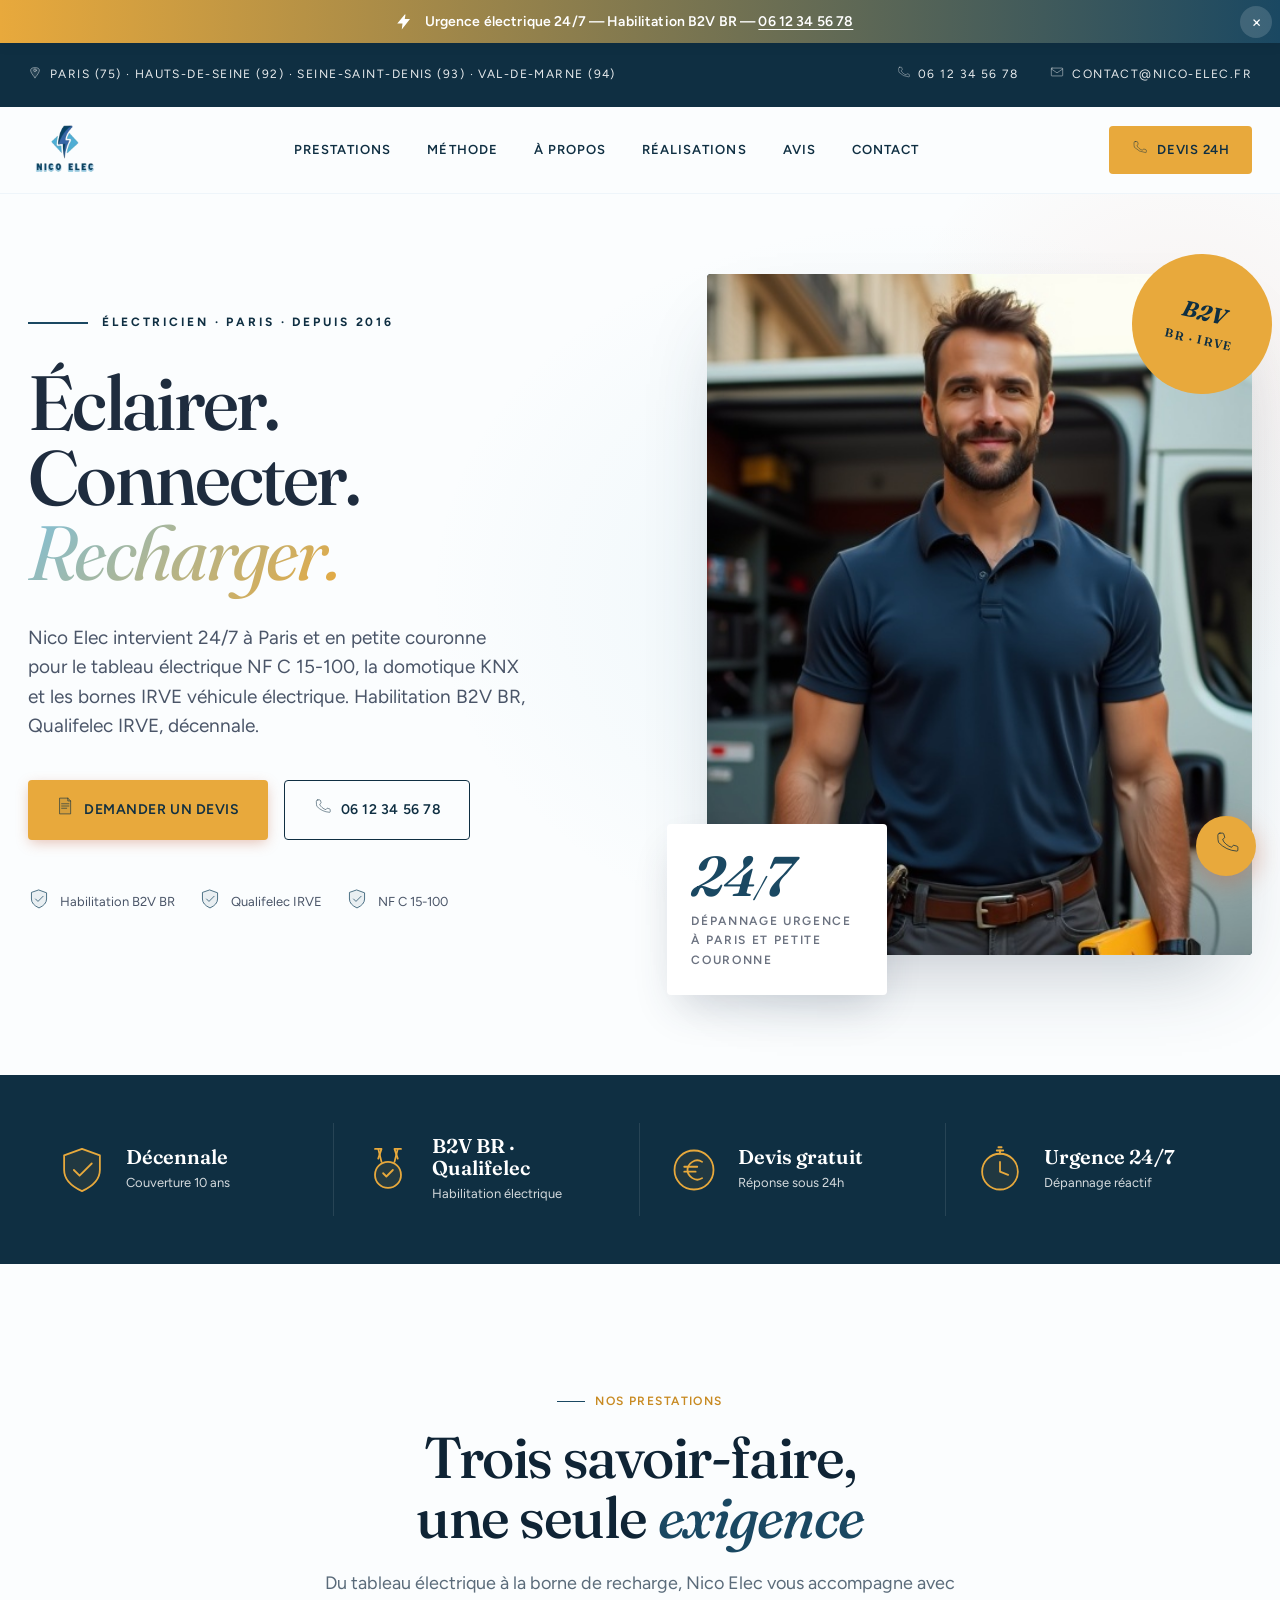
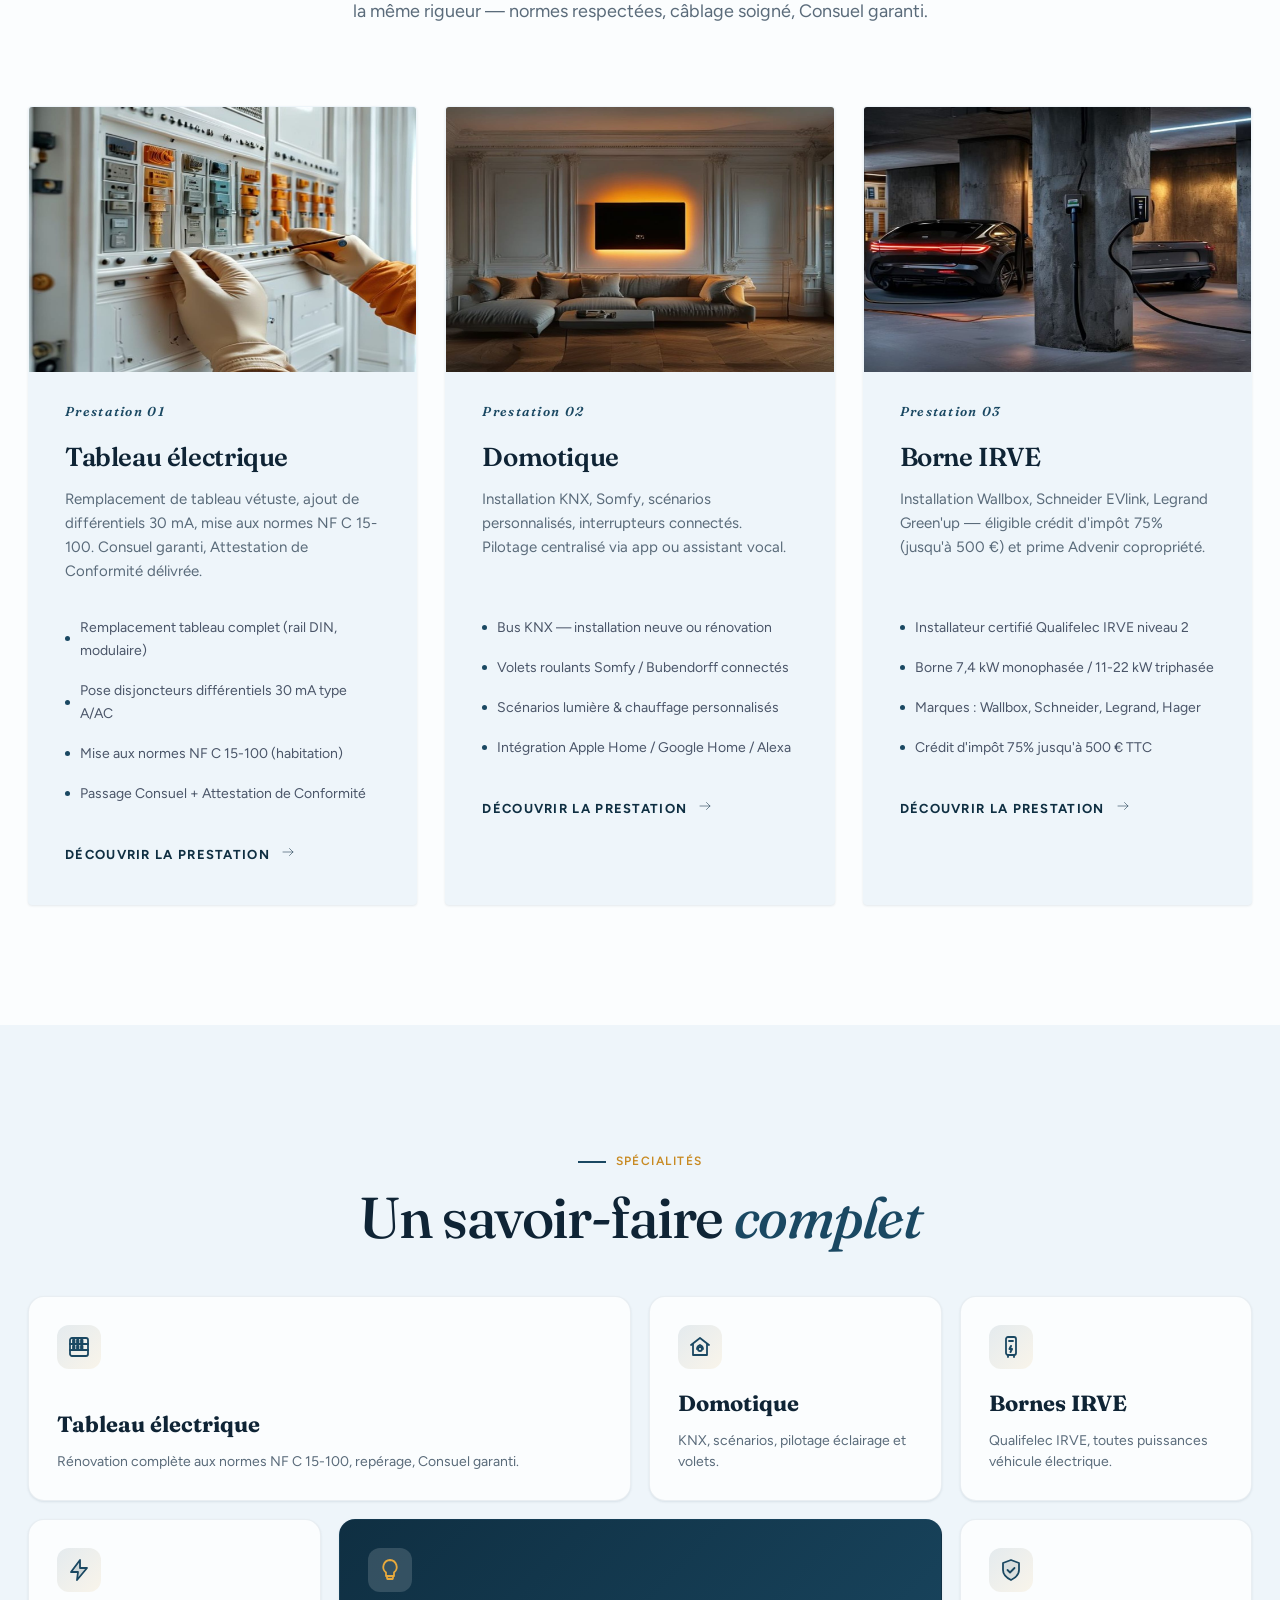
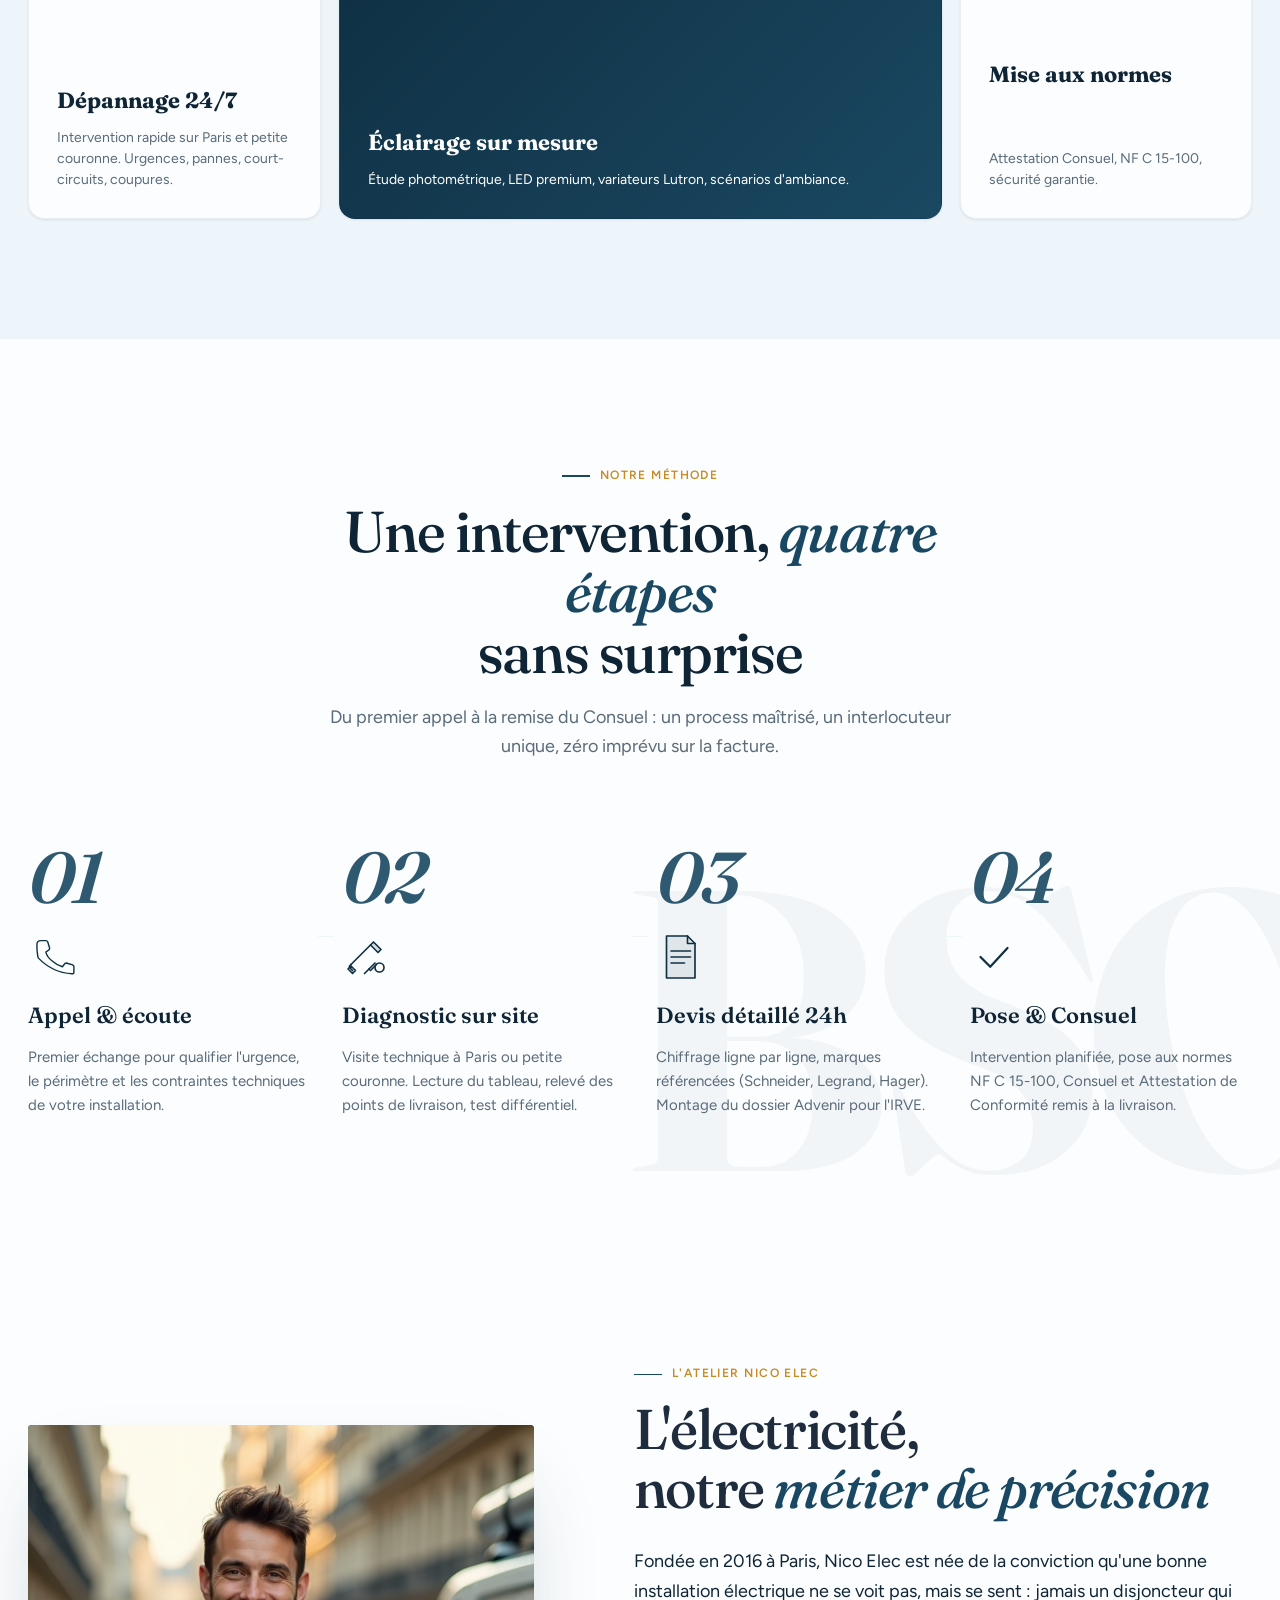
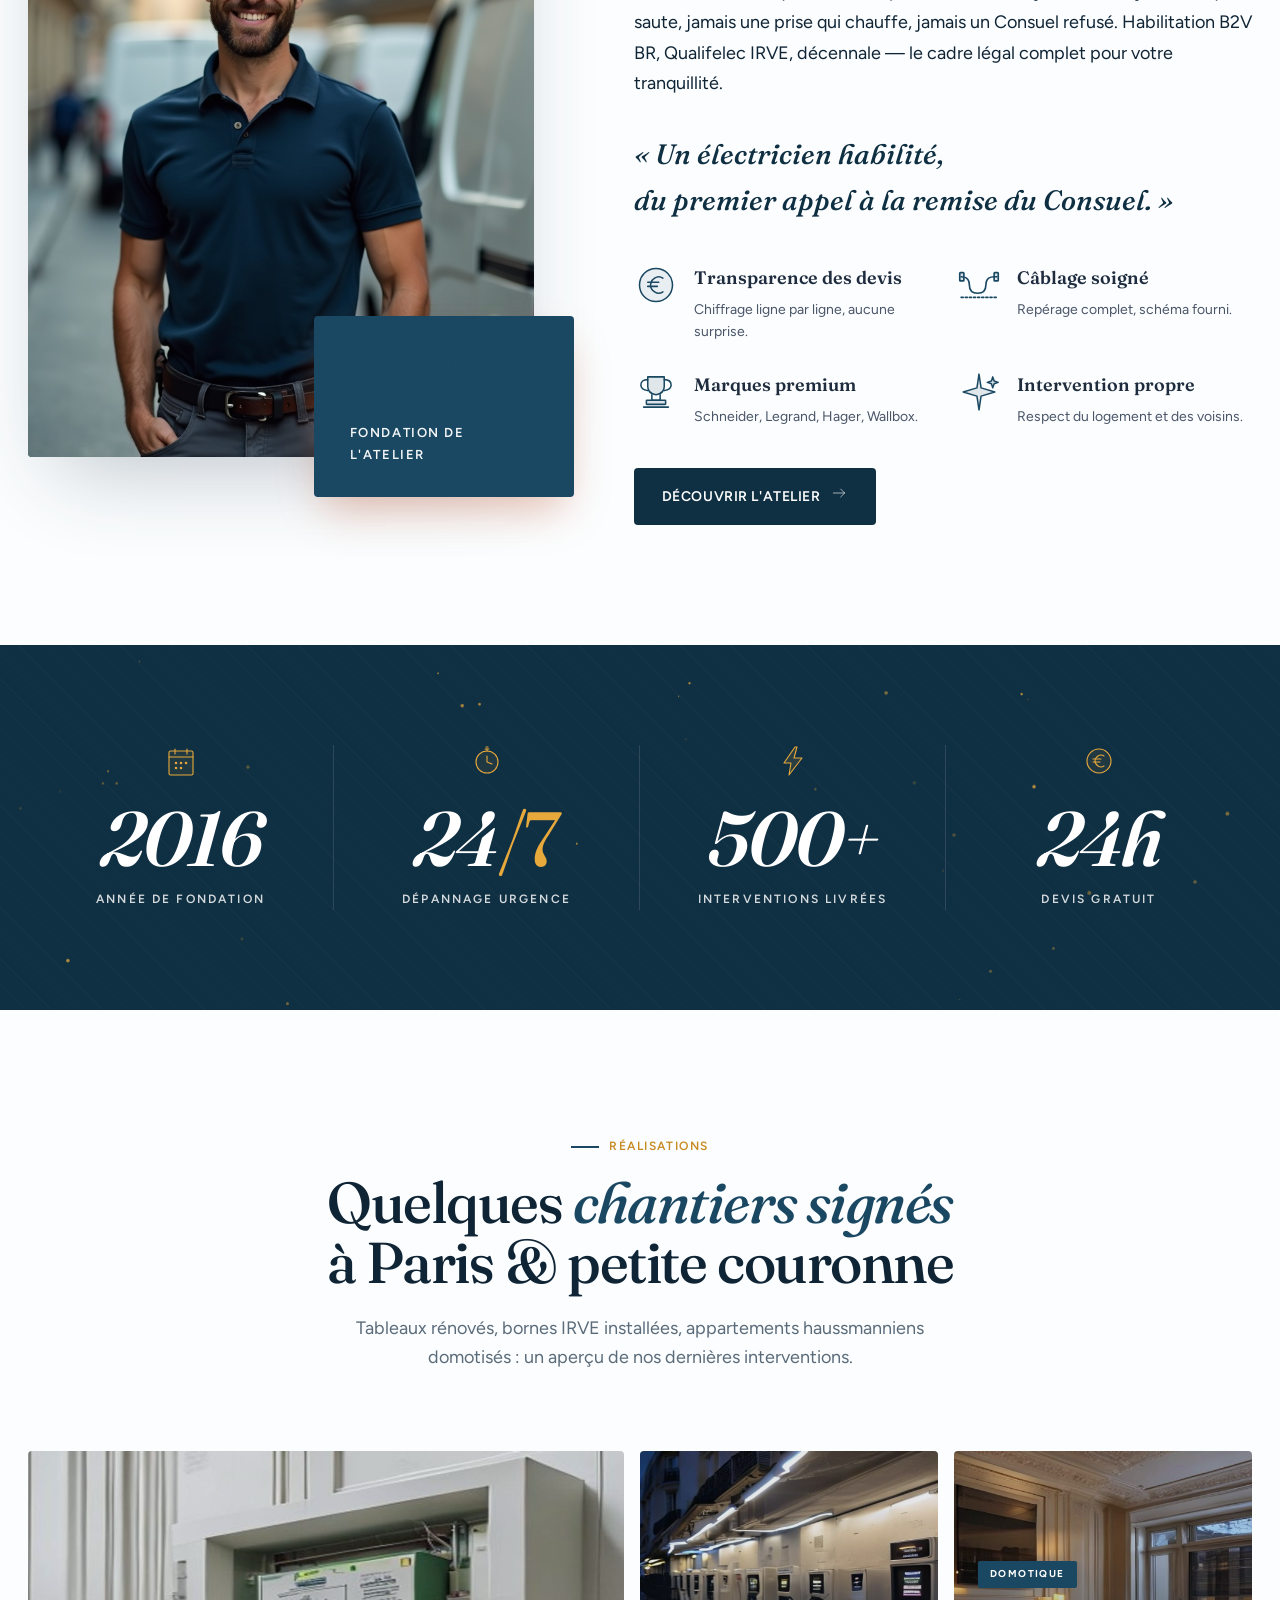
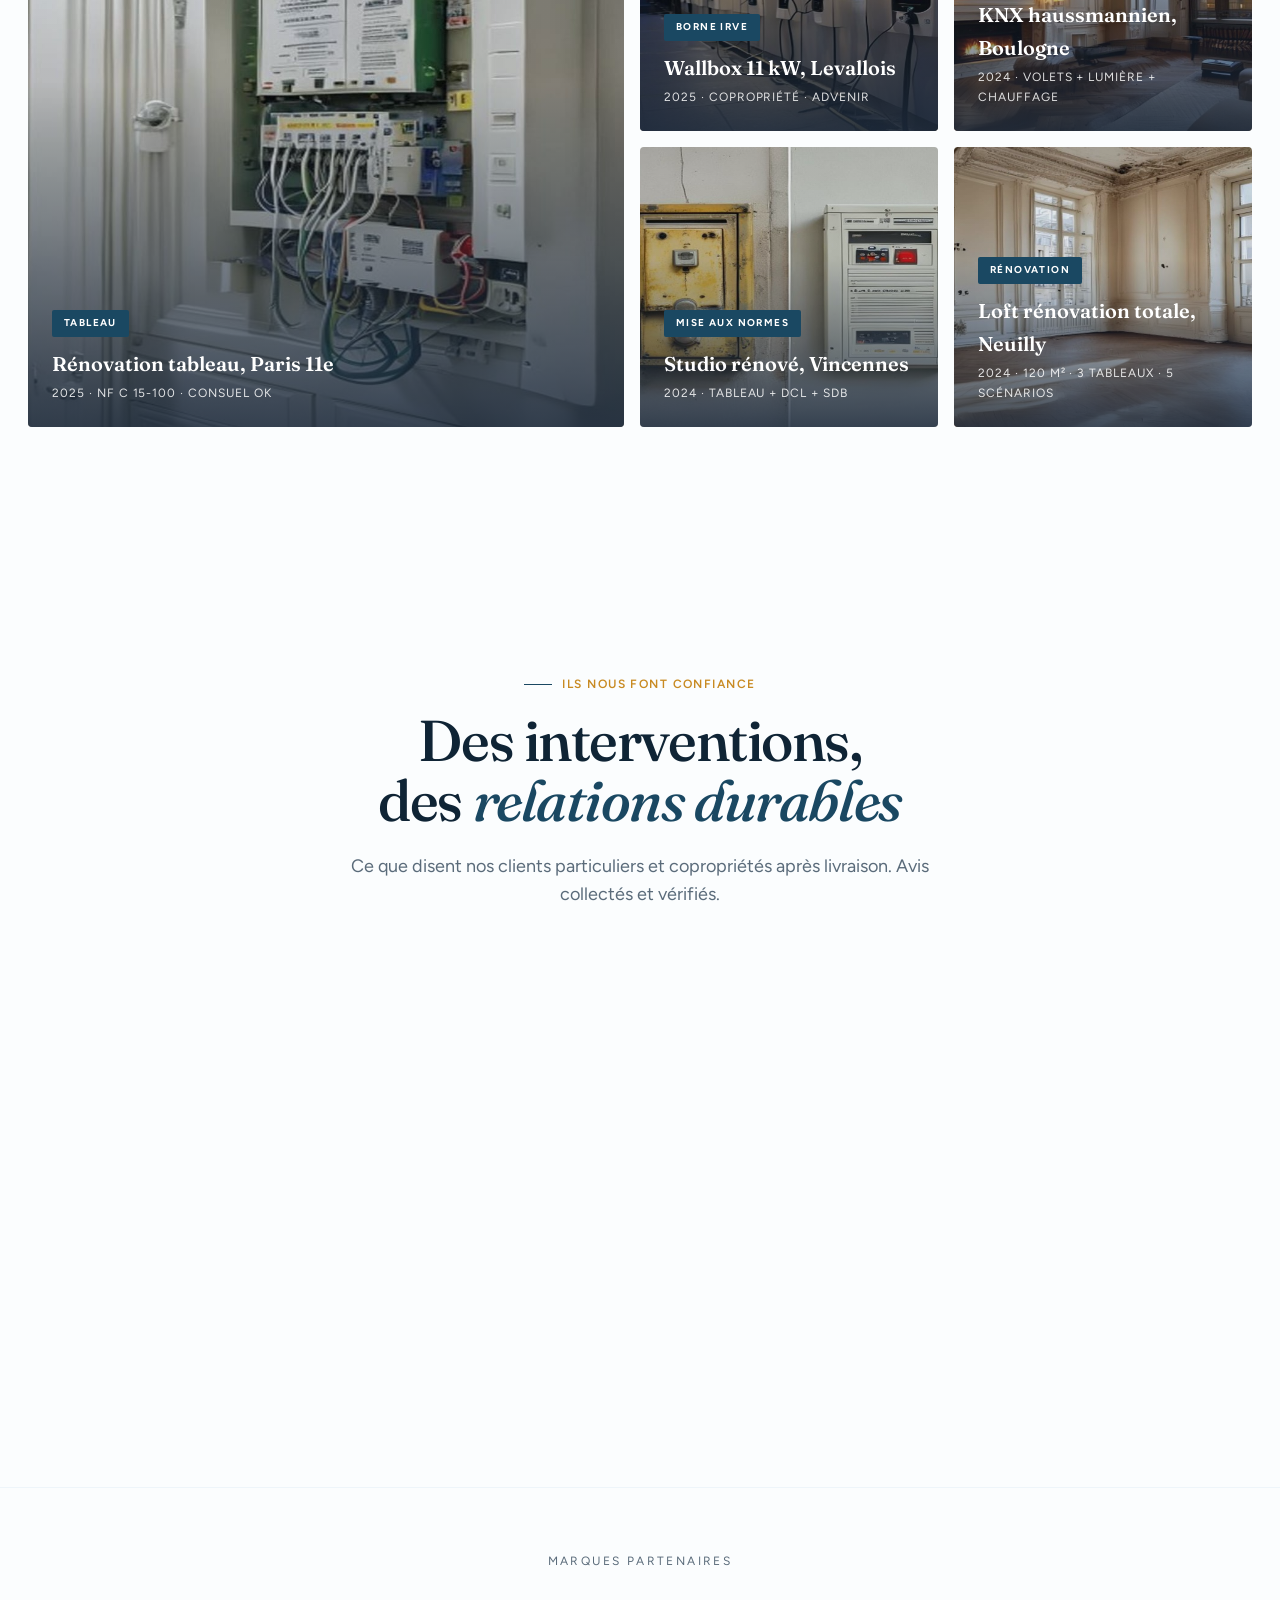
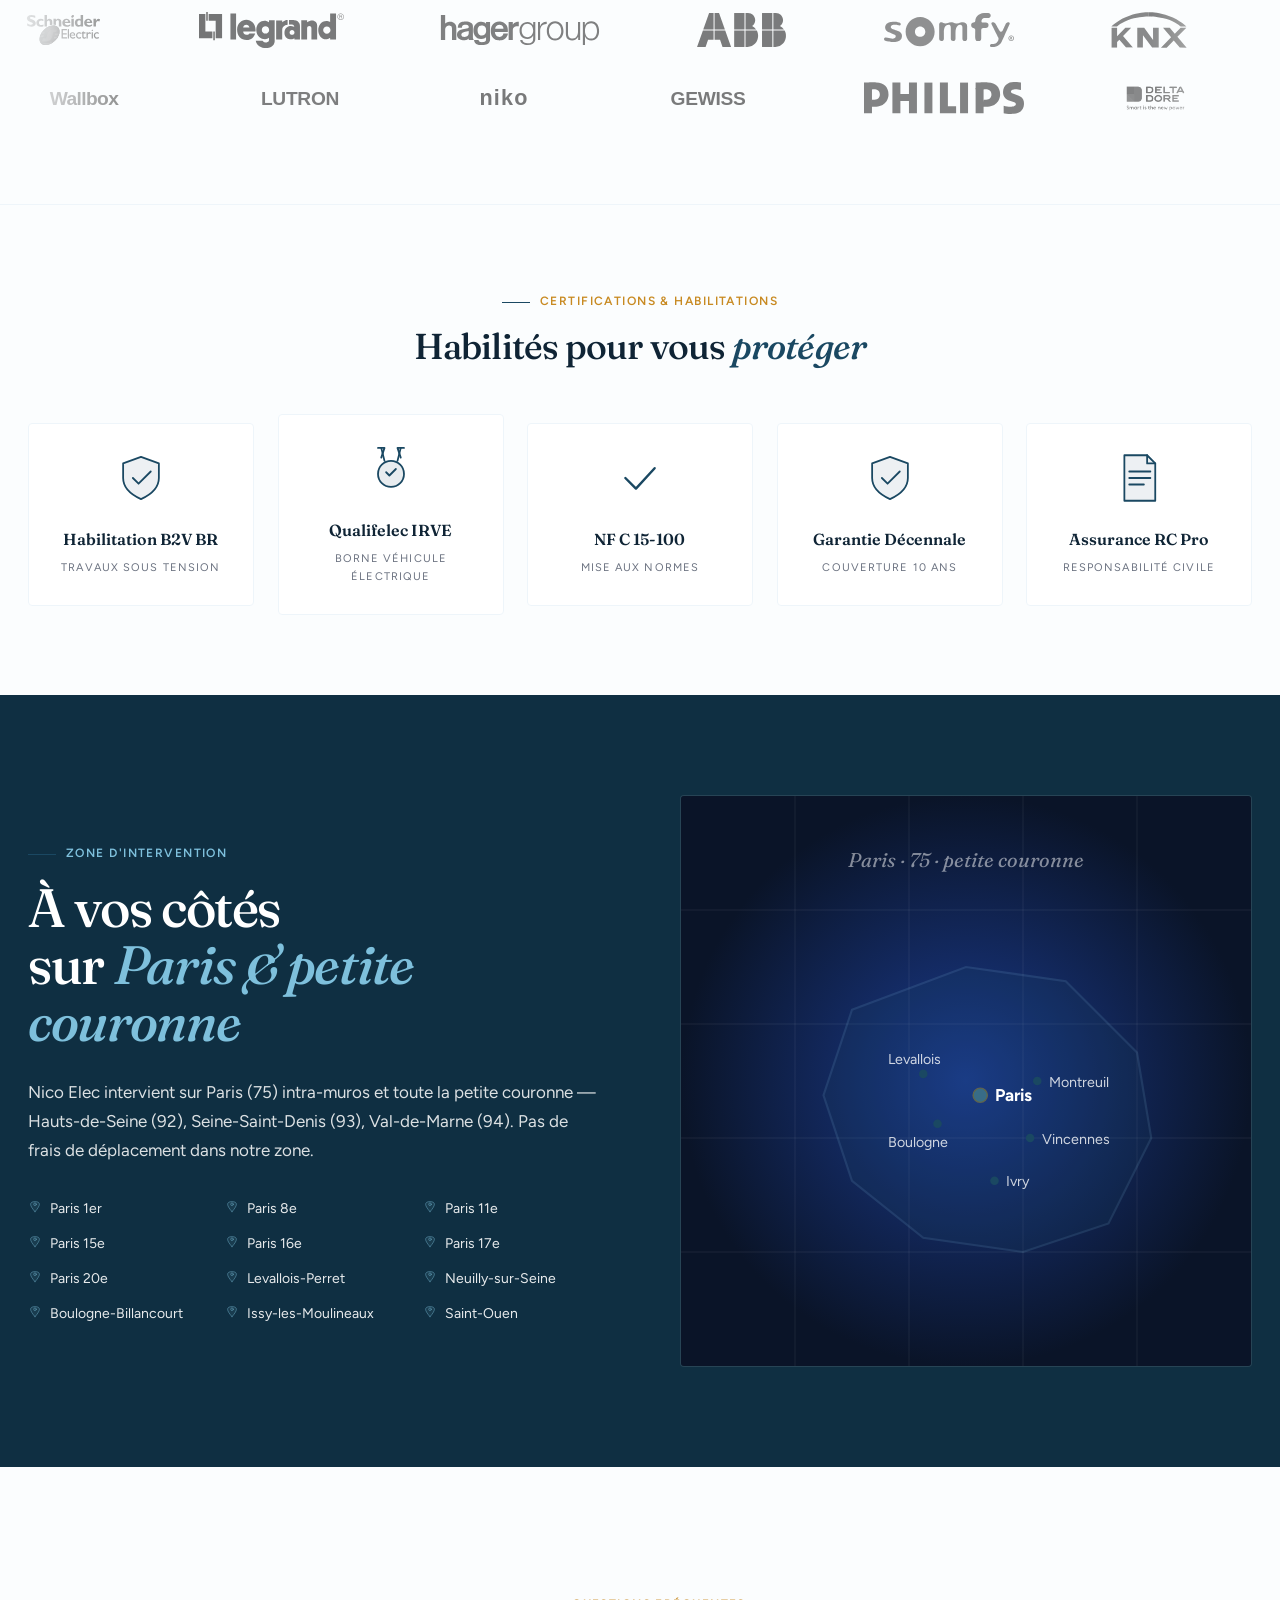
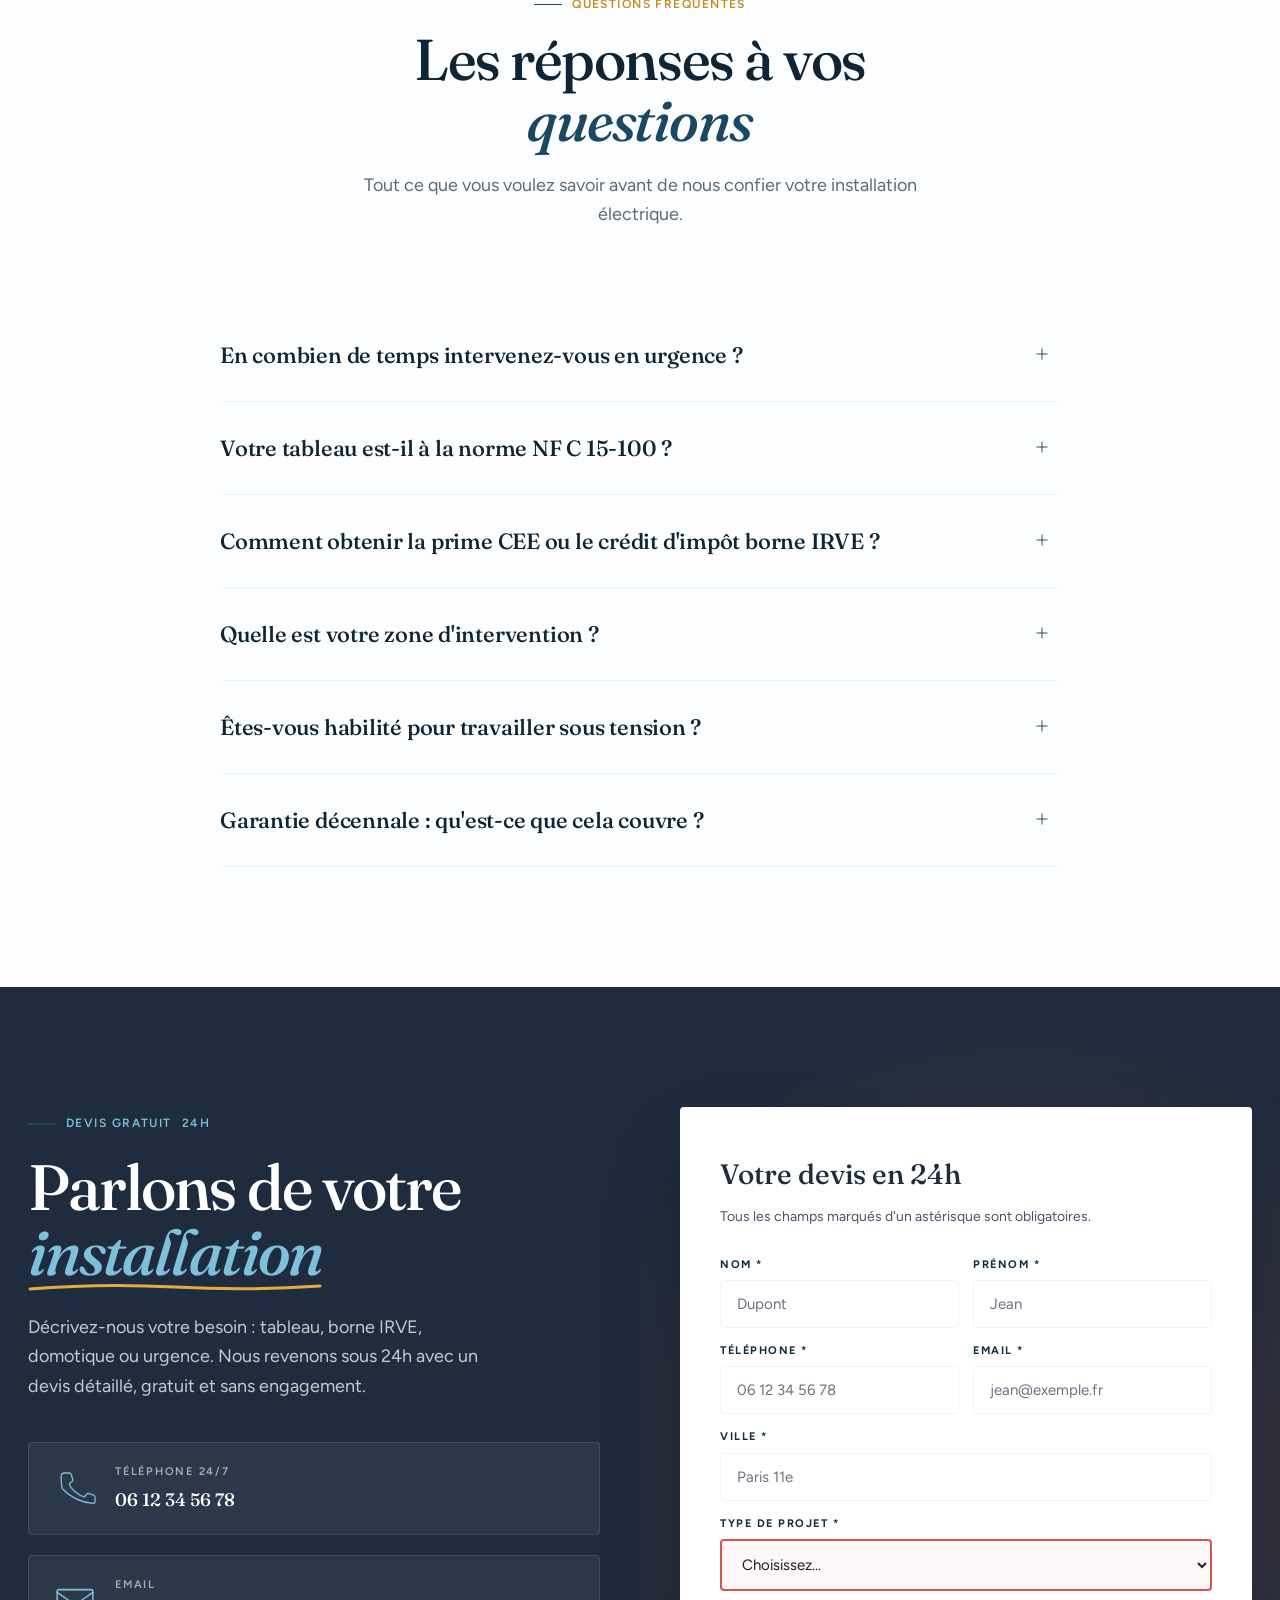
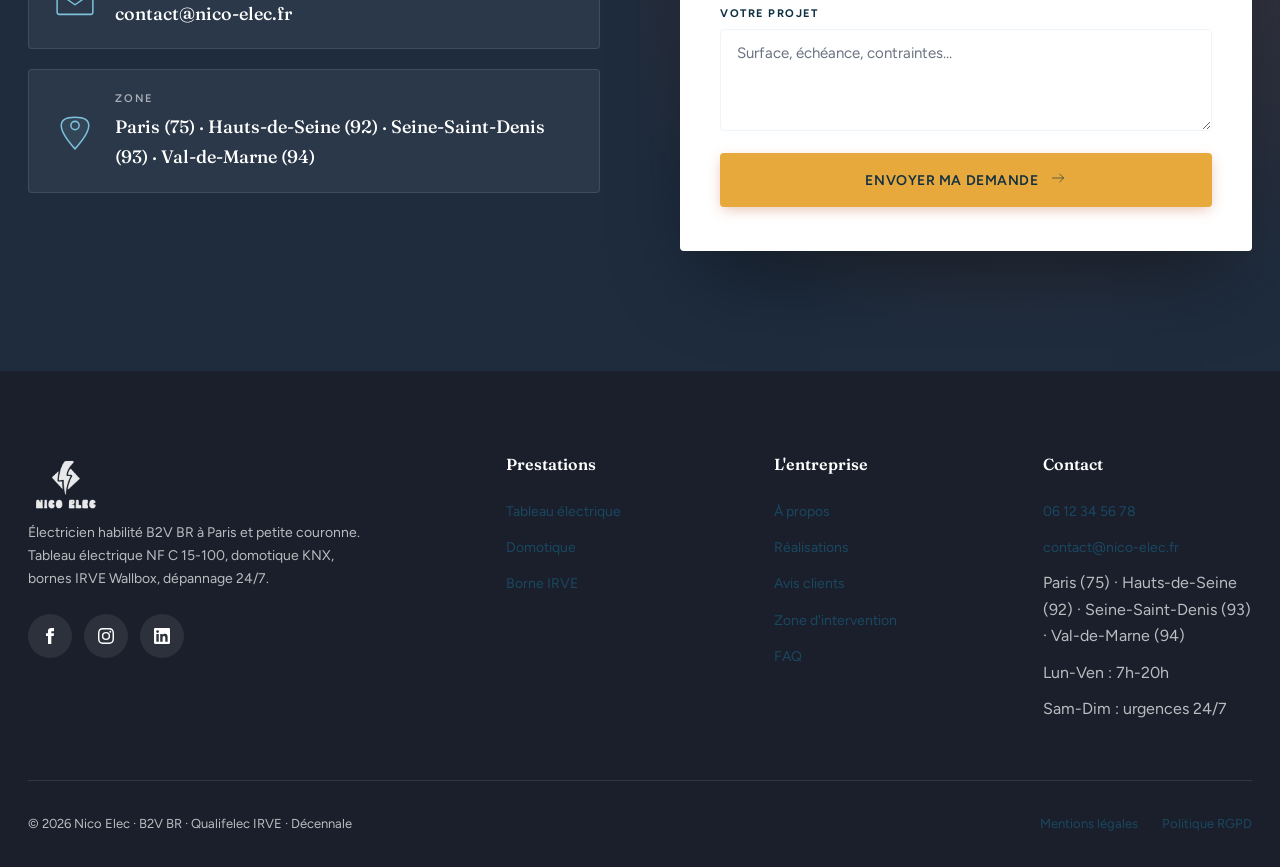
<file: index.html>
<!DOCTYPE html>
<html lang="fr">
<head>
<meta charset="UTF-8" />
<meta name="viewport" content="width=device-width,initial-scale=1" />

<!-- Page-specific meta (optional, consumed by apply-config.js) -->
<meta name="page-title" content="Accueil" />
<meta name="page-desc"  content="Électricien habilité B2V BR à Paris — tableau électrique NF C 15-100, domotique KNX, bornes IRVE, dépannage 24/7. Devis gratuit sous 24h." />

<title>Accueil</title>
<meta name="description" content="" />
<meta name="robots" content="index, follow, max-image-preview:large" />
<meta name="author" data-c="og-site" content="" />
<meta name="theme-color" content="#0066FF" />

<link rel="canonical" data-c="canonical" href="/" />
<meta property="og:type" content="website" />
<meta property="og:locale" content="fr_FR" />
<meta property="og:title"       data-c="og-title"       content="" />
<meta property="og:description" data-c="og-description" content="" />
<meta property="og:url"         data-c="og-url"         content="" />
<meta property="og:site_name"   data-c="og-site"        content="" />

<link rel="preconnect" href="https://fonts.googleapis.com" />
<link rel="preconnect" href="https://fonts.gstatic.com" crossorigin />
<link href="https://fonts.googleapis.com/css2?family=Fraunces:ital,opsz,wght@0,9..144,400;0,9..144,500;0,9..144,600;0,9..144,700;0,9..144,800;1,9..144,400&family=Figtree:wght@400;500;600;700;800&display=swap" rel="stylesheet" />
<link rel="stylesheet" href="assets/css/bso.css?v=2026042301" />
<link rel="stylesheet" href="assets/css/sobre.css?v=2026042301" />
<link rel="stylesheet" href="assets/css/21st.css?v=2026042303" />

<!-- JSON-LD placeholder — replaced by apply-config.js with auto-generated @graph -->
<script type="application/ld+json" data-c="json-ld">{}</script>
</head>
<body>

<!-- STICKY BANNER URGENCE -->
<div class="st-banner" role="region" aria-label="Urgence électrique">
  <span class="st-banner-ico" aria-hidden="true"><svg viewBox="0 0 24 24" fill="currentColor"><path d="M13 2L3 14h7l-1 8 11-14h-7l1-6z"/></svg></span>
  <span>Urgence électrique 24/7 — Habilitation B2V BR — <a href="tel:+33612345678">06 12 34 56 78</a></span>
  <button class="st-banner-close" aria-label="Fermer la bannière">&times;</button>
</div>

<!-- TOPBAR -->
<div class="topbar">
  <div class="container topbar-inner">
    <div class="topbar-item"><span id="ic-pin1"></span> <span data-c="zone-resume"></span></div>
    <div style="display:flex; gap: 32px;">
      <a data-c="tel-link" href="#" class="topbar-item"><span id="ic-ph1"></span> <span data-c="tel"></span></a>
      <a data-c="email-link" href="#" class="topbar-item"><span id="ic-m1"></span> <span data-c="email"></span></a>
    </div>
  </div>
</div>

<!-- NAVBAR -->
<nav class="nav" id="nav">
  <div class="container nav-inner">
    <a href="index.html" class="nav-logo"><span class="brand-logo" data-c="brand-logo"></span></a>
    <div class="nav-menu">
      <div class="nav-drop">
        <a href="#services" class="nav-link">Prestations</a>
        <div class="nav-drop-menu" data-c="nav-drop"></div>
      </div>
      <a href="#process" class="nav-link">Méthode</a>
      <a href="a-propos.html" class="nav-link">À propos</a>
      <a href="#realizations" class="nav-link">Réalisations</a>
      <a href="#testimonials" class="nav-link">Avis</a>
      <a href="contact.html" class="nav-link">Contact</a>
    </div>
    <a href="contact.html" class="nav-cta"><span id="ic-ph2"></span> <span data-c="cta-label">Devis gratuit</span></a>
    <button class="nav-burger" id="navBurger" aria-label="Menu"><span id="ic-burger"></span></button>
  </div>
</nav>

<!-- MOBILE DRAWER -->
<aside class="mobile-drawer" id="mobileDrawer">
  <div class="mobile-drawer-head">
    <span class="brand-logo" data-c="brand-logo" style="font-size:22px;"></span>
    <button class="mobile-drawer-close" id="drawerClose" aria-label="Fermer"><span id="ic-close"></span></button>
  </div>
  <nav class="mobile-drawer-menu" data-c="drawer-nav"></nav>
  <div class="mobile-drawer-cta">
    <a data-c="tel-link" href="#" class="btn btn-primary" style="width:100%;"><span data-c="tel"></span></a>
  </div>
</aside>

<!-- HERO -->
<section class="hero">
  <div class="hero-ambient" aria-hidden="true"></div>
  <div class="container hero-grid">
    <div class="hero-text">
      <div class="hero-kicker reveal">
        <span class="hero-kicker-line"></span>
        <span class="hero-kicker-text"><span data-c="metier"></span> · <span data-c="ville"></span> · Depuis <span data-c="depuis"></span></span>
      </div>
      <h1 class="reveal d-1">Éclairer.<br/>Connecter.<br/><em>Recharger.</em></h1>
      <p class="hero-lead reveal d-2"><span data-c="nom"></span> intervient 24/7 à Paris et en petite couronne pour le tableau électrique NF C 15-100, la domotique KNX et les bornes IRVE véhicule électrique. Habilitation B2V BR, Qualifelec IRVE, décennale.</p>
      <div class="hero-actions reveal d-3">
        <a href="contact.html" class="btn btn-primary"><span id="ic-doc1"></span> Demander un devis</a>
        <a data-c="tel-link" href="#" class="btn btn-outline"><span id="ic-ph3"></span> <span data-c="tel"></span></a>
      </div>
      <div class="hero-badges reveal d-4" data-c="hero-badges"></div>
    </div>
    <div class="hero-visual reveal-scale d-2">
      <div class="hero-img-main"><img src="assets/img/hero-chantier.jpg" alt="Électricien Nico Elec intervenant sur un chantier à Paris" loading="eager" /></div>
      <div class="hero-stamp"><div class="hero-stamp-center" data-c="hero-stamp">B2V<br/><span style="font-size:12px; letter-spacing:0.1em; font-style:normal; font-weight:600;">BR · IRVE</span></div></div>
      <div class="hero-img-overlay">
        <div class="hero-img-overlay-num"><em>24<span style="font-size:.45em;">/</span>7</em></div>
        <div class="hero-img-overlay-label">dépannage urgence à Paris et petite couronne</div>
      </div>
    </div>
  </div>
</section>

<!-- BANDE ATOUTS -->
<section class="strip-atouts">
  <div class="container atouts-grid" data-c="atouts-grid"></div>
</section>

<!-- SERVICES -->
<section class="s services" id="services">
  <div class="container">
    <div class="s-head reveal">
      <span class="eyebrow">Nos prestations</span>
      <h2>Trois savoir-faire,<br/>une seule <em>exigence</em></h2>
      <p>Du tableau électrique à la borne de recharge, <span data-c="nom"></span> vous accompagne avec la même rigueur — normes respectées, câblage soigné, Consuel garanti.</p>
    </div>
    <div class="services-grid" data-c="services-grid"></div>
  </div>
</section>

<!-- BENTO SERVICES -->
<section class="s bento-services">
  <div class="container">
    <div class="s-head reveal">
      <span class="eyebrow">Spécialités</span>
      <h2>Un savoir-faire <em>complet</em></h2>
    </div>
    <div class="bento-grid">
      <div class="bento-card bc-large">
        <span class="bento-ico" aria-hidden="true"><svg viewBox="0 0 24 24" fill="none" stroke="currentColor" stroke-width="1.8" stroke-linecap="round" stroke-linejoin="round"><rect x="3" y="3" width="18" height="18" rx="2"/><path d="M3 9h18M3 15h18"/><rect x="6" y="5" width="1.5" height="2.5" fill="currentColor"/><rect x="10" y="5" width="1.5" height="2.5" fill="currentColor"/><rect x="14" y="5" width="1.5" height="2.5" fill="currentColor"/><rect x="6" y="11" width="1.5" height="2.5" fill="currentColor"/><rect x="10" y="11" width="1.5" height="2.5" fill="currentColor"/><rect x="14" y="11" width="1.5" height="2.5" fill="currentColor"/></svg></span>
        <div><h3>Tableau électrique</h3><p>Rénovation complète aux normes NF C 15-100, repérage, Consuel garanti.</p></div>
      </div>
      <div class="bento-card">
        <span class="bento-ico" aria-hidden="true"><svg viewBox="0 0 24 24" fill="none" stroke="currentColor" stroke-width="1.8" stroke-linecap="round" stroke-linejoin="round"><path d="M3 10 L12 3 L21 10"/><path d="M5 9 L5 20 L19 20 L19 9"/><circle cx="12" cy="14" r="2"/><path d="M12 10 Q9 11 9 14 M12 10 Q15 11 15 14"/></svg></span>
        <h3>Domotique</h3><p>KNX, scénarios, pilotage éclairage et volets.</p>
      </div>
      <div class="bento-card">
        <span class="bento-ico" aria-hidden="true"><svg viewBox="0 0 24 24" fill="none" stroke="currentColor" stroke-width="1.8" stroke-linecap="round" stroke-linejoin="round"><rect x="7" y="2" width="10" height="18" rx="2"/><path d="M10 6h4"/><path d="M12 11 L10.5 14 H13 L11.5 17" stroke-width="2"/><path d="M9 20 L9 22 M15 20 L15 22"/></svg></span>
        <h3>Bornes IRVE</h3><p>Qualifelec IRVE, toutes puissances véhicule électrique.</p>
      </div>
      <div class="bento-card bc-tall">
        <span class="bento-ico" aria-hidden="true"><svg viewBox="0 0 24 24" fill="none" stroke="currentColor" stroke-width="1.8" stroke-linecap="round" stroke-linejoin="round"><path d="M13 2 L4 14 L11 14 L10 22 L20 10 L13 10 Z" fill="currentColor" fill-opacity="0.15"/></svg></span>
        <div><h3>Dépannage 24/7</h3><p>Intervention rapide sur Paris et petite couronne. Urgences, pannes, court-circuits, coupures.</p></div>
      </div>
      <div class="bento-card bc-wide">
        <span class="bento-ico" aria-hidden="true"><svg viewBox="0 0 24 24" fill="none" stroke="currentColor" stroke-width="1.8" stroke-linecap="round" stroke-linejoin="round"><path d="M9 18 h6 v2 a1 1 0 0 1 -1 1 h-4 a1 1 0 0 1 -1 -1 Z" fill="currentColor" fill-opacity="0.2"/><path d="M12 2 a7 7 0 0 1 4 12.5 V18 h-8 v-3.5 A7 7 0 0 1 12 2 Z"/><path d="M10 21 h4"/></svg></span>
        <div><h3>Éclairage sur mesure</h3><p>Étude photométrique, LED premium, variateurs Lutron, scénarios d'ambiance.</p></div>
      </div>
      <div class="bento-card">
        <span class="bento-ico" aria-hidden="true"><svg viewBox="0 0 24 24" fill="none" stroke="currentColor" stroke-width="1.8" stroke-linecap="round" stroke-linejoin="round"><path d="M12 2 L20 5 V12 Q20 18 12 22 Q4 18 4 12 V5 Z" fill="currentColor" fill-opacity="0.1"/><path d="M8.5 12 L11 14.5 L15.5 10"/></svg></span>
        <h3>Mise aux normes</h3><p>Attestation Consuel, NF C 15-100, sécurité garantie.</p>
      </div>
    </div>
  </div>
</section>

<!-- PROCESSUS -->
<section class="s process" id="process">
  <div class="spotlight" aria-hidden="true"></div>
  <div class="container">
    <div class="s-head reveal">
      <span class="eyebrow">Notre méthode</span>
      <h2>Une intervention, <em>quatre étapes</em><br/>sans surprise</h2>
      <p>Du premier appel à la remise du Consuel : un process maîtrisé, un interlocuteur unique, zéro imprévu sur la facture.</p>
    </div>
    <div class="process-grid" data-c="process-grid"></div>
  </div>
</section>

<!-- À PROPOS -->
<section class="s about" id="about">
  <div class="container about-grid">
    <div class="about-visual reveal-left">
      <div class="about-img"><img src="assets/img/about-artisan.jpg" alt="Nico Elec — électricien Paris en intervention" /></div>
      <div class="about-card"><div class="about-card-num" data-c="depuis"></div><div class="about-card-label">Fondation de l'atelier</div></div>
    </div>
    <div class="about-content reveal-right">
      <span class="eyebrow">L'atelier Nico Elec</span>
      <h2>L'électricité,<br/>notre <em>métier de précision</em></h2>
      <p class="about-lead">Fondée en <span data-c="depuis"></span> à Paris, <span data-c="nom"></span> est née de la conviction qu'une bonne installation électrique ne se voit pas, mais se sent : jamais un disjoncteur qui saute, jamais une prise qui chauffe, jamais un Consuel refusé. Habilitation B2V BR, Qualifelec IRVE, décennale — le cadre légal complet pour votre tranquillité.</p>
      <p class="about-signature">« Un électricien habilité,<br/>du premier appel à la remise du Consuel. »</p>
      <div class="about-features">
        <div class="about-feature"><span class="about-feature-icon" id="ic-af1"></span><div><h5>Transparence des devis</h5><p>Chiffrage ligne par ligne, aucune surprise.</p></div></div>
        <div class="about-feature"><span class="about-feature-icon" id="ic-af2"></span><div><h5>Câblage soigné</h5><p>Repérage complet, schéma fourni.</p></div></div>
        <div class="about-feature"><span class="about-feature-icon" id="ic-af3"></span><div><h5>Marques premium</h5><p>Schneider, Legrand, Hager, Wallbox.</p></div></div>
        <div class="about-feature"><span class="about-feature-icon" id="ic-af4"></span><div><h5>Intervention propre</h5><p>Respect du logement et des voisins.</p></div></div>
      </div>
      <a href="a-propos.html" class="btn btn-dark">Découvrir l'atelier <span id="ic-af5"></span></a>
    </div>
  </div>
</section>

<!-- STATS -->
<section class="stats">
  <canvas class="sparkles-canvas" aria-hidden="true"></canvas>
  <div class="container stats-grid">
    <div class="stat reveal d-1"><span class="stat-icon" id="ic-stt1"></span><div class="stat-num" data-count="2016">2016</div><div class="stat-label">Année de fondation</div></div>
    <div class="stat reveal d-2"><span class="stat-icon" id="ic-stt2"></span><div class="stat-num">24<em>/7</em></div><div class="stat-label">Dépannage urgence</div></div>
    <div class="stat reveal d-3"><span class="stat-icon" id="ic-stt3"></span><div class="stat-num"><span data-count="500">500</span>+</div><div class="stat-label">Interventions livrées</div></div>
    <div class="stat reveal d-4"><span class="stat-icon" id="ic-stt4"></span><div class="stat-num"><span data-count="24">24</span>h</div><div class="stat-label">Devis gratuit</div></div>
  </div>
</section>

<!-- RÉALISATIONS -->
<section class="s realizations" id="realizations">
  <div class="container">
    <div class="s-head reveal">
      <span class="eyebrow">Réalisations</span>
      <h2>Quelques <em>chantiers signés</em><br/>à Paris &amp; petite couronne</h2>
      <p>Tableaux rénovés, bornes IRVE installées, appartements haussmanniens domotisés : un aperçu de nos dernières interventions.</p>
    </div>
    <div class="realizations-grid" data-c="realizations-grid"></div>
  </div>
</section>

<!-- TÉMOIGNAGES -->
<section class="s testimonials" id="testimonials">
  <div class="container">
    <div class="s-head reveal">
      <span class="eyebrow">Ils nous font confiance</span>
      <h2>Des interventions,<br/>des <em>relations durables</em></h2>
      <p>Ce que disent nos clients particuliers et copropriétés après livraison. Avis collectés et vérifiés.</p>
    </div>
    <div class="testi-grid" data-c="testi-grid"></div>
  </div>
</section>

<!-- MARQUEE BRANDS -->
<section class="marquee-brands">
  <div class="mq-label">Marques partenaires</div>
  <div class="mq-row">
    <div class="mq-track">
      <span class="mq-item"><img src="assets/img/marques/schneider.svg" alt="Schneider Electric" loading="lazy" /></span>
      <span class="mq-item"><img src="assets/img/marques/legrand.svg" alt="Legrand" loading="lazy" /></span>
      <span class="mq-item"><img src="assets/img/marques/hager.svg" alt="Hager" loading="lazy" /></span>
      <span class="mq-item"><img src="assets/img/marques/abb.svg" alt="ABB" loading="lazy" /></span>
      <span class="mq-item"><img src="assets/img/marques/somfy.svg" alt="Somfy" loading="lazy" /></span>
      <span class="mq-item"><img src="assets/img/marques/knx.svg" alt="KNX" loading="lazy" /></span>
      <span class="mq-item"><img src="assets/img/marques/siemens.svg" alt="Siemens" loading="lazy" /></span>
      <span class="mq-item"><img src="assets/img/marques/eaton.svg" alt="Eaton" loading="lazy" /></span>
    </div>
  </div>
  <div class="mq-row mq-reverse">
    <div class="mq-track">
      <span class="mq-item"><img src="assets/img/marques/wallbox.svg" alt="Wallbox" loading="lazy" /></span>
      <span class="mq-item"><img src="assets/img/marques/lutron.svg" alt="Lutron" loading="lazy" /></span>
      <span class="mq-item"><img src="assets/img/marques/niko.svg" alt="Niko" loading="lazy" /></span>
      <span class="mq-item"><img src="assets/img/marques/gewiss.svg" alt="Gewiss" loading="lazy" /></span>
      <span class="mq-item"><img src="assets/img/marques/philips.svg" alt="Philips" loading="lazy" /></span>
      <span class="mq-item"><img src="assets/img/marques/delta-dore.png" alt="Delta Dore" loading="lazy" /></span>
      <span class="mq-item"><img src="assets/img/marques/celiane.svg" alt="Légrand Céliane" loading="lazy" /></span>
      <span class="mq-item"><img src="assets/img/marques/odace.svg" alt="Schneider Odace" loading="lazy" /></span>
    </div>
  </div>
</section>

<!-- CERTIFICATIONS -->
<section class="certs">
  <div class="container">
    <div class="s-head reveal" style="margin-bottom:48px;">
      <span class="eyebrow">Certifications &amp; habilitations</span>
      <h2 style="font-size:36px;">Habilités pour vous <em>protéger</em></h2>
    </div>
    <div class="certs-grid" data-c="certs-grid"></div>
  </div>
</section>

<!-- ZONE -->
<section class="zone" id="zone">
  <div class="container zone-grid">
    <div class="zone-content reveal-left">
      <span class="eyebrow" style="color:var(--brick-light);">Zone d'intervention</span>
      <h2>À vos côtés<br/>sur <em>Paris &amp; petite couronne</em></h2>
      <p class="zone-lead"><span data-c="nom"></span> intervient sur Paris (75) intra-muros et toute la petite couronne — Hauts-de-Seine (92), Seine-Saint-Denis (93), Val-de-Marne (94). Pas de frais de déplacement dans notre zone.</p>
      <ul class="zone-cities" data-c="zone-cities"></ul>
    </div>
    <div class="zone-map reveal-right">
      <svg class="zone-map-svg" viewBox="0 0 400 400" xmlns="http://www.w3.org/2000/svg">
        <defs><radialGradient id="mapBg" cx="50%" cy="50%"><stop offset="0%" stop-color="#1a3a8c"/><stop offset="100%" stop-color="#0a1428"/></radialGradient></defs>
        <rect width="400" height="400" fill="url(#mapBg)"/>
        <g stroke="rgba(255,255,255,0.05)" stroke-width="1">
          <line x1="0" y1="80" x2="400" y2="80"/><line x1="0" y1="160" x2="400" y2="160"/><line x1="0" y1="240" x2="400" y2="240"/><line x1="0" y1="320" x2="400" y2="320"/>
          <line x1="80" y1="0" x2="80" y2="400"/><line x1="160" y1="0" x2="160" y2="400"/><line x1="240" y1="0" x2="240" y2="400"/><line x1="320" y1="0" x2="320" y2="400"/>
        </g>
        <path class="region" d="M120,150 L200,120 L270,130 L320,180 L330,240 L300,300 L240,320 L170,310 L120,270 L100,210 Z" fill="rgba(0,102,255,0.15)" stroke="rgba(0,102,255,0.4)" stroke-width="1.5"/>
        <g><circle cx="210" cy="210" r="5" class="pin" fill="#FFB800"/><circle cx="210" cy="210" r="5" class="pin-pulse" fill="none" stroke="#FFB800"/><text x="220" y="214" font-family="Figtree" font-size="12" fill="#fff" font-weight="700">Paris</text></g>
        <g><circle cx="170" cy="195" r="3" class="pin" fill="#fff"/><text x="145" y="188" font-family="Figtree" font-size="10" fill="rgba(255,255,255,0.8)">Levallois</text></g>
        <g><circle cx="180" cy="230" r="3" class="pin" fill="#fff"/><text x="145" y="246" font-family="Figtree" font-size="10" fill="rgba(255,255,255,0.8)">Boulogne</text></g>
        <g><circle cx="250" cy="200" r="3" class="pin" fill="#fff"/><text x="258" y="204" font-family="Figtree" font-size="10" fill="rgba(255,255,255,0.8)">Montreuil</text></g>
        <g><circle cx="245" cy="240" r="3" class="pin" fill="#fff"/><text x="253" y="244" font-family="Figtree" font-size="10" fill="rgba(255,255,255,0.8)">Vincennes</text></g>
        <g><circle cx="220" cy="270" r="3" class="pin" fill="#fff"/><text x="228" y="274" font-family="Figtree" font-size="10" fill="rgba(255,255,255,0.8)">Ivry</text></g>
        <text x="200" y="50" text-anchor="middle" font-family="Fraunces" font-size="14" fill="rgba(255,255,255,0.5)" font-style="italic">Paris · 75 · petite couronne</text>
      </svg>
    </div>
  </div>
</section>

<!-- FAQ -->
<section class="s faq" id="faq">
  <div class="container">
    <div class="s-head reveal">
      <span class="eyebrow">Questions fréquentes</span>
      <h2>Les réponses à vos <em>questions</em></h2>
      <p>Tout ce que vous voulez savoir avant de nous confier votre installation électrique.</p>
    </div>
    <div class="faq-grid reveal" data-c="faq-grid"></div>
  </div>
</section>

<!-- CTA DEVIS -->
<section class="cta" id="contact">
  <div class="container cta-inner cta-grid">
    <div class="reveal-left">
      <span class="eyebrow" style="color:var(--brick-light);">Devis gratuit <span data-c="delai-devis"></span></span>
      <h2>Parlons de votre<br/><span class="hl"><em>installation</em><svg viewBox="0 0 300 12" preserveAspectRatio="none"><path d="M2,8 Q75,2 150,6 T298,5"/></svg></span></h2>
      <p class="cta-lead">Décrivez-nous votre besoin : tableau, borne IRVE, domotique ou urgence. Nous revenons sous <span data-c="delai-devis"></span> avec un devis détaillé, gratuit et sans engagement.</p>
      <div class="cta-contact-items">
        <a data-c="tel-link" href="#" class="cta-contact-item"><span class="cta-contact-icon" id="ic-cc1"></span><div><div class="cta-contact-label">Téléphone 24/7</div><div class="cta-contact-value" data-c="tel"></div></div></a>
        <a data-c="email-link" href="#" class="cta-contact-item"><span class="cta-contact-icon" id="ic-cc2"></span><div><div class="cta-contact-label">Email</div><div class="cta-contact-value" data-c="email"></div></div></a>
        <div class="cta-contact-item"><span class="cta-contact-icon" id="ic-cc3"></span><div><div class="cta-contact-label">Zone</div><div class="cta-contact-value" data-c="zone-resume"></div></div></div>
      </div>
    </div>
    <form class="cta-form reveal-right" onsubmit="event.preventDefault(); alert('Merci ! Votre demande a bien été envoyée.');">
      <h3>Votre devis en 24h</h3>
      <p>Tous les champs marqués d'un astérisque sont obligatoires.</p>
      <div class="form-grid">
        <div class="form-row"><div><label class="form-label">Nom *</label><input class="field" placeholder="Dupont" required /></div><div><label class="form-label">Prénom *</label><input class="field" placeholder="Jean" required /></div></div>
        <div class="form-row"><div><label class="form-label">Téléphone *</label><input class="field" type="tel" placeholder="06 12 34 56 78" required /></div><div><label class="form-label">Email *</label><input class="field" type="email" placeholder="jean@exemple.fr" required /></div></div>
        <div><label class="form-label">Ville *</label><input class="field" placeholder="Paris 11e" required /></div>
        <div><label class="form-label">Type de projet *</label><select class="field" data-c="form-projets" required></select></div>
        <div><label class="form-label">Votre projet</label><textarea class="field" rows="4" placeholder="Surface, échéance, contraintes…"></textarea></div>
        <button type="submit" class="btn btn-primary" style="width:100%;">Envoyer ma demande <span id="ic-sb1"></span></button>
      </div>
    </form>
  </div>
</section>

<!-- FOOTER -->
<footer class="bso-footer">
  <div class="container">
    <div class="footer-grid">
      <div class="footer-brand">
        <span class="brand-logo brand-logo-footer" data-c="brand-logo"></span>
        <p data-c="desc"></p>
        <div class="footer-socials">
          <a data-c="rs-facebook"  href="#" class="footer-social" aria-label="Facebook"><svg viewBox="0 0 24 24" fill="currentColor"><path d="M9 8h-3v4h3v12h5V12h3.642l.358-4H14V6.333C14 5.378 14.192 5 15.115 5H18V0h-3.808C10.596 0 9 1.583 9 4.615V8z"/></svg></a>
          <a data-c="rs-instagram" href="#" class="footer-social" aria-label="Instagram"><svg viewBox="0 0 24 24" fill="currentColor"><path d="M12 2.163c3.204 0 3.584.012 4.849.07 3.252.148 4.771 1.691 4.919 4.919.058 1.265.069 1.645.069 4.849 0 3.205-.012 3.584-.069 4.849-.149 3.225-1.664 4.771-4.919 4.919-1.266.058-1.644.07-4.849.07-3.204 0-3.584-.012-4.849-.07-3.26-.149-4.771-1.699-4.919-4.92-.058-1.265-.07-1.644-.07-4.849 0-3.204.013-3.583.07-4.849.149-3.227 1.664-4.771 4.919-4.919 1.266-.057 1.645-.069 4.849-.069zM12 0C8.741 0 8.333.014 7.053.072 2.695.272.273 2.69.073 7.052.014 8.333 0 8.741 0 12c0 3.259.014 3.668.072 4.948.2 4.358 2.618 6.78 6.98 6.98C8.333 23.986 8.741 24 12 24c3.259 0 3.668-.014 4.948-.072 4.354-.2 6.782-2.618 6.979-6.98.059-1.28.073-1.689.073-4.948 0-3.259-.014-3.667-.072-4.947-.196-4.354-2.617-6.78-6.979-6.98C15.668.014 15.259 0 12 0zm0 5.838a6.162 6.162 0 100 12.324 6.162 6.162 0 000-12.324zM12 16a4 4 0 110-8 4 4 0 010 8zm6.406-11.845a1.44 1.44 0 100 2.881 1.44 1.44 0 000-2.881z"/></svg></a>
          <a data-c="rs-linkedin"  href="#" class="footer-social" aria-label="LinkedIn"><svg viewBox="0 0 24 24" fill="currentColor"><path d="M20.447 20.452h-3.554v-5.569c0-1.328-.027-3.037-1.852-3.037-1.853 0-2.136 1.445-2.136 2.939v5.667H9.351V9h3.414v1.561h.046c.477-.9 1.637-1.85 3.37-1.85 3.601 0 4.267 2.37 4.267 5.455v6.286zM5.337 7.433a2.062 2.062 0 01-2.063-2.065 2.063 2.063 0 112.063 2.065zm1.782 13.019H3.555V9h3.564v11.452zM22.225 0H1.771C.792 0 0 .774 0 1.729v20.542C0 23.227.792 24 1.771 24h20.451C23.2 24 24 23.227 24 22.271V1.729C24 .774 23.2 0 22.222 0h.003z"/></svg></a>
        </div>
      </div>
      <div class="footer-col"><h5>Prestations</h5><ul data-c="footer-services"></ul></div>
      <div class="footer-col"><h5>L'entreprise</h5><ul><li><a href="a-propos.html">À propos</a></li><li><a href="index.html#realizations">Réalisations</a></li><li><a href="index.html#testimonials">Avis clients</a></li><li><a href="index.html#zone">Zone d'intervention</a></li><li><a href="index.html#faq">FAQ</a></li></ul></div>
      <div class="footer-col"><h5>Contact</h5><ul>
        <li><a data-c="tel-link" href="#"><span data-c="tel"></span></a></li>
        <li><a data-c="email-link" href="#"><span data-c="email"></span></a></li>
        <li><span data-c="zone-resume"></span></li>
        <li>Lun-Ven : 7h-20h</li>
        <li>Sam-Dim : urgences 24/7</li>
      </ul></div>
    </div>
    <div class="footer-bottom">
      <div><span data-c="copyright"></span> · B2V BR · Qualifelec IRVE · Décennale</div>
      <div style="display:flex; gap:24px;"><a href="mentions-legales.html">Mentions légales</a><a href="mentions-legales.html#rgpd">Politique RGPD</a></div>
    </div>
  </div>
</footer>

<a data-c="tel-link" href="#" class="tel-float" aria-label="Appelez-nous"><span id="ic-ftel"></span></a>

<!-- Template engine load order : icons → config → apply → interactions -->
<script src="assets/js/icons.js?v=2026042301"></script>
<script src="client.config.js?v=2026042301"></script>
<script src="assets/js/apply-config.js?v=2026042301"></script>
<script src="assets/js/21st.js?v=2026042303"></script>
<script src="assets/js/bso-app.js?v=2026042301"></script>
</body>
</html>
</file>
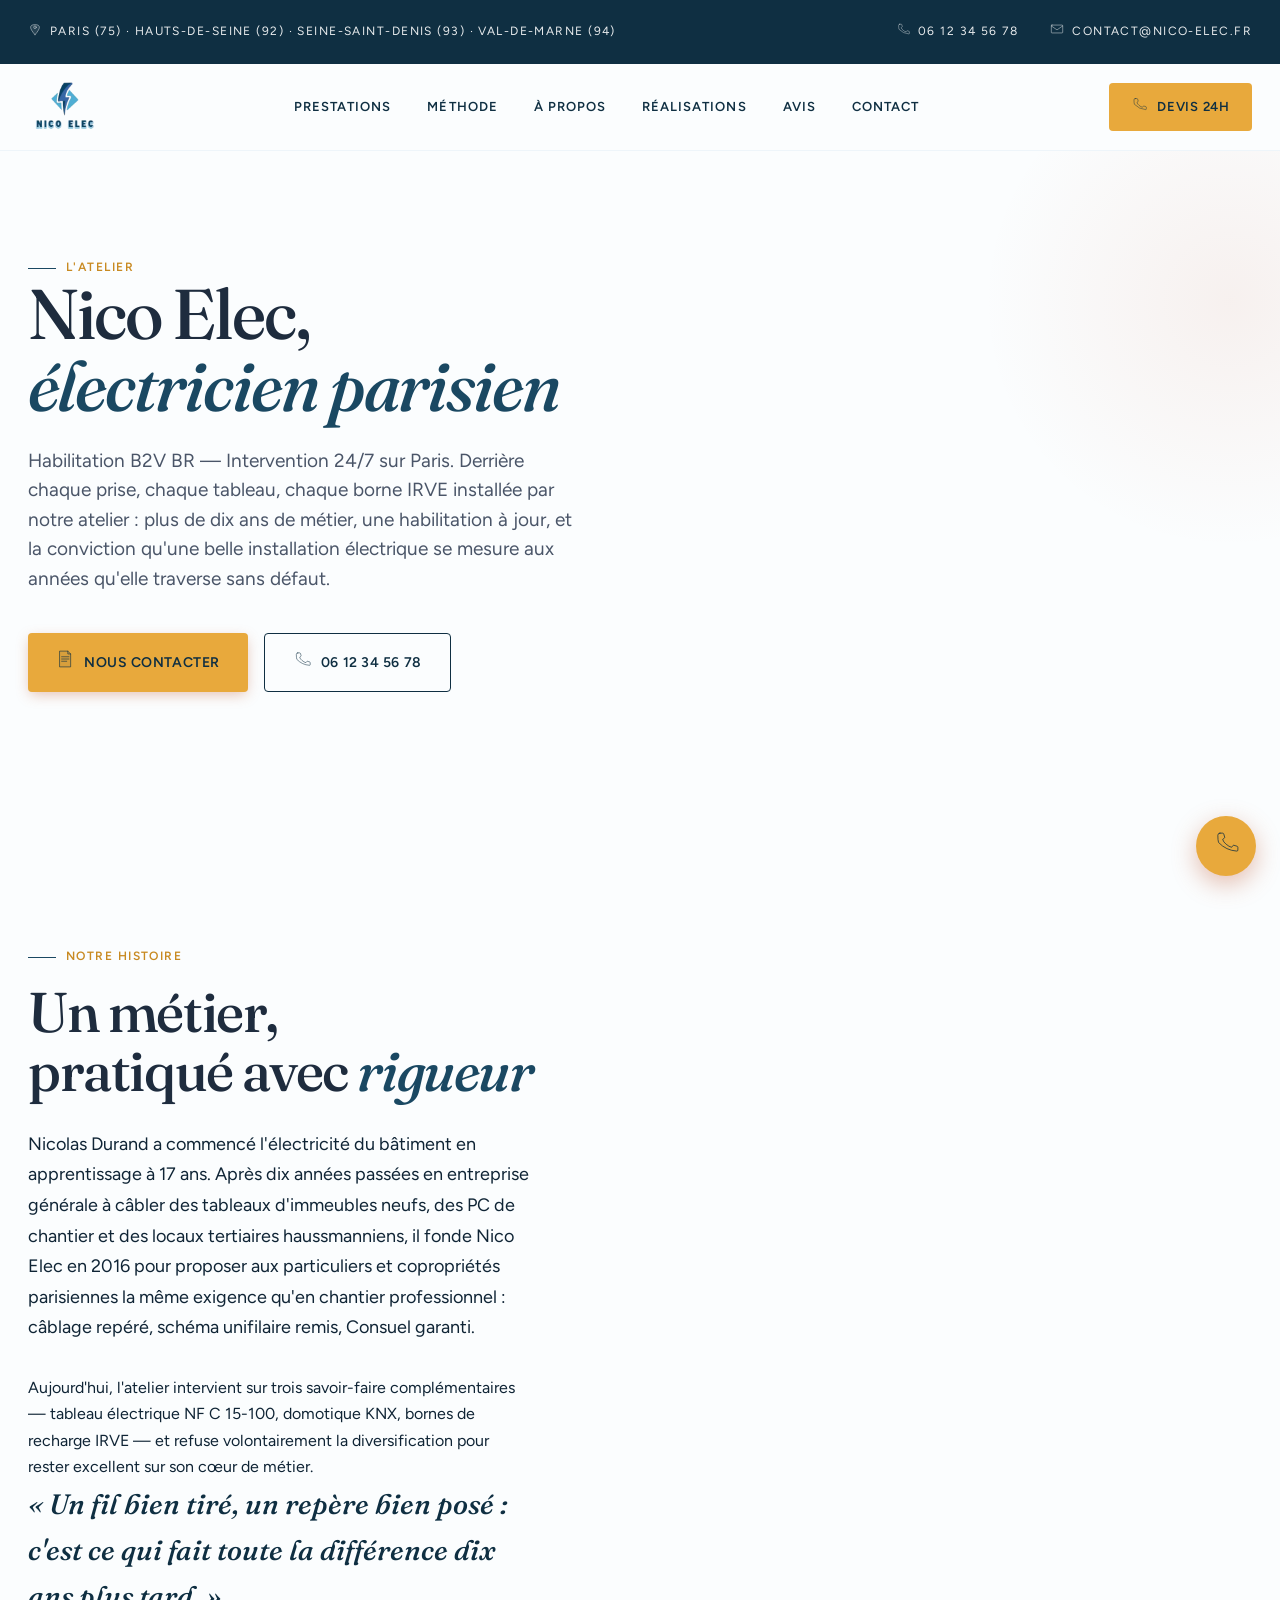
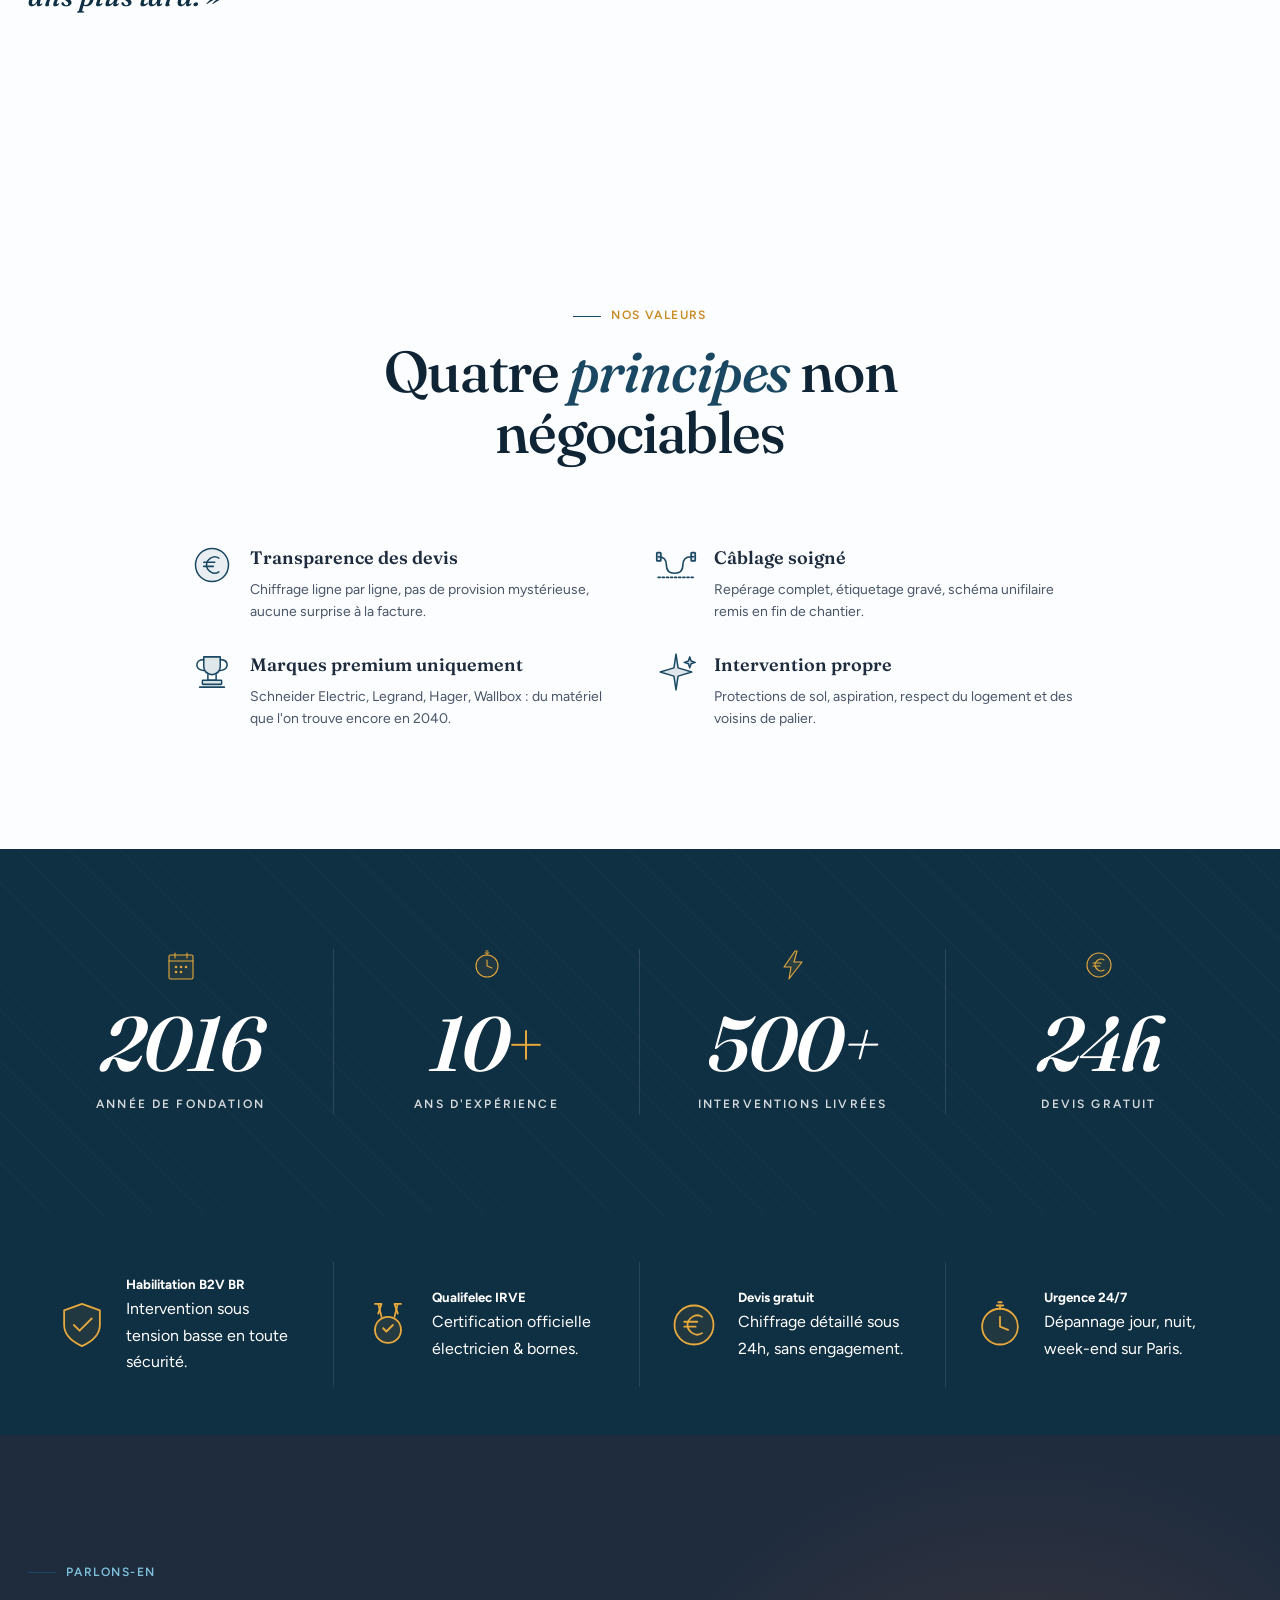
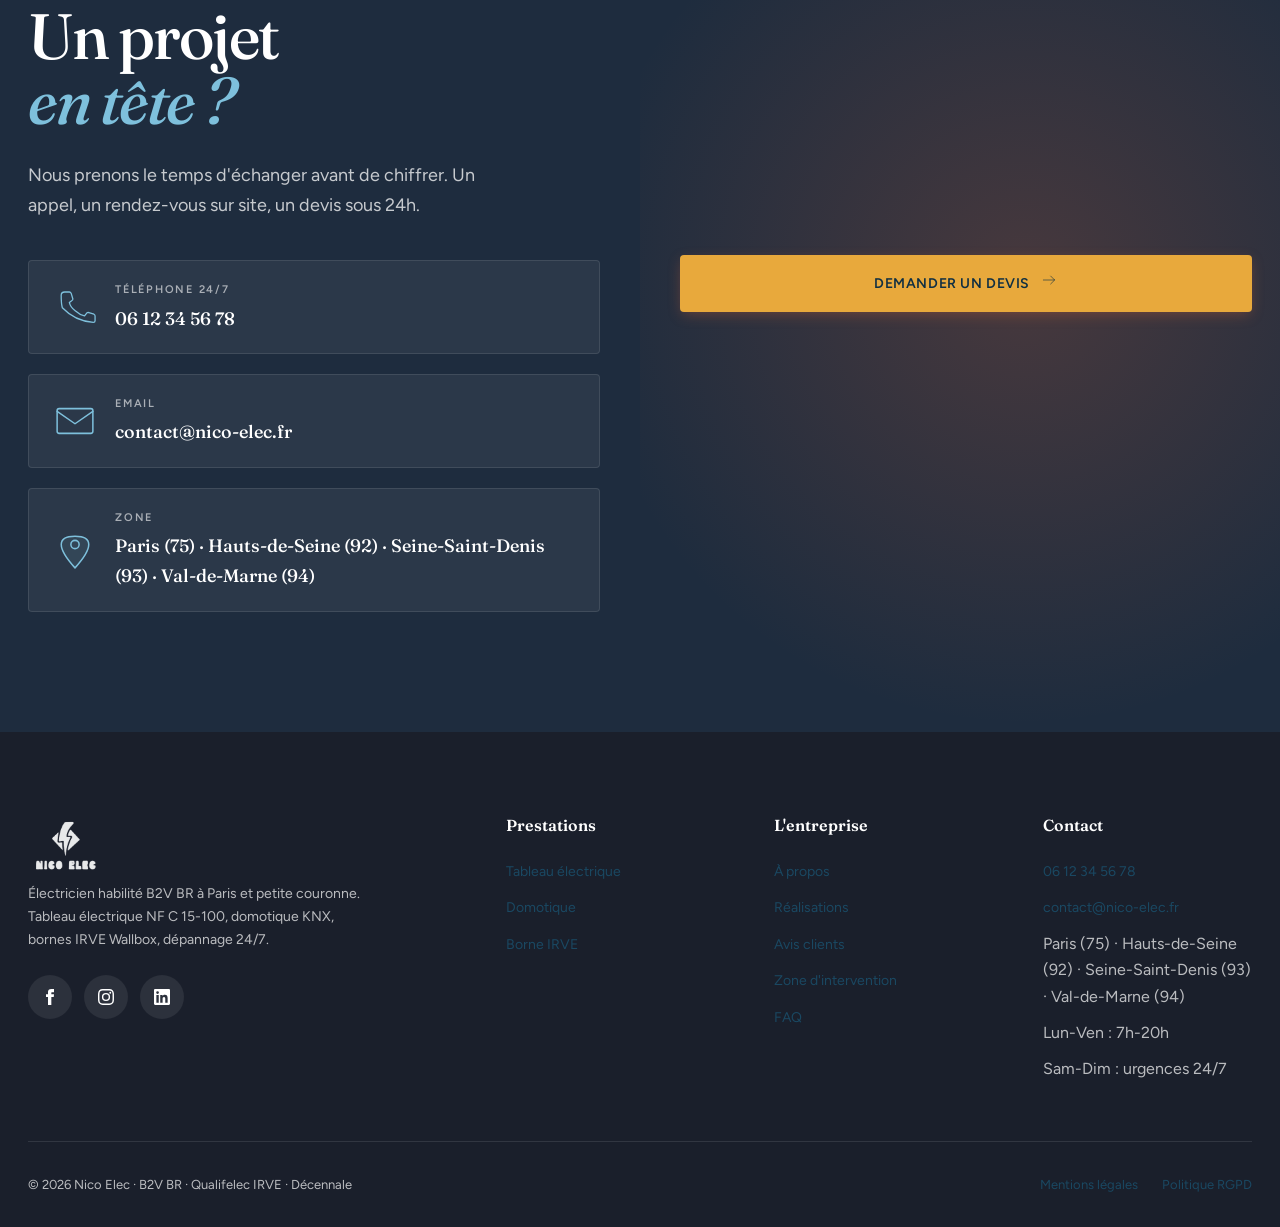
<file: a-propos.html>
<!DOCTYPE html>
<html lang="fr">
<head>
<meta charset="UTF-8" />
<meta name="viewport" content="width=device-width,initial-scale=1" />
<meta name="page-title" content="À propos" />
<meta name="page-desc" content="Nico Elec — artisan électricien à Paris depuis plus de 10 ans. Habilitation B2V BR, Qualifelec IRVE, décennale. Tableau électrique, domotique, bornes de recharge." />
<title>À propos — Nico Elec, artisan électricien à Paris</title>
<meta name="description" content="L'atelier Nico Elec : un artisan électricien parisien habilité B2V BR, 10+ ans d'expérience. Rigueur, câblage soigné, Consuel garanti." />
<meta name="robots" content="index, follow, max-image-preview:large" />
<meta name="theme-color" content="#0066FF" />
<link rel="canonical" href="https://nico-elec.fr/a-propos.html" />
<meta property="og:type" content="website" />
<meta property="og:locale" content="fr_FR" />
<meta property="og:title" content="À propos — Nico Elec" />
<meta property="og:description" content="Artisan électricien parisien habilité B2V BR, 10+ ans d'expérience." />
<meta property="og:url" content="https://nico-elec.fr/a-propos.html" />
<meta property="og:site_name" content="Nico Elec" />
<link rel="preconnect" href="https://fonts.googleapis.com" />
<link rel="preconnect" href="https://fonts.gstatic.com" crossorigin />
<link href="https://fonts.googleapis.com/css2?family=Fraunces:ital,opsz,wght@0,9..144,400;0,9..144,500;0,9..144,600;0,9..144,700;0,9..144,800;1,9..144,400&family=Figtree:wght@400;500;600;700;800&display=swap" rel="stylesheet" />
<link rel="stylesheet" href="assets/css/bso.css?v=2026042302" />
<link rel="stylesheet" href="assets/css/sobre.css?v=2026042302" />
<script type="application/ld+json" data-c="json-ld">{}</script>
</head>
<body>

<div class="topbar">
  <div class="container topbar-inner">
    <div class="topbar-item"><span id="ic-pin1"></span> <span data-c="zone-resume"></span></div>
    <div style="display:flex; gap: 32px;">
      <a data-c="tel-link" href="tel:0612345678" class="topbar-item"><span id="ic-ph1"></span> <span data-c="tel">06 12 34 56 78</span></a>
      <a data-c="email-link" href="mailto:contact@nico-elec.fr" class="topbar-item"><span id="ic-m1"></span> <span data-c="email">contact@nico-elec.fr</span></a>
    </div>
  </div>
</div>

<nav class="nav" id="nav">
  <div class="container nav-inner">
    <a href="index.html" class="nav-logo"><span class="brand-logo" data-c="brand-logo"></span></a>
    <div class="nav-menu">
      <div class="nav-drop">
        <a href="index.html#services" class="nav-link">Prestations</a>
        <div class="nav-drop-menu" data-c="nav-drop"></div>
      </div>
      <a href="index.html#process" class="nav-link">Méthode</a>
      <a href="a-propos.html" class="nav-link">À propos</a>
      <a href="index.html#realizations" class="nav-link">Réalisations</a>
      <a href="index.html#testimonials" class="nav-link">Avis</a>
      <a href="contact.html" class="nav-link">Contact</a>
    </div>
    <a href="contact.html" class="nav-cta"><span id="ic-ph2"></span> <span data-c="cta-label">Devis gratuit</span></a>
    <button class="nav-burger" id="navBurger" aria-label="Menu"><span id="ic-burger"></span></button>
  </div>
</nav>

<aside class="mobile-drawer" id="mobileDrawer">
  <div class="mobile-drawer-head">
    <span class="brand-logo" data-c="brand-logo" style="font-size:22px;"></span>
    <button class="mobile-drawer-close" id="drawerClose" aria-label="Fermer"><span id="ic-close"></span></button>
  </div>
  <nav class="mobile-drawer-menu" data-c="drawer-nav"></nav>
  <div class="mobile-drawer-cta">
    <a data-c="tel-link" href="tel:0612345678" class="btn btn-primary" style="width:100%;"><span data-c="tel">06 12 34 56 78</span></a>
  </div>
</aside>

<section class="page-hero">
  <div class="container">
    <span class="eyebrow">L'atelier</span>
    <h1>Nico Elec,<br/><em>électricien parisien</em></h1>
    <p class="hero-lead">Habilitation B2V BR — Intervention 24/7 sur Paris. Derrière chaque prise, chaque tableau, chaque borne IRVE installée par notre atelier : plus de dix ans de métier, une habilitation à jour, et la conviction qu'une belle installation électrique se mesure aux années qu'elle traverse sans défaut.</p>
    <div class="hero-actions">
      <a href="contact.html" class="btn btn-primary"><span id="ic-doc1"></span> Nous contacter</a>
      <a data-c="tel-link" href="tel:0612345678" class="btn btn-outline"><span id="ic-ph3"></span> <span data-c="tel">06 12 34 56 78</span></a>
    </div>
  </div>
</section>

<section class="s about">
  <div class="container about-grid">
    <div class="about-content">
      <span class="eyebrow">Notre histoire</span>
      <h2>Un métier,<br/>pratiqué avec <em>rigueur</em></h2>
      <p class="about-lead">Nicolas Durand a commencé l'électricité du bâtiment en apprentissage à 17 ans. Après dix années passées en entreprise générale à câbler des tableaux d'immeubles neufs, des PC de chantier et des locaux tertiaires haussmanniens, il fonde Nico Elec en 2016 pour proposer aux particuliers et copropriétés parisiennes la même exigence qu'en chantier professionnel : câblage repéré, schéma unifilaire remis, Consuel garanti.</p>
      <p>Aujourd'hui, l'atelier intervient sur trois savoir-faire complémentaires — tableau électrique NF C 15-100, domotique KNX, bornes de recharge IRVE — et refuse volontairement la diversification pour rester excellent sur son cœur de métier.</p>
      <p class="about-signature">« Un fil bien tiré, un repère bien posé :<br/>c'est ce qui fait toute la différence dix ans plus tard. »</p>
    </div>
  </div>
</section>

<section class="s">
  <div class="container">
    <div class="s-head">
      <span class="eyebrow">Nos valeurs</span>
      <h2>Quatre <em>principes</em> non négociables</h2>
    </div>
    <div class="about-features" style="max-width:900px; margin: 0 auto;">
      <div class="about-feature"><span class="about-feature-icon" id="ic-af1"></span><div><h5>Transparence des devis</h5><p>Chiffrage ligne par ligne, pas de provision mystérieuse, aucune surprise à la facture.</p></div></div>
      <div class="about-feature"><span class="about-feature-icon" id="ic-af2"></span><div><h5>Câblage soigné</h5><p>Repérage complet, étiquetage gravé, schéma unifilaire remis en fin de chantier.</p></div></div>
      <div class="about-feature"><span class="about-feature-icon" id="ic-af3"></span><div><h5>Marques premium uniquement</h5><p>Schneider Electric, Legrand, Hager, Wallbox : du matériel que l'on trouve encore en 2040.</p></div></div>
      <div class="about-feature"><span class="about-feature-icon" id="ic-af4"></span><div><h5>Intervention propre</h5><p>Protections de sol, aspiration, respect du logement et des voisins de palier.</p></div></div>
    </div>
  </div>
</section>

<section class="stats">
  <div class="container stats-grid">
    <div class="stat"><span class="stat-icon" id="ic-stt1"></span><div class="stat-num">2016</div><div class="stat-label">Année de fondation</div></div>
    <div class="stat"><span class="stat-icon" id="ic-stt2"></span><div class="stat-num">10<em>+</em></div><div class="stat-label">Ans d'expérience</div></div>
    <div class="stat"><span class="stat-icon" id="ic-stt3"></span><div class="stat-num">500+</div><div class="stat-label">Interventions livrées</div></div>
    <div class="stat"><span class="stat-icon" id="ic-stt4"></span><div class="stat-num">24h</div><div class="stat-label">Devis gratuit</div></div>
  </div>
</section>

<section class="strip-atouts">
  <div class="container atouts-grid">
    <div class="atout"><span class="atout-icon" id="ic-at1"></span><div><h5>Habilitation B2V BR</h5><p>Intervention sous tension basse en toute sécurité.</p></div></div>
    <div class="atout"><span class="atout-icon" id="ic-at2"></span><div><h5>Qualifelec IRVE</h5><p>Certification officielle électricien & bornes.</p></div></div>
    <div class="atout"><span class="atout-icon" id="ic-at3"></span><div><h5>Devis gratuit</h5><p>Chiffrage détaillé sous 24h, sans engagement.</p></div></div>
    <div class="atout"><span class="atout-icon" id="ic-at4"></span><div><h5>Urgence 24/7</h5><p>Dépannage jour, nuit, week-end sur Paris.</p></div></div>
  </div>
</section>

<section class="cta">
  <div class="container cta-inner cta-grid">
    <div class="reveal-left">
      <span class="eyebrow" style="color:var(--brick-light);">Parlons-en</span>
      <h2>Un projet<br/><em>en tête ?</em></h2>
      <p class="cta-lead">Nous prenons le temps d'échanger avant de chiffrer. Un appel, un rendez-vous sur site, un devis sous 24h.</p>
      <div class="cta-contact-items">
        <a data-c="tel-link" href="tel:0612345678" class="cta-contact-item"><span class="cta-contact-icon" id="ic-cc1"></span><div><div class="cta-contact-label">Téléphone 24/7</div><div class="cta-contact-value" data-c="tel">06 12 34 56 78</div></div></a>
        <a data-c="email-link" href="mailto:contact@nico-elec.fr" class="cta-contact-item"><span class="cta-contact-icon" id="ic-cc2"></span><div><div class="cta-contact-label">Email</div><div class="cta-contact-value" data-c="email">contact@nico-elec.fr</div></div></a>
        <div class="cta-contact-item"><span class="cta-contact-icon" id="ic-cc3"></span><div><div class="cta-contact-label">Zone</div><div class="cta-contact-value" data-c="zone-resume"></div></div></div>
      </div>
    </div>
    <div class="reveal-right" style="align-self:center;">
      <a href="contact.html" class="btn btn-primary" style="width:100%; justify-content:center;">Demander un devis <span id="ic-sb1"></span></a>
    </div>
  </div>
</section>

<footer class="bso-footer">
  <div class="container">
    <div class="footer-grid">
      <div class="footer-brand">
        <span class="brand-logo brand-logo-footer" data-c="brand-logo"></span>
        <p data-c="desc"></p>
        <div class="footer-socials">
          <a data-c="rs-facebook" href="#" class="footer-social" aria-label="Facebook"><svg viewBox="0 0 24 24" fill="currentColor"><path d="M9 8h-3v4h3v12h5V12h3.642l.358-4H14V6.333C14 5.378 14.192 5 15.115 5H18V0h-3.808C10.596 0 9 1.583 9 4.615V8z"/></svg></a>
          <a data-c="rs-instagram" href="#" class="footer-social" aria-label="Instagram"><svg viewBox="0 0 24 24" fill="currentColor"><path d="M12 2.163c3.204 0 3.584.012 4.849.07 3.252.148 4.771 1.691 4.919 4.919.058 1.265.069 1.645.069 4.849 0 3.205-.012 3.584-.069 4.849-.149 3.225-1.664 4.771-4.919 4.919-1.266.058-1.644.07-4.849.07-3.204 0-3.584-.012-4.849-.07-3.26-.149-4.771-1.699-4.919-4.92-.058-1.265-.07-1.644-.07-4.849 0-3.204.013-3.583.07-4.849.149-3.227 1.664-4.771 4.919-4.919 1.266-.057 1.645-.069 4.849-.069zM12 0C8.741 0 8.333.014 7.053.072 2.695.272.273 2.69.073 7.052.014 8.333 0 8.741 0 12c0 3.259.014 3.668.072 4.948.2 4.358 2.618 6.78 6.98 6.98C8.333 23.986 8.741 24 12 24c3.259 0 3.668-.014 4.948-.072 4.354-.2 6.782-2.618 6.979-6.98.059-1.28.073-1.689.073-4.948 0-3.259-.014-3.667-.072-4.947-.196-4.354-2.617-6.78-6.979-6.98C15.668.014 15.259 0 12 0zm0 5.838a6.162 6.162 0 100 12.324 6.162 6.162 0 000-12.324zM12 16a4 4 0 110-8 4 4 0 010 8zm6.406-11.845a1.44 1.44 0 100 2.881 1.44 1.44 0 000-2.881z"/></svg></a>
          <a data-c="rs-linkedin" href="#" class="footer-social" aria-label="LinkedIn"><svg viewBox="0 0 24 24" fill="currentColor"><path d="M20.447 20.452h-3.554v-5.569c0-1.328-.027-3.037-1.852-3.037-1.853 0-2.136 1.445-2.136 2.939v5.667H9.351V9h3.414v1.561h.046c.477-.9 1.637-1.85 3.37-1.85 3.601 0 4.267 2.37 4.267 5.455v6.286zM5.337 7.433a2.062 2.062 0 01-2.063-2.065 2.063 2.063 0 112.063 2.065zm1.782 13.019H3.555V9h3.564v11.452zM22.225 0H1.771C.792 0 0 .774 0 1.729v20.542C0 23.227.792 24 1.771 24h20.451C23.2 24 24 23.227 24 22.271V1.729C24 .774 23.2 0 22.222 0h.003z"/></svg></a>
        </div>
      </div>
      <div class="footer-col"><h5>Prestations</h5><ul data-c="footer-services"></ul></div>
      <div class="footer-col"><h5>L'entreprise</h5><ul><li><a href="a-propos.html">À propos</a></li><li><a href="index.html#realizations">Réalisations</a></li><li><a href="index.html#testimonials">Avis clients</a></li><li><a href="index.html#zone">Zone d'intervention</a></li><li><a href="index.html#faq">FAQ</a></li></ul></div>
      <div class="footer-col"><h5>Contact</h5><ul>
        <li><a data-c="tel-link" href="tel:0612345678"><span data-c="tel">06 12 34 56 78</span></a></li>
        <li><a data-c="email-link" href="mailto:contact@nico-elec.fr"><span data-c="email">contact@nico-elec.fr</span></a></li>
        <li><span data-c="zone-resume"></span></li>
        <li>Lun-Ven : 7h-20h</li>
        <li>Sam-Dim : urgences 24/7</li>
      </ul></div>
    </div>
    <div class="footer-bottom">
      <div><span data-c="copyright"></span> · B2V BR · Qualifelec IRVE · Décennale</div>
      <div style="display:flex; gap:24px;"><a href="mentions-legales.html">Mentions légales</a><a href="mentions-legales.html#rgpd">Politique RGPD</a></div>
    </div>
  </div>
</footer>

<a data-c="tel-link" href="tel:0612345678" class="tel-float" aria-label="Appelez-nous"><span id="ic-ftel"></span></a>

<script src="assets/js/icons.js?v=2026042302"></script>
<script src="client.config.js?v=2026042302"></script>
<script src="assets/js/apply-config.js?v=2026042302"></script>
<script src="assets/js/bso-app.js?v=2026042302"></script>
</body>
</html>
</file>
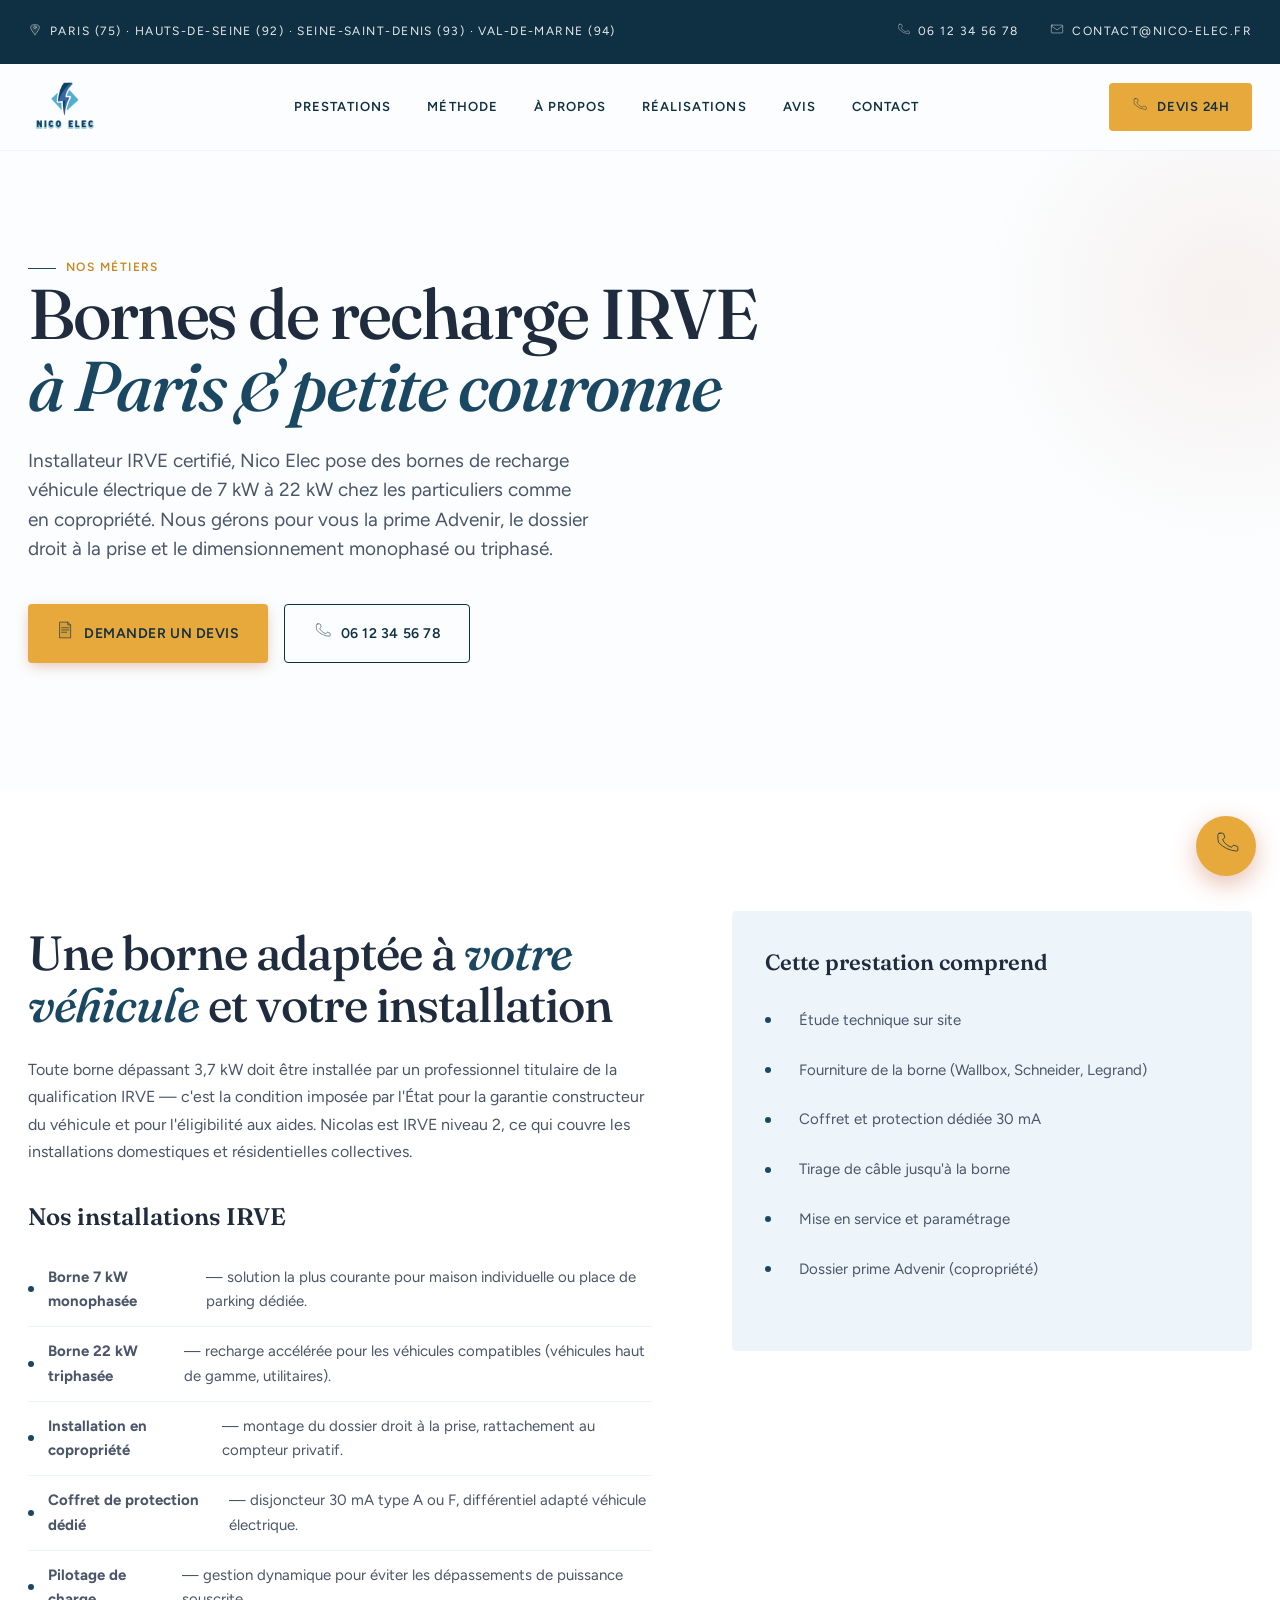
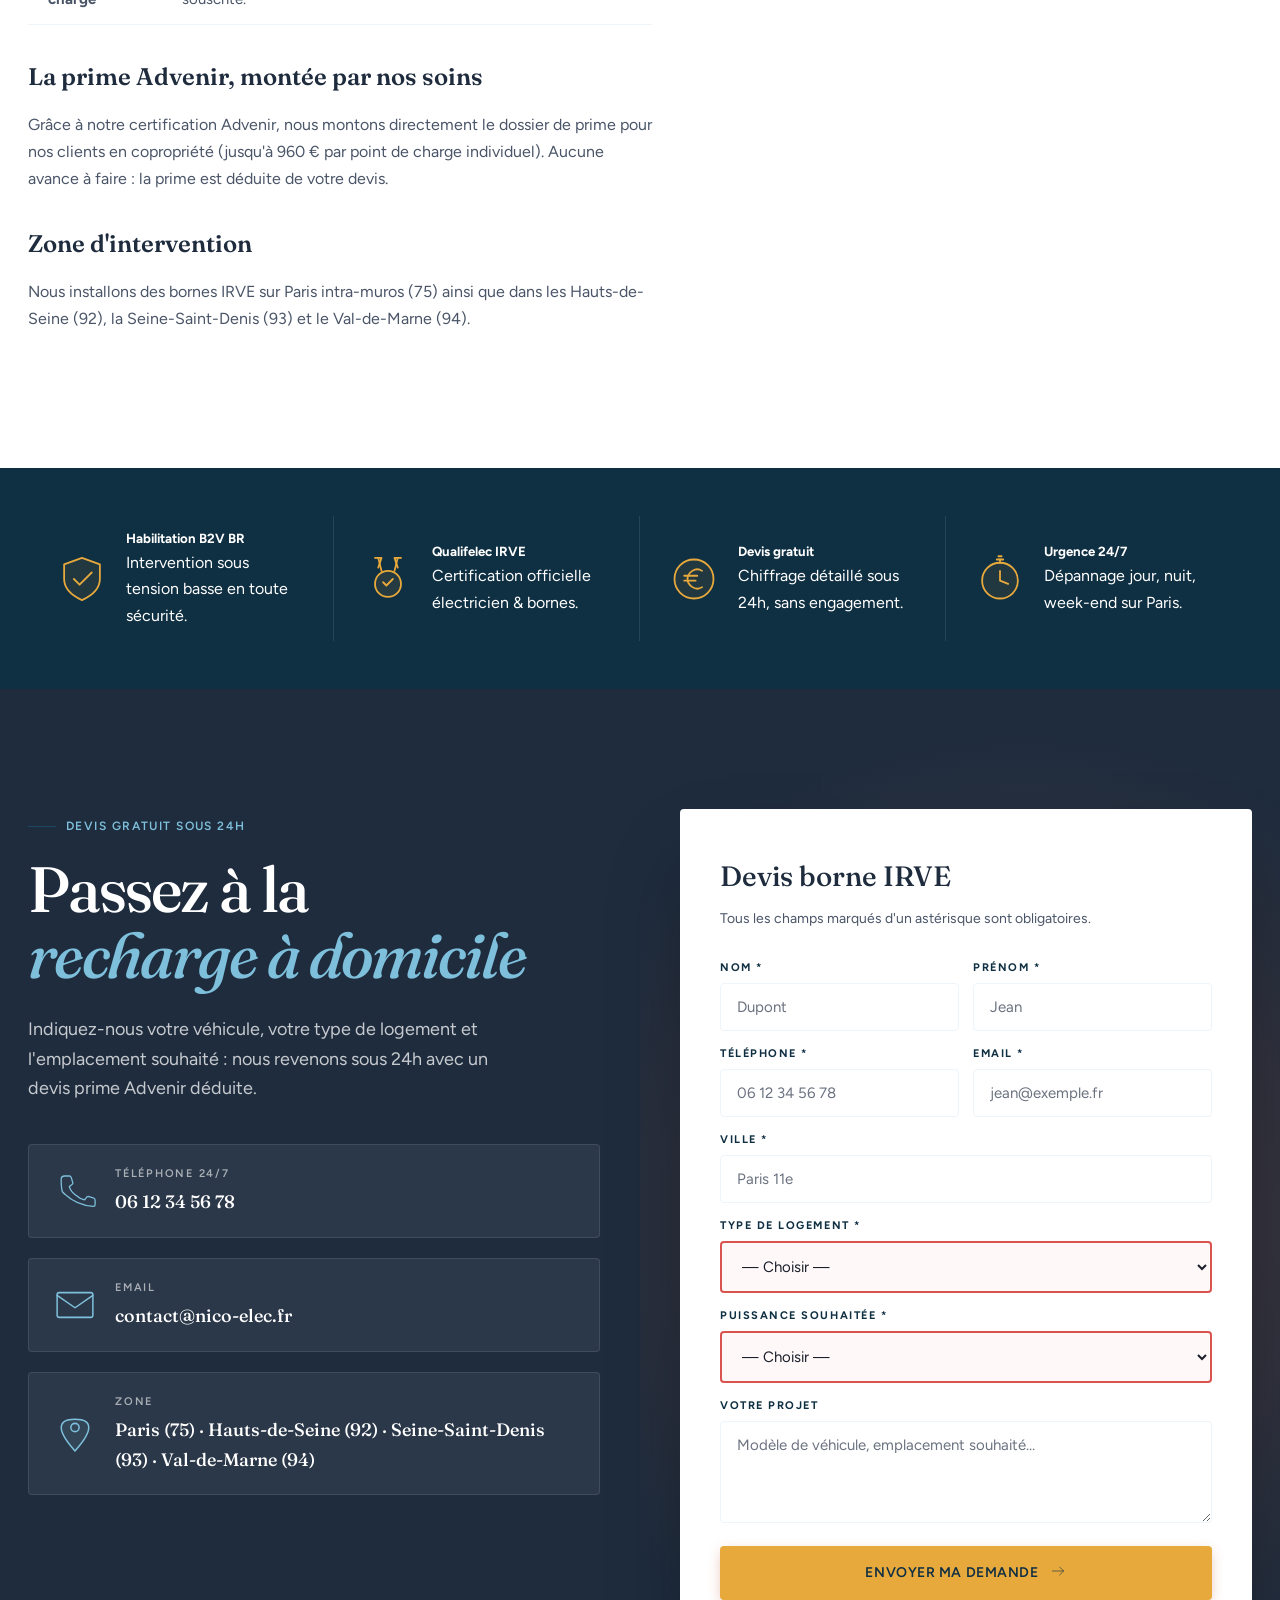
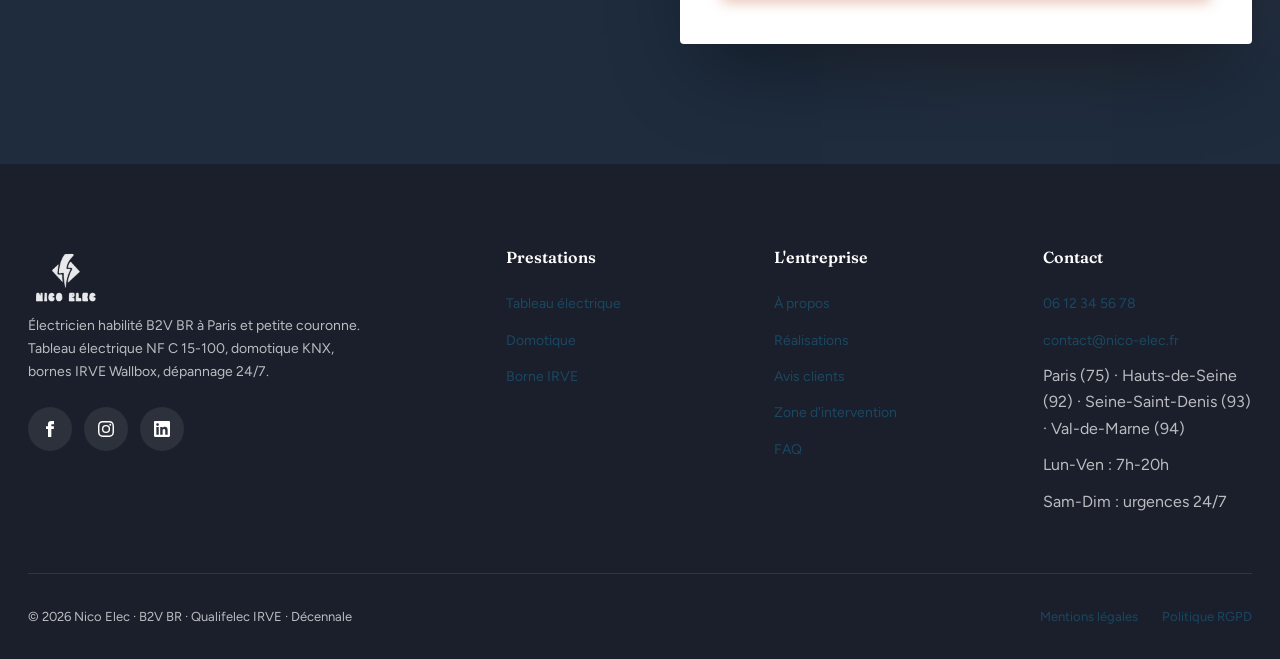
<file: bornes-irve.html>
<!DOCTYPE html>
<html lang="fr">
<head>
<meta charset="UTF-8" />
<meta name="viewport" content="width=device-width,initial-scale=1" />
<meta name="page-title" content="Bornes de recharge IRVE" />
<meta name="page-desc" content="Installation de bornes de recharge véhicule électrique à Paris — 7 kW ou 22 kW, monophasé ou triphasé, particuliers et copropriétés. Prime Advenir, installateur IRVE certifié." />
<title>Bornes de recharge IRVE — Paris, prime Advenir | Nico Elec</title>
<meta name="description" content="Installateur IRVE certifié à Paris. Bornes 7 kW et 22 kW, monophasé/triphasé, droit à la prise en copropriété, prime Advenir. Devis gratuit 24h." />
<meta name="robots" content="index, follow, max-image-preview:large" />
<meta name="theme-color" content="#0066FF" />
<link rel="canonical" href="https://nico-elec.fr/bornes-irve.html" />
<meta property="og:type" content="website" />
<meta property="og:locale" content="fr_FR" />
<meta property="og:title" content="Bornes IRVE — Nico Elec Paris" />
<meta property="og:description" content="Installateur IRVE certifié Advenir. Bornes 7 kW / 22 kW, copropriétés et particuliers." />
<meta property="og:url" content="https://nico-elec.fr/bornes-irve.html" />
<meta property="og:site_name" content="Nico Elec" />
<link rel="preconnect" href="https://fonts.googleapis.com" />
<link rel="preconnect" href="https://fonts.gstatic.com" crossorigin />
<link href="https://fonts.googleapis.com/css2?family=Fraunces:ital,opsz,wght@0,9..144,400;0,9..144,500;0,9..144,600;0,9..144,700;0,9..144,800;1,9..144,400&family=Figtree:wght@400;500;600;700;800&display=swap" rel="stylesheet" />
<link rel="stylesheet" href="assets/css/bso.css?v=2026042302" />
<link rel="stylesheet" href="assets/css/sobre.css?v=2026042302" />
<script type="application/ld+json" data-c="json-ld">{}</script>
</head>
<body>

<div class="topbar">
  <div class="container topbar-inner">
    <div class="topbar-item"><span id="ic-pin1"></span> <span data-c="zone-resume"></span></div>
    <div style="display:flex; gap: 32px;">
      <a data-c="tel-link" href="tel:0612345678" class="topbar-item"><span id="ic-ph1"></span> <span data-c="tel">06 12 34 56 78</span></a>
      <a data-c="email-link" href="mailto:contact@nico-elec.fr" class="topbar-item"><span id="ic-m1"></span> <span data-c="email">contact@nico-elec.fr</span></a>
    </div>
  </div>
</div>

<nav class="nav" id="nav">
  <div class="container nav-inner">
    <a href="index.html" class="nav-logo"><span class="brand-logo" data-c="brand-logo"></span></a>
    <div class="nav-menu">
      <div class="nav-drop">
        <a href="index.html#services" class="nav-link">Prestations</a>
        <div class="nav-drop-menu" data-c="nav-drop"></div>
      </div>
      <a href="index.html#process" class="nav-link">Méthode</a>
      <a href="a-propos.html" class="nav-link">À propos</a>
      <a href="index.html#realizations" class="nav-link">Réalisations</a>
      <a href="index.html#testimonials" class="nav-link">Avis</a>
      <a href="contact.html" class="nav-link">Contact</a>
    </div>
    <a href="contact.html" class="nav-cta"><span id="ic-ph2"></span> <span data-c="cta-label">Devis gratuit</span></a>
    <button class="nav-burger" id="navBurger" aria-label="Menu"><span id="ic-burger"></span></button>
  </div>
</nav>

<aside class="mobile-drawer" id="mobileDrawer">
  <div class="mobile-drawer-head">
    <span class="brand-logo" data-c="brand-logo" style="font-size:22px;"></span>
    <button class="mobile-drawer-close" id="drawerClose" aria-label="Fermer"><span id="ic-close"></span></button>
  </div>
  <nav class="mobile-drawer-menu" data-c="drawer-nav"></nav>
  <div class="mobile-drawer-cta">
    <a data-c="tel-link" href="tel:0612345678" class="btn btn-primary" style="width:100%;"><span data-c="tel">06 12 34 56 78</span></a>
  </div>
</aside>

<section class="page-hero">
  <div class="container">
    <span class="eyebrow">Nos métiers</span>
    <h1>Bornes de recharge IRVE<br/><em>à Paris & petite couronne</em></h1>
    <p class="hero-lead">Installateur IRVE certifié, Nico Elec pose des bornes de recharge véhicule électrique de 7 kW à 22 kW chez les particuliers comme en copropriété. Nous gérons pour vous la prime Advenir, le dossier droit à la prise et le dimensionnement monophasé ou triphasé.</p>
    <div class="hero-actions">
      <a href="contact.html" class="btn btn-primary"><span id="ic-doc1"></span> Demander un devis</a>
      <a data-c="tel-link" href="tel:0612345678" class="btn btn-outline"><span id="ic-ph3"></span> <span data-c="tel">06 12 34 56 78</span></a>
    </div>
  </div>
</section>

<section class="s svc-content">
  <div class="container svc-grid">
    <div class="svc-main">
      <h2>Une borne adaptée à <em>votre véhicule</em> et votre installation</h2>
      <p>Toute borne dépassant 3,7 kW doit être installée par un professionnel titulaire de la qualification IRVE — c'est la condition imposée par l'État pour la garantie constructeur du véhicule et pour l'éligibilité aux aides. Nicolas est IRVE niveau 2, ce qui couvre les installations domestiques et résidentielles collectives.</p>
      <h3>Nos installations IRVE</h3>
      <ul>
        <li><strong>Borne 7 kW monophasée</strong> — solution la plus courante pour maison individuelle ou place de parking dédiée.</li>
        <li><strong>Borne 22 kW triphasée</strong> — recharge accélérée pour les véhicules compatibles (véhicules haut de gamme, utilitaires).</li>
        <li><strong>Installation en copropriété</strong> — montage du dossier droit à la prise, rattachement au compteur privatif.</li>
        <li><strong>Coffret de protection dédié</strong> — disjoncteur 30 mA type A ou F, différentiel adapté véhicule électrique.</li>
        <li><strong>Pilotage de charge</strong> — gestion dynamique pour éviter les dépassements de puissance souscrite.</li>
      </ul>
      <h3>La prime Advenir, montée par nos soins</h3>
      <p>Grâce à notre certification Advenir, nous montons directement le dossier de prime pour nos clients en copropriété (jusqu'à 960 € par point de charge individuel). Aucune avance à faire : la prime est déduite de votre devis.</p>
      <h3>Zone d'intervention</h3>
      <p>Nous installons des bornes IRVE sur Paris intra-muros (75) ainsi que dans les Hauts-de-Seine (92), la Seine-Saint-Denis (93) et le Val-de-Marne (94).</p>
    </div>
    <aside class="svc-aside">
      <h4>Cette prestation comprend</h4>
      <ul>
        <li><span id="ic-a1"></span> Étude technique sur site</li>
        <li><span id="ic-a2"></span> Fourniture de la borne (Wallbox, Schneider, Legrand)</li>
        <li><span id="ic-a3"></span> Coffret et protection dédiée 30 mA</li>
        <li><span id="ic-a4"></span> Tirage de câble jusqu'à la borne</li>
        <li><span id="ic-a5"></span> Mise en service et paramétrage</li>
        <li><span id="ic-a6"></span> Dossier prime Advenir (copropriété)</li>
      </ul>
    </aside>
  </div>
</section>

<section class="strip-atouts">
  <div class="container atouts-grid">
    <div class="atout"><span class="atout-icon" id="ic-at1"></span><div><h5>Habilitation B2V BR</h5><p>Intervention sous tension basse en toute sécurité.</p></div></div>
    <div class="atout"><span class="atout-icon" id="ic-at2"></span><div><h5>Qualifelec IRVE</h5><p>Certification officielle électricien & bornes.</p></div></div>
    <div class="atout"><span class="atout-icon" id="ic-at3"></span><div><h5>Devis gratuit</h5><p>Chiffrage détaillé sous 24h, sans engagement.</p></div></div>
    <div class="atout"><span class="atout-icon" id="ic-at4"></span><div><h5>Urgence 24/7</h5><p>Dépannage jour, nuit, week-end sur Paris.</p></div></div>
  </div>
</section>

<section class="cta" id="contact">
  <div class="container cta-inner cta-grid">
    <div class="reveal-left">
      <span class="eyebrow" style="color:var(--brick-light);">Devis gratuit sous 24h</span>
      <h2>Passez à la<br/><em>recharge à domicile</em></h2>
      <p class="cta-lead">Indiquez-nous votre véhicule, votre type de logement et l'emplacement souhaité : nous revenons sous 24h avec un devis prime Advenir déduite.</p>
      <div class="cta-contact-items">
        <a data-c="tel-link" href="tel:0612345678" class="cta-contact-item"><span class="cta-contact-icon" id="ic-cc1"></span><div><div class="cta-contact-label">Téléphone 24/7</div><div class="cta-contact-value" data-c="tel">06 12 34 56 78</div></div></a>
        <a data-c="email-link" href="mailto:contact@nico-elec.fr" class="cta-contact-item"><span class="cta-contact-icon" id="ic-cc2"></span><div><div class="cta-contact-label">Email</div><div class="cta-contact-value" data-c="email">contact@nico-elec.fr</div></div></a>
        <div class="cta-contact-item"><span class="cta-contact-icon" id="ic-cc3"></span><div><div class="cta-contact-label">Zone</div><div class="cta-contact-value" data-c="zone-resume"></div></div></div>
      </div>
    </div>
    <form class="cta-form reveal-right" onsubmit="event.preventDefault(); alert('Merci ! Votre demande a bien été envoyée.');">
      <h3>Devis borne IRVE</h3>
      <p>Tous les champs marqués d'un astérisque sont obligatoires.</p>
      <div class="form-grid">
        <div class="form-row"><div><label class="form-label">Nom *</label><input class="field" placeholder="Dupont" required /></div><div><label class="form-label">Prénom *</label><input class="field" placeholder="Jean" required /></div></div>
        <div class="form-row"><div><label class="form-label">Téléphone *</label><input class="field" type="tel" placeholder="06 12 34 56 78" required /></div><div><label class="form-label">Email *</label><input class="field" type="email" placeholder="jean@exemple.fr" required /></div></div>
        <div><label class="form-label">Ville *</label><input class="field" placeholder="Paris 11e" required /></div>
        <div><label class="form-label">Type de logement *</label><select class="field" required><option value="">— Choisir —</option><option>Maison individuelle</option><option>Appartement avec parking privatif</option><option>Copropriété — droit à la prise</option><option>Local professionnel</option></select></div>
        <div><label class="form-label">Puissance souhaitée *</label><select class="field" required><option value="">— Choisir —</option><option>7 kW monophasé</option><option>11 kW triphasé</option><option>22 kW triphasé</option><option>À conseiller selon véhicule</option></select></div>
        <div><label class="form-label">Votre projet</label><textarea class="field" rows="4" placeholder="Modèle de véhicule, emplacement souhaité…"></textarea></div>
        <button type="submit" class="btn btn-primary" style="width:100%;">Envoyer ma demande <span id="ic-sb1"></span></button>
      </div>
    </form>
  </div>
</section>

<footer class="bso-footer">
  <div class="container">
    <div class="footer-grid">
      <div class="footer-brand">
        <span class="brand-logo brand-logo-footer" data-c="brand-logo"></span>
        <p data-c="desc"></p>
        <div class="footer-socials">
          <a data-c="rs-facebook" href="#" class="footer-social" aria-label="Facebook"><svg viewBox="0 0 24 24" fill="currentColor"><path d="M9 8h-3v4h3v12h5V12h3.642l.358-4H14V6.333C14 5.378 14.192 5 15.115 5H18V0h-3.808C10.596 0 9 1.583 9 4.615V8z"/></svg></a>
          <a data-c="rs-instagram" href="#" class="footer-social" aria-label="Instagram"><svg viewBox="0 0 24 24" fill="currentColor"><path d="M12 2.163c3.204 0 3.584.012 4.849.07 3.252.148 4.771 1.691 4.919 4.919.058 1.265.069 1.645.069 4.849 0 3.205-.012 3.584-.069 4.849-.149 3.225-1.664 4.771-4.919 4.919-1.266.058-1.644.07-4.849.07-3.204 0-3.584-.012-4.849-.07-3.26-.149-4.771-1.699-4.919-4.92-.058-1.265-.07-1.644-.07-4.849 0-3.204.013-3.583.07-4.849.149-3.227 1.664-4.771 4.919-4.919 1.266-.057 1.645-.069 4.849-.069zM12 0C8.741 0 8.333.014 7.053.072 2.695.272.273 2.69.073 7.052.014 8.333 0 8.741 0 12c0 3.259.014 3.668.072 4.948.2 4.358 2.618 6.78 6.98 6.98C8.333 23.986 8.741 24 12 24c3.259 0 3.668-.014 4.948-.072 4.354-.2 6.782-2.618 6.979-6.98.059-1.28.073-1.689.073-4.948 0-3.259-.014-3.667-.072-4.947-.196-4.354-2.617-6.78-6.979-6.98C15.668.014 15.259 0 12 0zm0 5.838a6.162 6.162 0 100 12.324 6.162 6.162 0 000-12.324zM12 16a4 4 0 110-8 4 4 0 010 8zm6.406-11.845a1.44 1.44 0 100 2.881 1.44 1.44 0 000-2.881z"/></svg></a>
          <a data-c="rs-linkedin" href="#" class="footer-social" aria-label="LinkedIn"><svg viewBox="0 0 24 24" fill="currentColor"><path d="M20.447 20.452h-3.554v-5.569c0-1.328-.027-3.037-1.852-3.037-1.853 0-2.136 1.445-2.136 2.939v5.667H9.351V9h3.414v1.561h.046c.477-.9 1.637-1.85 3.37-1.85 3.601 0 4.267 2.37 4.267 5.455v6.286zM5.337 7.433a2.062 2.062 0 01-2.063-2.065 2.063 2.063 0 112.063 2.065zm1.782 13.019H3.555V9h3.564v11.452zM22.225 0H1.771C.792 0 0 .774 0 1.729v20.542C0 23.227.792 24 1.771 24h20.451C23.2 24 24 23.227 24 22.271V1.729C24 .774 23.2 0 22.222 0h.003z"/></svg></a>
        </div>
      </div>
      <div class="footer-col"><h5>Prestations</h5><ul data-c="footer-services"></ul></div>
      <div class="footer-col"><h5>L'entreprise</h5><ul><li><a href="a-propos.html">À propos</a></li><li><a href="index.html#realizations">Réalisations</a></li><li><a href="index.html#testimonials">Avis clients</a></li><li><a href="index.html#zone">Zone d'intervention</a></li><li><a href="index.html#faq">FAQ</a></li></ul></div>
      <div class="footer-col"><h5>Contact</h5><ul>
        <li><a data-c="tel-link" href="tel:0612345678"><span data-c="tel">06 12 34 56 78</span></a></li>
        <li><a data-c="email-link" href="mailto:contact@nico-elec.fr"><span data-c="email">contact@nico-elec.fr</span></a></li>
        <li><span data-c="zone-resume"></span></li>
        <li>Lun-Ven : 7h-20h</li>
        <li>Sam-Dim : urgences 24/7</li>
      </ul></div>
    </div>
    <div class="footer-bottom">
      <div><span data-c="copyright"></span> · B2V BR · Qualifelec IRVE · Décennale</div>
      <div style="display:flex; gap:24px;"><a href="mentions-legales.html">Mentions légales</a><a href="mentions-legales.html#rgpd">Politique RGPD</a></div>
    </div>
  </div>
</footer>

<a data-c="tel-link" href="tel:0612345678" class="tel-float" aria-label="Appelez-nous"><span id="ic-ftel"></span></a>

<script src="assets/js/icons.js?v=2026042302"></script>
<script src="client.config.js?v=2026042302"></script>
<script src="assets/js/apply-config.js?v=2026042302"></script>
<script src="assets/js/bso-app.js?v=2026042302"></script>
</body>
</html>
</file>
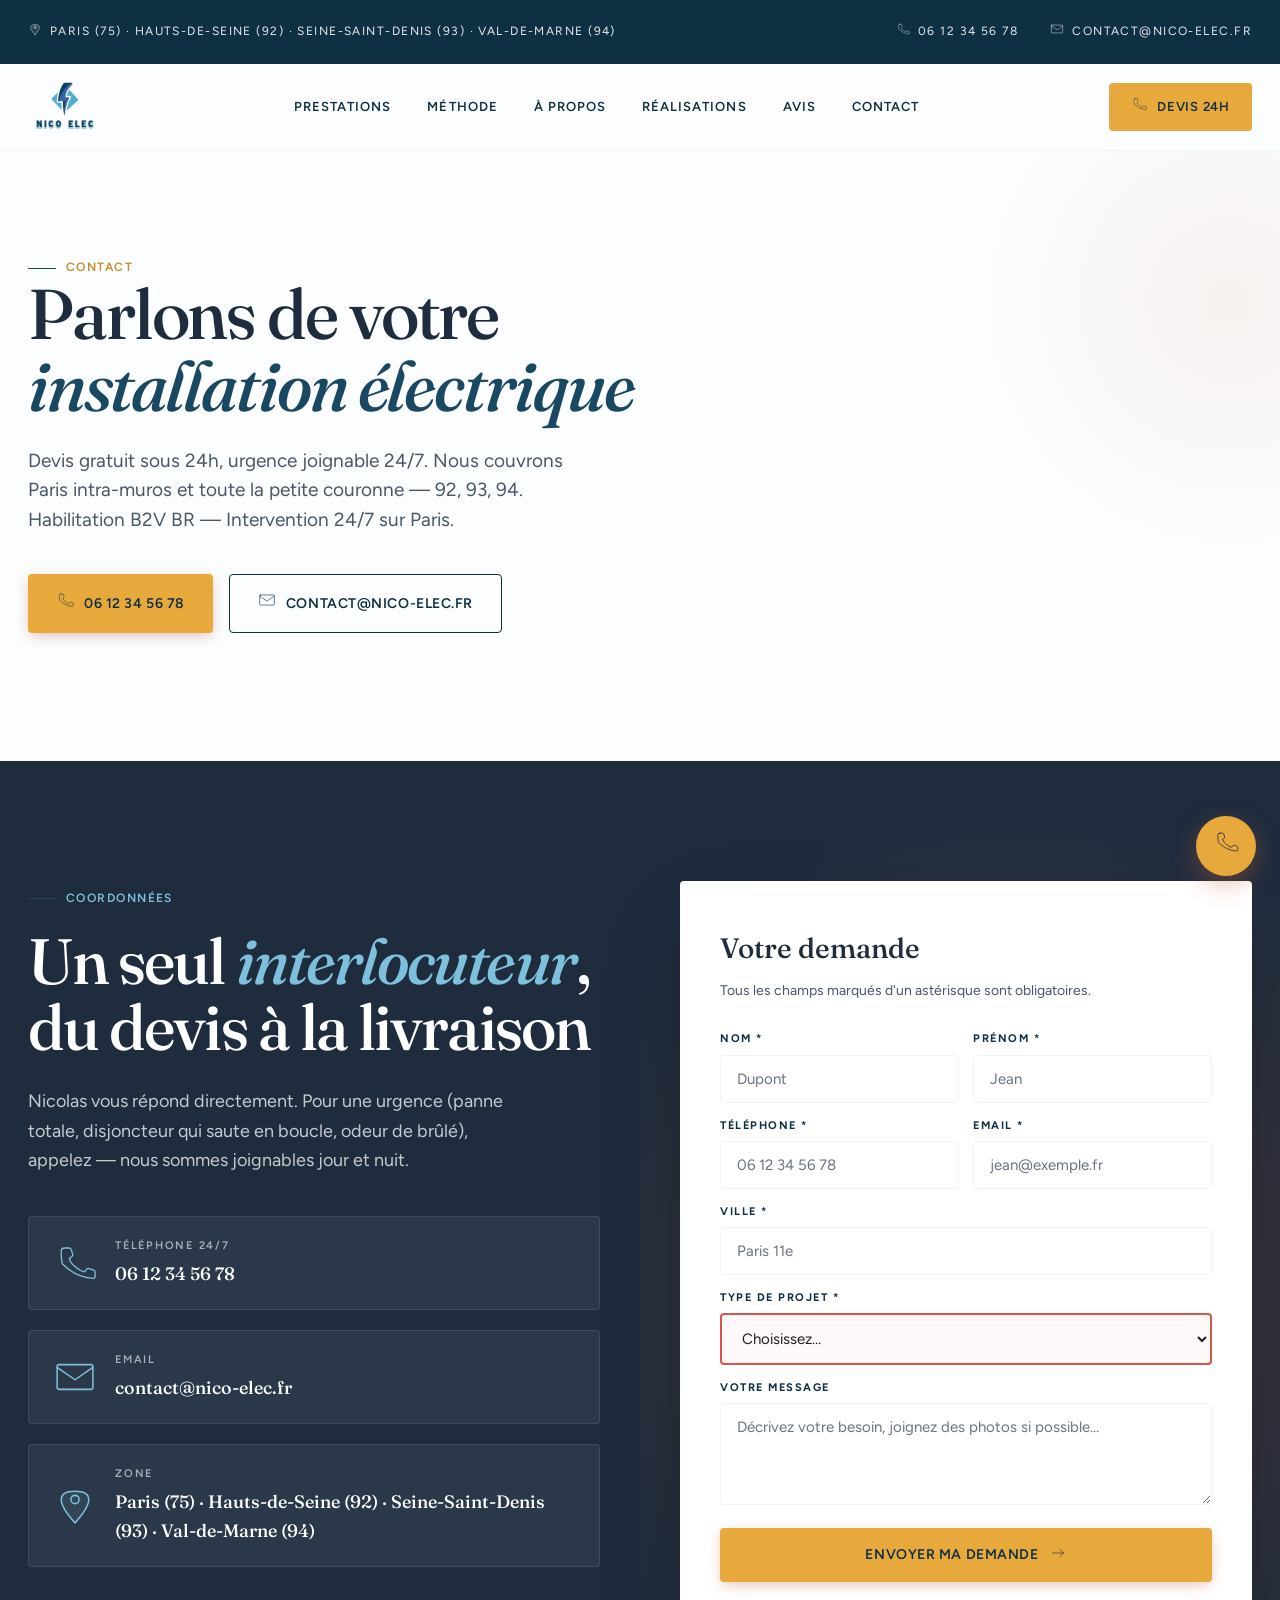
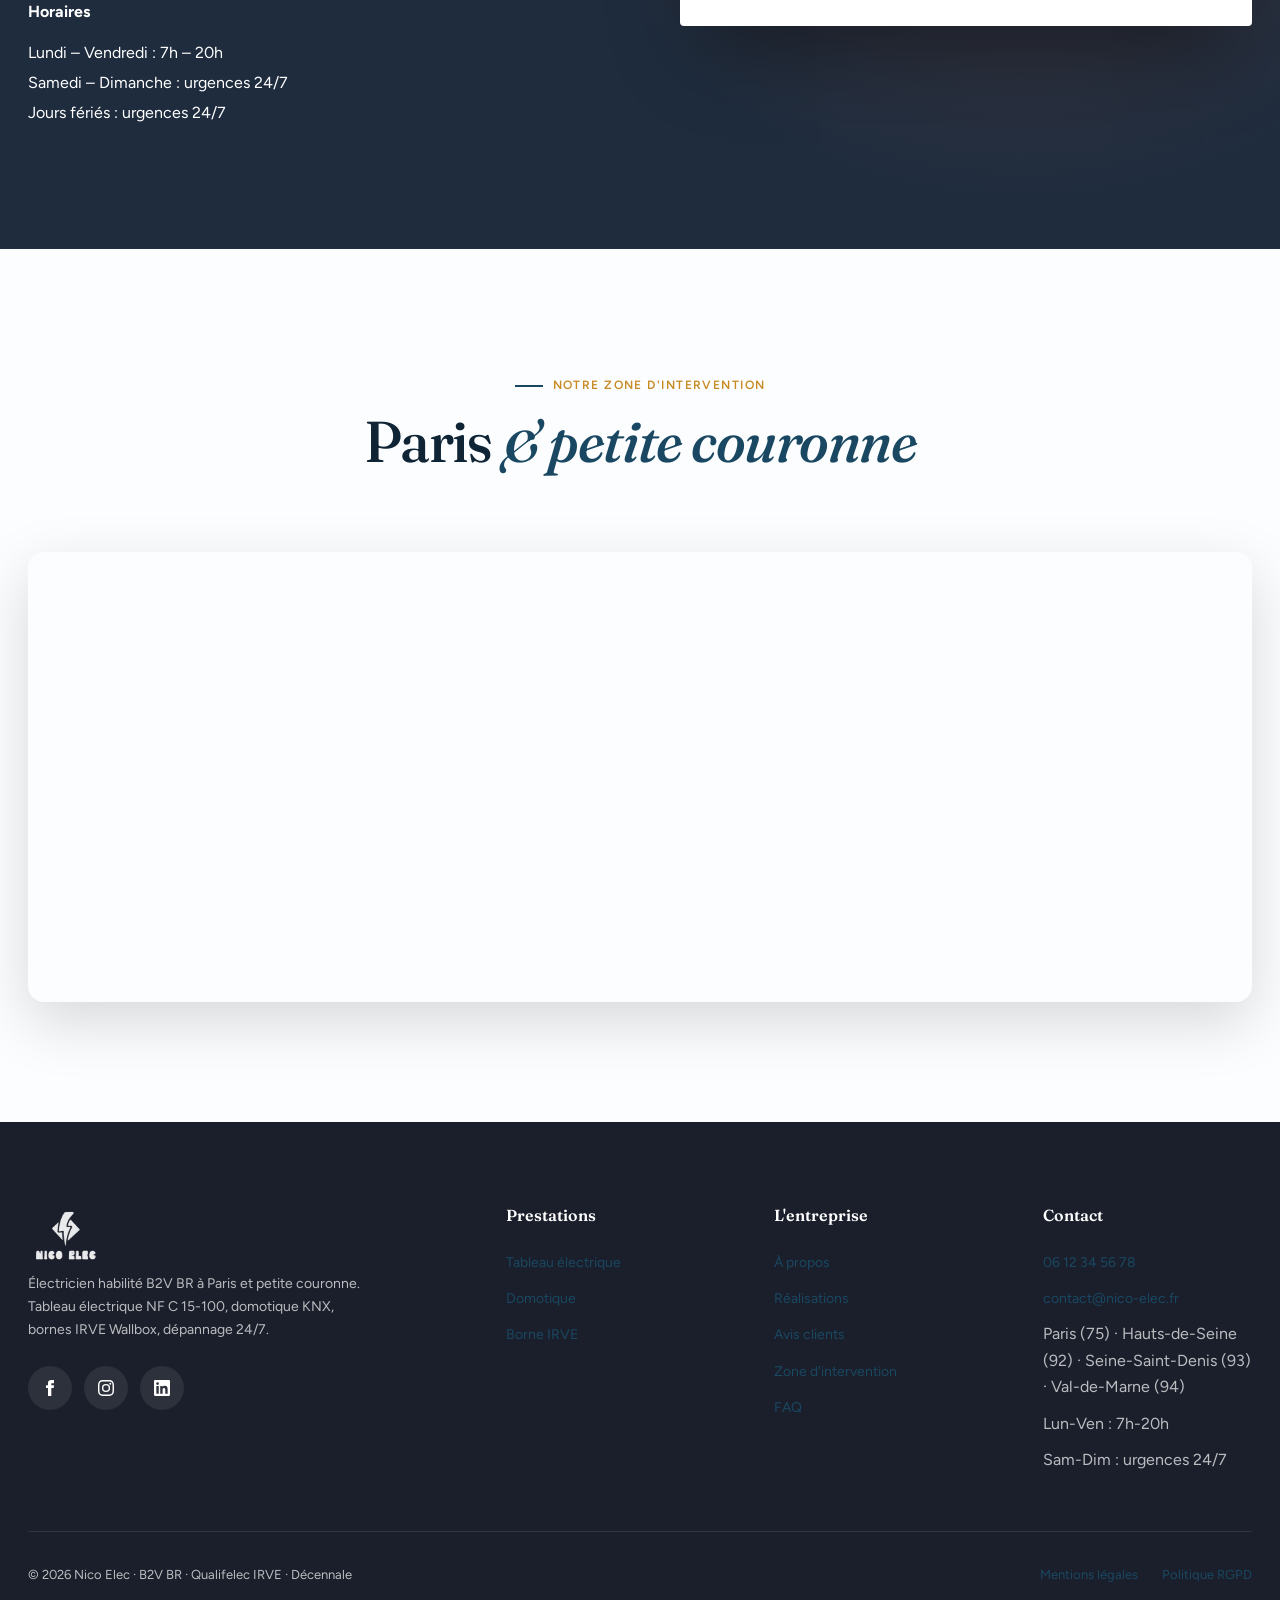
<file: contact.html>
<!DOCTYPE html>
<html lang="fr">
<head>
<meta charset="UTF-8" />
<meta name="viewport" content="width=device-width,initial-scale=1" />
<meta name="page-title" content="Contact" />
<meta name="page-desc" content="Contactez Nico Elec — électricien à Paris. Devis gratuit sous 24h, urgence 24/7 sur Paris et petite couronne." />
<title>Contact — Nico Elec, électricien Paris</title>
<meta name="description" content="Contactez Nico Elec : devis gratuit sous 24h, urgence 24/7 sur Paris et petite couronne. Téléphone, email, formulaire." />
<meta name="robots" content="index, follow, max-image-preview:large" />
<meta name="theme-color" content="#0066FF" />
<link rel="canonical" href="https://nico-elec.fr/contact.html" />
<meta property="og:type" content="website" />
<meta property="og:locale" content="fr_FR" />
<meta property="og:title" content="Contact — Nico Elec" />
<meta property="og:description" content="Devis gratuit sous 24h. Urgence 24/7 Paris." />
<meta property="og:url" content="https://nico-elec.fr/contact.html" />
<meta property="og:site_name" content="Nico Elec" />
<link rel="preconnect" href="https://fonts.googleapis.com" />
<link rel="preconnect" href="https://fonts.gstatic.com" crossorigin />
<link href="https://fonts.googleapis.com/css2?family=Fraunces:ital,opsz,wght@0,9..144,400;0,9..144,500;0,9..144,600;0,9..144,700;0,9..144,800;1,9..144,400&family=Figtree:wght@400;500;600;700;800&display=swap" rel="stylesheet" />
<link rel="stylesheet" href="assets/css/bso.css?v=2026042302" />
<link rel="stylesheet" href="assets/css/sobre.css?v=2026042302" />
<script type="application/ld+json" data-c="json-ld">{}</script>
</head>
<body>

<div class="topbar">
  <div class="container topbar-inner">
    <div class="topbar-item"><span id="ic-pin1"></span> <span data-c="zone-resume"></span></div>
    <div style="display:flex; gap: 32px;">
      <a data-c="tel-link" href="tel:0612345678" class="topbar-item"><span id="ic-ph1"></span> <span data-c="tel">06 12 34 56 78</span></a>
      <a data-c="email-link" href="mailto:contact@nico-elec.fr" class="topbar-item"><span id="ic-m1"></span> <span data-c="email">contact@nico-elec.fr</span></a>
    </div>
  </div>
</div>

<nav class="nav" id="nav">
  <div class="container nav-inner">
    <a href="index.html" class="nav-logo"><span class="brand-logo" data-c="brand-logo"></span></a>
    <div class="nav-menu">
      <div class="nav-drop">
        <a href="index.html#services" class="nav-link">Prestations</a>
        <div class="nav-drop-menu" data-c="nav-drop"></div>
      </div>
      <a href="index.html#process" class="nav-link">Méthode</a>
      <a href="a-propos.html" class="nav-link">À propos</a>
      <a href="index.html#realizations" class="nav-link">Réalisations</a>
      <a href="index.html#testimonials" class="nav-link">Avis</a>
      <a href="contact.html" class="nav-link">Contact</a>
    </div>
    <a href="contact.html" class="nav-cta"><span id="ic-ph2"></span> <span data-c="cta-label">Devis gratuit</span></a>
    <button class="nav-burger" id="navBurger" aria-label="Menu"><span id="ic-burger"></span></button>
  </div>
</nav>

<aside class="mobile-drawer" id="mobileDrawer">
  <div class="mobile-drawer-head">
    <span class="brand-logo" data-c="brand-logo" style="font-size:22px;"></span>
    <button class="mobile-drawer-close" id="drawerClose" aria-label="Fermer"><span id="ic-close"></span></button>
  </div>
  <nav class="mobile-drawer-menu" data-c="drawer-nav"></nav>
  <div class="mobile-drawer-cta">
    <a data-c="tel-link" href="tel:0612345678" class="btn btn-primary" style="width:100%;"><span data-c="tel">06 12 34 56 78</span></a>
  </div>
</aside>

<section class="page-hero">
  <div class="container">
    <span class="eyebrow">Contact</span>
    <h1>Parlons de votre<br/><em>installation électrique</em></h1>
    <p class="hero-lead">Devis gratuit sous 24h, urgence joignable 24/7. Nous couvrons Paris intra-muros et toute la petite couronne — 92, 93, 94. Habilitation B2V BR — Intervention 24/7 sur Paris.</p>
    <div class="hero-actions">
      <a data-c="tel-link" href="tel:0612345678" class="btn btn-primary"><span id="ic-ph3"></span> <span data-c="tel">06 12 34 56 78</span></a>
      <a data-c="email-link" href="mailto:contact@nico-elec.fr" class="btn btn-outline"><span id="ic-m1"></span> <span data-c="email">contact@nico-elec.fr</span></a>
    </div>
  </div>
</section>

<section class="cta" id="contact">
  <div class="container cta-inner cta-grid">
    <div class="reveal-left">
      <span class="eyebrow" style="color:var(--brick-light);">Coordonnées</span>
      <h2>Un seul <em>interlocuteur</em>,<br/>du devis à la livraison</h2>
      <p class="cta-lead">Nicolas vous répond directement. Pour une urgence (panne totale, disjoncteur qui saute en boucle, odeur de brûlé), appelez — nous sommes joignables jour et nuit.</p>
      <div class="cta-contact-items">
        <a data-c="tel-link" href="tel:0612345678" class="cta-contact-item"><span class="cta-contact-icon" id="ic-cc1"></span><div><div class="cta-contact-label">Téléphone 24/7</div><div class="cta-contact-value" data-c="tel">06 12 34 56 78</div></div></a>
        <a data-c="email-link" href="mailto:contact@nico-elec.fr" class="cta-contact-item"><span class="cta-contact-icon" id="ic-cc2"></span><div><div class="cta-contact-label">Email</div><div class="cta-contact-value" data-c="email">contact@nico-elec.fr</div></div></a>
        <div class="cta-contact-item"><span class="cta-contact-icon" id="ic-cc3"></span><div><div class="cta-contact-label">Zone</div><div class="cta-contact-value" data-c="zone-resume"></div></div></div>
      </div>
      <div style="margin-top:32px;">
        <h4 style="margin-bottom:12px;">Horaires</h4>
        <ul style="list-style:none; padding:0; line-height:1.9;">
          <li>Lundi – Vendredi : 7h – 20h</li>
          <li>Samedi – Dimanche : urgences 24/7</li>
          <li>Jours fériés : urgences 24/7</li>
        </ul>
      </div>
    </div>
    <form class="cta-form reveal-right" onsubmit="event.preventDefault(); alert('Merci ! Votre demande a bien été envoyée.');">
      <h3>Votre demande</h3>
      <p>Tous les champs marqués d'un astérisque sont obligatoires.</p>
      <div class="form-grid">
        <div class="form-row"><div><label class="form-label">Nom *</label><input class="field" placeholder="Dupont" required /></div><div><label class="form-label">Prénom *</label><input class="field" placeholder="Jean" required /></div></div>
        <div class="form-row"><div><label class="form-label">Téléphone *</label><input class="field" type="tel" placeholder="06 12 34 56 78" required /></div><div><label class="form-label">Email *</label><input class="field" type="email" placeholder="jean@exemple.fr" required /></div></div>
        <div><label class="form-label">Ville *</label><input class="field" placeholder="Paris 11e" required /></div>
        <div><label class="form-label">Type de projet *</label><select class="field" data-c="form-projets" required></select></div>
        <div><label class="form-label">Votre message</label><textarea class="field" rows="4" placeholder="Décrivez votre besoin, joignez des photos si possible…"></textarea></div>
        <button type="submit" class="btn btn-primary" style="width:100%;">Envoyer ma demande <span id="ic-sb1"></span></button>
      </div>
    </form>
  </div>
</section>

<section class="s">
  <div class="container">
    <div class="s-head">
      <span class="eyebrow">Notre zone d'intervention</span>
      <h2>Paris <em>&amp; petite couronne</em></h2>
    </div>
    <div style="border-radius:16px; overflow:hidden; box-shadow: 0 20px 60px rgba(0,0,0,0.15);">
      <iframe src="https://www.google.com/maps/embed?pb=!1m14!1m12!1m3!1d167761.7!2d2.2769955!3d48.8588897!2m3!1f0!2f0!3f0!3m2!1i1024!2i768!4f13.1!5e0!3m2!1sfr!2sfr!4v1700000000000" width="100%" height="450" style="border:0; display:block;" allowfullscreen="" loading="lazy" referrerpolicy="no-referrer-when-downgrade" title="Carte de la zone d'intervention — Paris et petite couronne"></iframe>
    </div>
  </div>
</section>

<footer class="bso-footer">
  <div class="container">
    <div class="footer-grid">
      <div class="footer-brand">
        <span class="brand-logo brand-logo-footer" data-c="brand-logo"></span>
        <p data-c="desc"></p>
        <div class="footer-socials">
          <a data-c="rs-facebook" href="#" class="footer-social" aria-label="Facebook"><svg viewBox="0 0 24 24" fill="currentColor"><path d="M9 8h-3v4h3v12h5V12h3.642l.358-4H14V6.333C14 5.378 14.192 5 15.115 5H18V0h-3.808C10.596 0 9 1.583 9 4.615V8z"/></svg></a>
          <a data-c="rs-instagram" href="#" class="footer-social" aria-label="Instagram"><svg viewBox="0 0 24 24" fill="currentColor"><path d="M12 2.163c3.204 0 3.584.012 4.849.07 3.252.148 4.771 1.691 4.919 4.919.058 1.265.069 1.645.069 4.849 0 3.205-.012 3.584-.069 4.849-.149 3.225-1.664 4.771-4.919 4.919-1.266.058-1.644.07-4.849.07-3.204 0-3.584-.012-4.849-.07-3.26-.149-4.771-1.699-4.919-4.92-.058-1.265-.07-1.644-.07-4.849 0-3.204.013-3.583.07-4.849.149-3.227 1.664-4.771 4.919-4.919 1.266-.057 1.645-.069 4.849-.069zM12 0C8.741 0 8.333.014 7.053.072 2.695.272.273 2.69.073 7.052.014 8.333 0 8.741 0 12c0 3.259.014 3.668.072 4.948.2 4.358 2.618 6.78 6.98 6.98C8.333 23.986 8.741 24 12 24c3.259 0 3.668-.014 4.948-.072 4.354-.2 6.782-2.618 6.979-6.98.059-1.28.073-1.689.073-4.948 0-3.259-.014-3.667-.072-4.947-.196-4.354-2.617-6.78-6.979-6.98C15.668.014 15.259 0 12 0zm0 5.838a6.162 6.162 0 100 12.324 6.162 6.162 0 000-12.324zM12 16a4 4 0 110-8 4 4 0 010 8zm6.406-11.845a1.44 1.44 0 100 2.881 1.44 1.44 0 000-2.881z"/></svg></a>
          <a data-c="rs-linkedin" href="#" class="footer-social" aria-label="LinkedIn"><svg viewBox="0 0 24 24" fill="currentColor"><path d="M20.447 20.452h-3.554v-5.569c0-1.328-.027-3.037-1.852-3.037-1.853 0-2.136 1.445-2.136 2.939v5.667H9.351V9h3.414v1.561h.046c.477-.9 1.637-1.85 3.37-1.85 3.601 0 4.267 2.37 4.267 5.455v6.286zM5.337 7.433a2.062 2.062 0 01-2.063-2.065 2.063 2.063 0 112.063 2.065zm1.782 13.019H3.555V9h3.564v11.452zM22.225 0H1.771C.792 0 0 .774 0 1.729v20.542C0 23.227.792 24 1.771 24h20.451C23.2 24 24 23.227 24 22.271V1.729C24 .774 23.2 0 22.222 0h.003z"/></svg></a>
        </div>
      </div>
      <div class="footer-col"><h5>Prestations</h5><ul data-c="footer-services"></ul></div>
      <div class="footer-col"><h5>L'entreprise</h5><ul><li><a href="a-propos.html">À propos</a></li><li><a href="index.html#realizations">Réalisations</a></li><li><a href="index.html#testimonials">Avis clients</a></li><li><a href="index.html#zone">Zone d'intervention</a></li><li><a href="index.html#faq">FAQ</a></li></ul></div>
      <div class="footer-col"><h5>Contact</h5><ul>
        <li><a data-c="tel-link" href="tel:0612345678"><span data-c="tel">06 12 34 56 78</span></a></li>
        <li><a data-c="email-link" href="mailto:contact@nico-elec.fr"><span data-c="email">contact@nico-elec.fr</span></a></li>
        <li><span data-c="zone-resume"></span></li>
        <li>Lun-Ven : 7h-20h</li>
        <li>Sam-Dim : urgences 24/7</li>
      </ul></div>
    </div>
    <div class="footer-bottom">
      <div><span data-c="copyright"></span> · B2V BR · Qualifelec IRVE · Décennale</div>
      <div style="display:flex; gap:24px;"><a href="mentions-legales.html">Mentions légales</a><a href="mentions-legales.html#rgpd">Politique RGPD</a></div>
    </div>
  </div>
</footer>

<a data-c="tel-link" href="tel:0612345678" class="tel-float" aria-label="Appelez-nous"><span id="ic-ftel"></span></a>

<script src="assets/js/icons.js?v=2026042302"></script>
<script src="client.config.js?v=2026042302"></script>
<script src="assets/js/apply-config.js?v=2026042302"></script>
<script src="assets/js/bso-app.js?v=2026042302"></script>
</body>
</html>
</file>
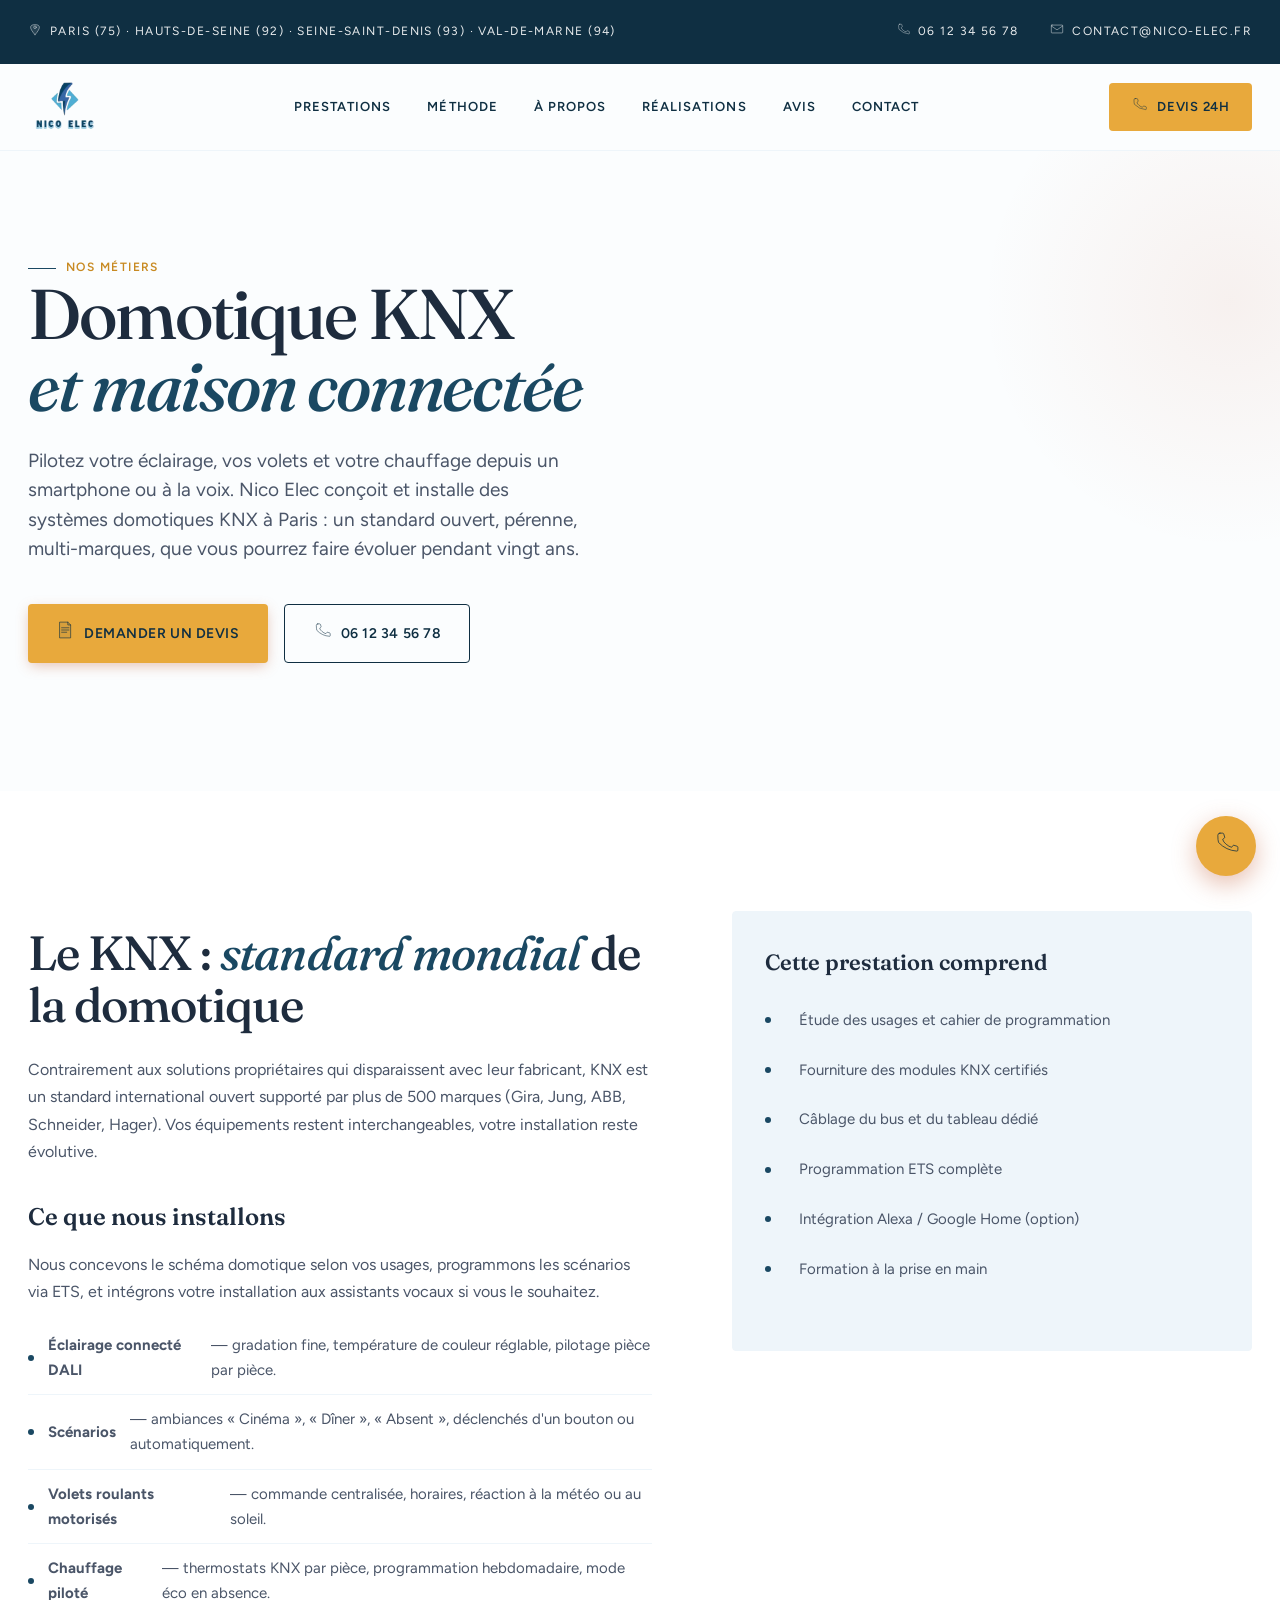
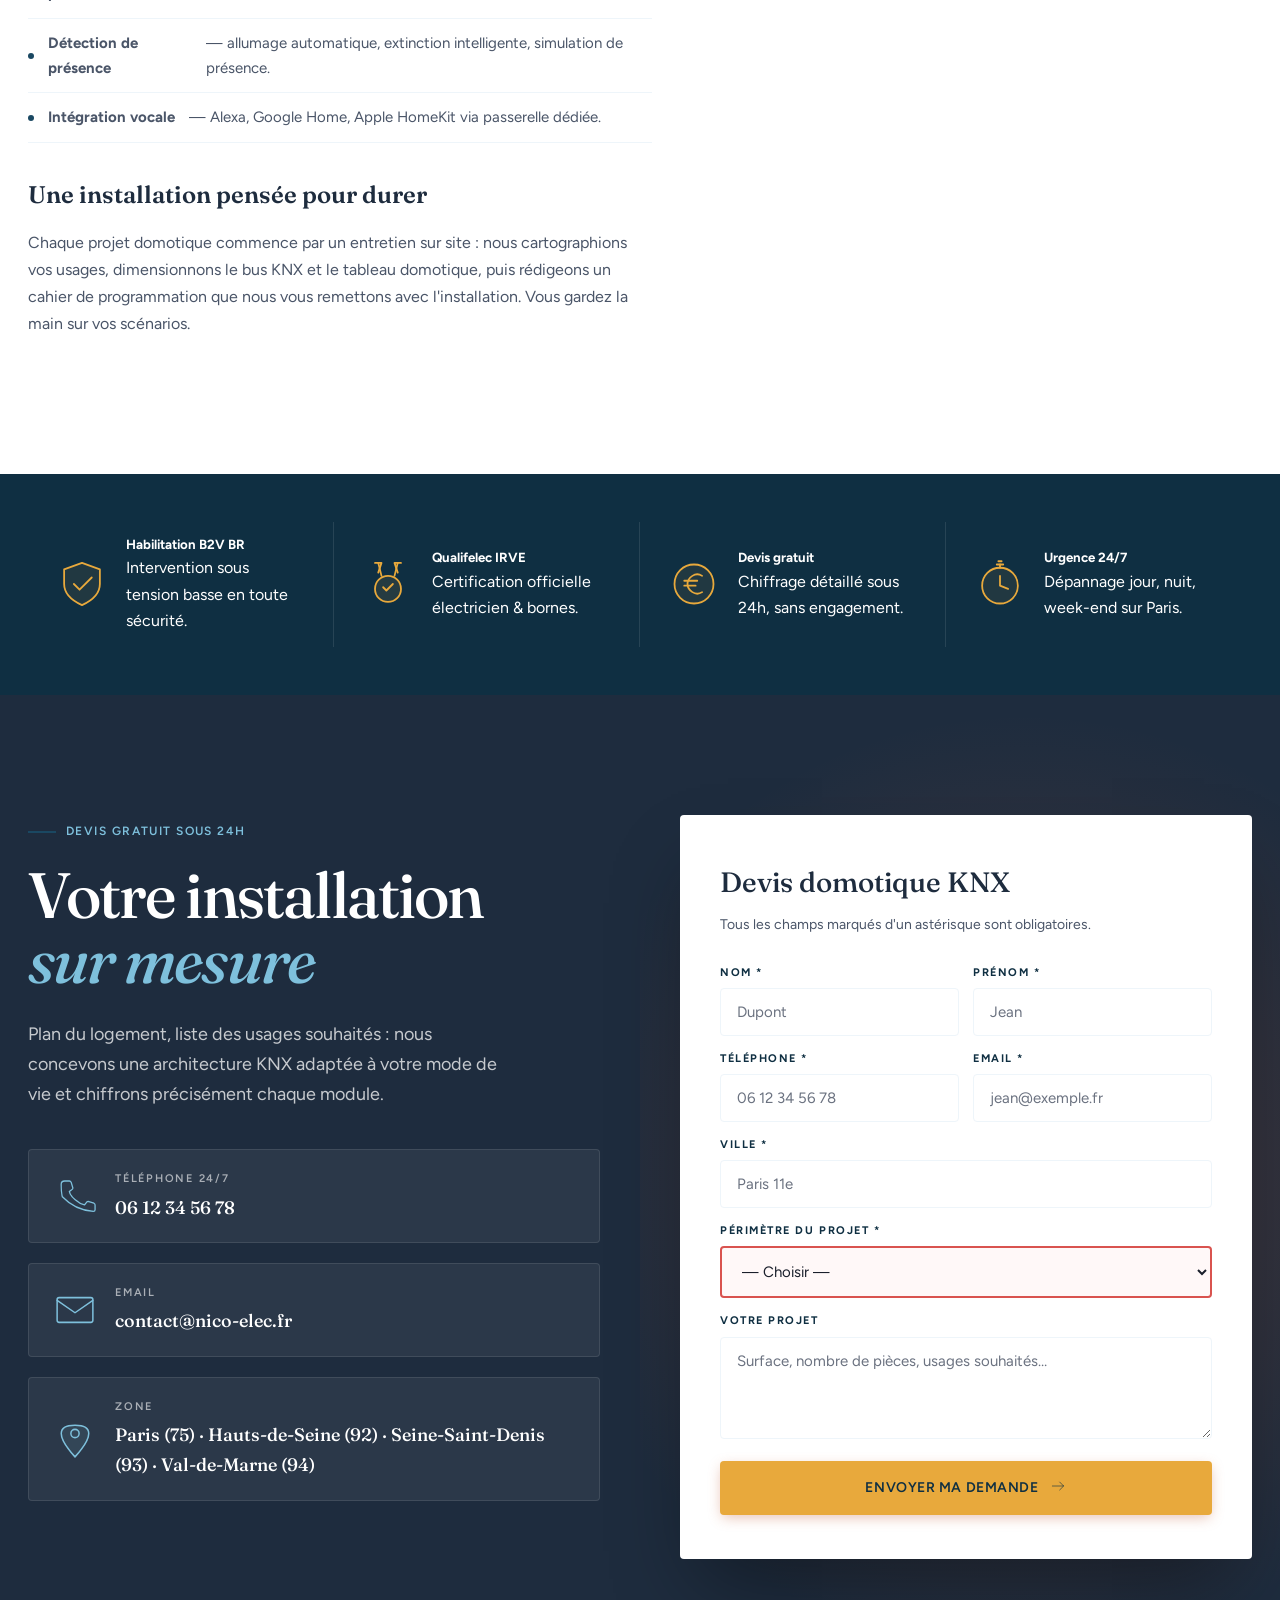
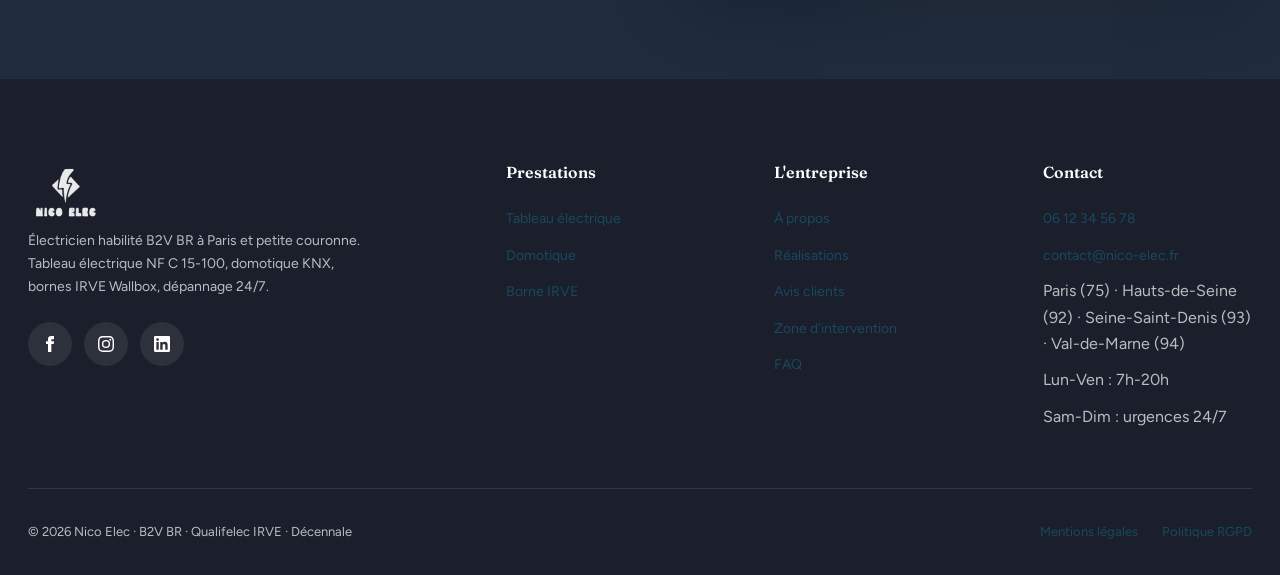
<file: domotique.html>
<!DOCTYPE html>
<html lang="fr">
<head>
<meta charset="UTF-8" />
<meta name="viewport" content="width=device-width,initial-scale=1" />
<meta name="page-title" content="Domotique" />
<meta name="page-desc" content="Domotique KNX à Paris — éclairage connecté DALI, scénarios, volets roulants, chauffage piloté, intégration Alexa & Google Home. Installation par électricien habilité." />
<title>Domotique KNX — Éclairage, scénarios, volets connectés | Nico Elec Paris</title>
<meta name="description" content="Installation domotique KNX à Paris : éclairage DALI, scénarios, volets roulants motorisés, chauffage piloté, intégration vocale. Électricien habilité B2V BR." />
<meta name="robots" content="index, follow, max-image-preview:large" />
<meta name="theme-color" content="#0066FF" />
<link rel="canonical" href="https://nico-elec.fr/domotique.html" />
<meta property="og:type" content="website" />
<meta property="og:locale" content="fr_FR" />
<meta property="og:title" content="Domotique KNX — Nico Elec Paris" />
<meta property="og:description" content="KNX, DALI, volets, chauffage piloté. Installation par électricien habilité." />
<meta property="og:url" content="https://nico-elec.fr/domotique.html" />
<meta property="og:site_name" content="Nico Elec" />
<link rel="preconnect" href="https://fonts.googleapis.com" />
<link rel="preconnect" href="https://fonts.gstatic.com" crossorigin />
<link href="https://fonts.googleapis.com/css2?family=Fraunces:ital,opsz,wght@0,9..144,400;0,9..144,500;0,9..144,600;0,9..144,700;0,9..144,800;1,9..144,400&family=Figtree:wght@400;500;600;700;800&display=swap" rel="stylesheet" />
<link rel="stylesheet" href="assets/css/bso.css?v=2026042302" />
<link rel="stylesheet" href="assets/css/sobre.css?v=2026042302" />
<script type="application/ld+json" data-c="json-ld">{}</script>
</head>
<body>

<div class="topbar">
  <div class="container topbar-inner">
    <div class="topbar-item"><span id="ic-pin1"></span> <span data-c="zone-resume"></span></div>
    <div style="display:flex; gap: 32px;">
      <a data-c="tel-link" href="tel:0612345678" class="topbar-item"><span id="ic-ph1"></span> <span data-c="tel">06 12 34 56 78</span></a>
      <a data-c="email-link" href="mailto:contact@nico-elec.fr" class="topbar-item"><span id="ic-m1"></span> <span data-c="email">contact@nico-elec.fr</span></a>
    </div>
  </div>
</div>

<nav class="nav" id="nav">
  <div class="container nav-inner">
    <a href="index.html" class="nav-logo"><span class="brand-logo" data-c="brand-logo"></span></a>
    <div class="nav-menu">
      <div class="nav-drop">
        <a href="index.html#services" class="nav-link">Prestations</a>
        <div class="nav-drop-menu" data-c="nav-drop"></div>
      </div>
      <a href="index.html#process" class="nav-link">Méthode</a>
      <a href="a-propos.html" class="nav-link">À propos</a>
      <a href="index.html#realizations" class="nav-link">Réalisations</a>
      <a href="index.html#testimonials" class="nav-link">Avis</a>
      <a href="contact.html" class="nav-link">Contact</a>
    </div>
    <a href="contact.html" class="nav-cta"><span id="ic-ph2"></span> <span data-c="cta-label">Devis gratuit</span></a>
    <button class="nav-burger" id="navBurger" aria-label="Menu"><span id="ic-burger"></span></button>
  </div>
</nav>

<aside class="mobile-drawer" id="mobileDrawer">
  <div class="mobile-drawer-head">
    <span class="brand-logo" data-c="brand-logo" style="font-size:22px;"></span>
    <button class="mobile-drawer-close" id="drawerClose" aria-label="Fermer"><span id="ic-close"></span></button>
  </div>
  <nav class="mobile-drawer-menu" data-c="drawer-nav"></nav>
  <div class="mobile-drawer-cta">
    <a data-c="tel-link" href="tel:0612345678" class="btn btn-primary" style="width:100%;"><span data-c="tel">06 12 34 56 78</span></a>
  </div>
</aside>

<section class="page-hero">
  <div class="container">
    <span class="eyebrow">Nos métiers</span>
    <h1>Domotique KNX<br/><em>et maison connectée</em></h1>
    <p class="hero-lead">Pilotez votre éclairage, vos volets et votre chauffage depuis un smartphone ou à la voix. Nico Elec conçoit et installe des systèmes domotiques KNX à Paris : un standard ouvert, pérenne, multi-marques, que vous pourrez faire évoluer pendant vingt ans.</p>
    <div class="hero-actions">
      <a href="contact.html" class="btn btn-primary"><span id="ic-doc1"></span> Demander un devis</a>
      <a data-c="tel-link" href="tel:0612345678" class="btn btn-outline"><span id="ic-ph3"></span> <span data-c="tel">06 12 34 56 78</span></a>
    </div>
  </div>
</section>

<section class="s svc-content">
  <div class="container svc-grid">
    <div class="svc-main">
      <h2>Le KNX : <em>standard mondial</em> de la domotique</h2>
      <p>Contrairement aux solutions propriétaires qui disparaissent avec leur fabricant, KNX est un standard international ouvert supporté par plus de 500 marques (Gira, Jung, ABB, Schneider, Hager). Vos équipements restent interchangeables, votre installation reste évolutive.</p>
      <h3>Ce que nous installons</h3>
      <p>Nous concevons le schéma domotique selon vos usages, programmons les scénarios via ETS, et intégrons votre installation aux assistants vocaux si vous le souhaitez.</p>
      <ul>
        <li><strong>Éclairage connecté DALI</strong> — gradation fine, température de couleur réglable, pilotage pièce par pièce.</li>
        <li><strong>Scénarios</strong> — ambiances « Cinéma », « Dîner », « Absent », déclenchés d'un bouton ou automatiquement.</li>
        <li><strong>Volets roulants motorisés</strong> — commande centralisée, horaires, réaction à la météo ou au soleil.</li>
        <li><strong>Chauffage piloté</strong> — thermostats KNX par pièce, programmation hebdomadaire, mode éco en absence.</li>
        <li><strong>Détection de présence</strong> — allumage automatique, extinction intelligente, simulation de présence.</li>
        <li><strong>Intégration vocale</strong> — Alexa, Google Home, Apple HomeKit via passerelle dédiée.</li>
      </ul>
      <h3>Une installation pensée pour durer</h3>
      <p>Chaque projet domotique commence par un entretien sur site : nous cartographions vos usages, dimensionnons le bus KNX et le tableau domotique, puis rédigeons un cahier de programmation que nous vous remettons avec l'installation. Vous gardez la main sur vos scénarios.</p>
    </div>
    <aside class="svc-aside">
      <h4>Cette prestation comprend</h4>
      <ul>
        <li><span id="ic-a1"></span> Étude des usages et cahier de programmation</li>
        <li><span id="ic-a2"></span> Fourniture des modules KNX certifiés</li>
        <li><span id="ic-a3"></span> Câblage du bus et du tableau dédié</li>
        <li><span id="ic-a4"></span> Programmation ETS complète</li>
        <li><span id="ic-a5"></span> Intégration Alexa / Google Home (option)</li>
        <li><span id="ic-a6"></span> Formation à la prise en main</li>
      </ul>
    </aside>
  </div>
</section>

<section class="strip-atouts">
  <div class="container atouts-grid">
    <div class="atout"><span class="atout-icon" id="ic-at1"></span><div><h5>Habilitation B2V BR</h5><p>Intervention sous tension basse en toute sécurité.</p></div></div>
    <div class="atout"><span class="atout-icon" id="ic-at2"></span><div><h5>Qualifelec IRVE</h5><p>Certification officielle électricien & bornes.</p></div></div>
    <div class="atout"><span class="atout-icon" id="ic-at3"></span><div><h5>Devis gratuit</h5><p>Chiffrage détaillé sous 24h, sans engagement.</p></div></div>
    <div class="atout"><span class="atout-icon" id="ic-at4"></span><div><h5>Urgence 24/7</h5><p>Dépannage jour, nuit, week-end sur Paris.</p></div></div>
  </div>
</section>

<section class="cta" id="contact">
  <div class="container cta-inner cta-grid">
    <div class="reveal-left">
      <span class="eyebrow" style="color:var(--brick-light);">Devis gratuit sous 24h</span>
      <h2>Votre installation<br/><em>sur mesure</em></h2>
      <p class="cta-lead">Plan du logement, liste des usages souhaités : nous concevons une architecture KNX adaptée à votre mode de vie et chiffrons précisément chaque module.</p>
      <div class="cta-contact-items">
        <a data-c="tel-link" href="tel:0612345678" class="cta-contact-item"><span class="cta-contact-icon" id="ic-cc1"></span><div><div class="cta-contact-label">Téléphone 24/7</div><div class="cta-contact-value" data-c="tel">06 12 34 56 78</div></div></a>
        <a data-c="email-link" href="mailto:contact@nico-elec.fr" class="cta-contact-item"><span class="cta-contact-icon" id="ic-cc2"></span><div><div class="cta-contact-label">Email</div><div class="cta-contact-value" data-c="email">contact@nico-elec.fr</div></div></a>
        <div class="cta-contact-item"><span class="cta-contact-icon" id="ic-cc3"></span><div><div class="cta-contact-label">Zone</div><div class="cta-contact-value" data-c="zone-resume"></div></div></div>
      </div>
    </div>
    <form class="cta-form reveal-right" onsubmit="event.preventDefault(); alert('Merci ! Votre demande a bien été envoyée.');">
      <h3>Devis domotique KNX</h3>
      <p>Tous les champs marqués d'un astérisque sont obligatoires.</p>
      <div class="form-grid">
        <div class="form-row"><div><label class="form-label">Nom *</label><input class="field" placeholder="Dupont" required /></div><div><label class="form-label">Prénom *</label><input class="field" placeholder="Jean" required /></div></div>
        <div class="form-row"><div><label class="form-label">Téléphone *</label><input class="field" type="tel" placeholder="06 12 34 56 78" required /></div><div><label class="form-label">Email *</label><input class="field" type="email" placeholder="jean@exemple.fr" required /></div></div>
        <div><label class="form-label">Ville *</label><input class="field" placeholder="Paris 11e" required /></div>
        <div><label class="form-label">Périmètre du projet *</label><select class="field" required><option value="">— Choisir —</option><option>Éclairage connecté uniquement</option><option>Volets roulants motorisés</option><option>Chauffage piloté</option><option>Installation complète KNX</option><option>Intégration vocale Alexa / Google</option></select></div>
        <div><label class="form-label">Votre projet</label><textarea class="field" rows="4" placeholder="Surface, nombre de pièces, usages souhaités…"></textarea></div>
        <button type="submit" class="btn btn-primary" style="width:100%;">Envoyer ma demande <span id="ic-sb1"></span></button>
      </div>
    </form>
  </div>
</section>

<footer class="bso-footer">
  <div class="container">
    <div class="footer-grid">
      <div class="footer-brand">
        <span class="brand-logo brand-logo-footer" data-c="brand-logo"></span>
        <p data-c="desc"></p>
        <div class="footer-socials">
          <a data-c="rs-facebook" href="#" class="footer-social" aria-label="Facebook"><svg viewBox="0 0 24 24" fill="currentColor"><path d="M9 8h-3v4h3v12h5V12h3.642l.358-4H14V6.333C14 5.378 14.192 5 15.115 5H18V0h-3.808C10.596 0 9 1.583 9 4.615V8z"/></svg></a>
          <a data-c="rs-instagram" href="#" class="footer-social" aria-label="Instagram"><svg viewBox="0 0 24 24" fill="currentColor"><path d="M12 2.163c3.204 0 3.584.012 4.849.07 3.252.148 4.771 1.691 4.919 4.919.058 1.265.069 1.645.069 4.849 0 3.205-.012 3.584-.069 4.849-.149 3.225-1.664 4.771-4.919 4.919-1.266.058-1.644.07-4.849.07-3.204 0-3.584-.012-4.849-.07-3.26-.149-4.771-1.699-4.919-4.92-.058-1.265-.07-1.644-.07-4.849 0-3.204.013-3.583.07-4.849.149-3.227 1.664-4.771 4.919-4.919 1.266-.057 1.645-.069 4.849-.069zM12 0C8.741 0 8.333.014 7.053.072 2.695.272.273 2.69.073 7.052.014 8.333 0 8.741 0 12c0 3.259.014 3.668.072 4.948.2 4.358 2.618 6.78 6.98 6.98C8.333 23.986 8.741 24 12 24c3.259 0 3.668-.014 4.948-.072 4.354-.2 6.782-2.618 6.979-6.98.059-1.28.073-1.689.073-4.948 0-3.259-.014-3.667-.072-4.947-.196-4.354-2.617-6.78-6.979-6.98C15.668.014 15.259 0 12 0zm0 5.838a6.162 6.162 0 100 12.324 6.162 6.162 0 000-12.324zM12 16a4 4 0 110-8 4 4 0 010 8zm6.406-11.845a1.44 1.44 0 100 2.881 1.44 1.44 0 000-2.881z"/></svg></a>
          <a data-c="rs-linkedin" href="#" class="footer-social" aria-label="LinkedIn"><svg viewBox="0 0 24 24" fill="currentColor"><path d="M20.447 20.452h-3.554v-5.569c0-1.328-.027-3.037-1.852-3.037-1.853 0-2.136 1.445-2.136 2.939v5.667H9.351V9h3.414v1.561h.046c.477-.9 1.637-1.85 3.37-1.85 3.601 0 4.267 2.37 4.267 5.455v6.286zM5.337 7.433a2.062 2.062 0 01-2.063-2.065 2.063 2.063 0 112.063 2.065zm1.782 13.019H3.555V9h3.564v11.452zM22.225 0H1.771C.792 0 0 .774 0 1.729v20.542C0 23.227.792 24 1.771 24h20.451C23.2 24 24 23.227 24 22.271V1.729C24 .774 23.2 0 22.222 0h.003z"/></svg></a>
        </div>
      </div>
      <div class="footer-col"><h5>Prestations</h5><ul data-c="footer-services"></ul></div>
      <div class="footer-col"><h5>L'entreprise</h5><ul><li><a href="a-propos.html">À propos</a></li><li><a href="index.html#realizations">Réalisations</a></li><li><a href="index.html#testimonials">Avis clients</a></li><li><a href="index.html#zone">Zone d'intervention</a></li><li><a href="index.html#faq">FAQ</a></li></ul></div>
      <div class="footer-col"><h5>Contact</h5><ul>
        <li><a data-c="tel-link" href="tel:0612345678"><span data-c="tel">06 12 34 56 78</span></a></li>
        <li><a data-c="email-link" href="mailto:contact@nico-elec.fr"><span data-c="email">contact@nico-elec.fr</span></a></li>
        <li><span data-c="zone-resume"></span></li>
        <li>Lun-Ven : 7h-20h</li>
        <li>Sam-Dim : urgences 24/7</li>
      </ul></div>
    </div>
    <div class="footer-bottom">
      <div><span data-c="copyright"></span> · B2V BR · Qualifelec IRVE · Décennale</div>
      <div style="display:flex; gap:24px;"><a href="mentions-legales.html">Mentions légales</a><a href="mentions-legales.html#rgpd">Politique RGPD</a></div>
    </div>
  </div>
</footer>

<a data-c="tel-link" href="tel:0612345678" class="tel-float" aria-label="Appelez-nous"><span id="ic-ftel"></span></a>

<script src="assets/js/icons.js?v=2026042302"></script>
<script src="client.config.js?v=2026042302"></script>
<script src="assets/js/apply-config.js?v=2026042302"></script>
<script src="assets/js/bso-app.js?v=2026042302"></script>
</body>
</html>
</file>
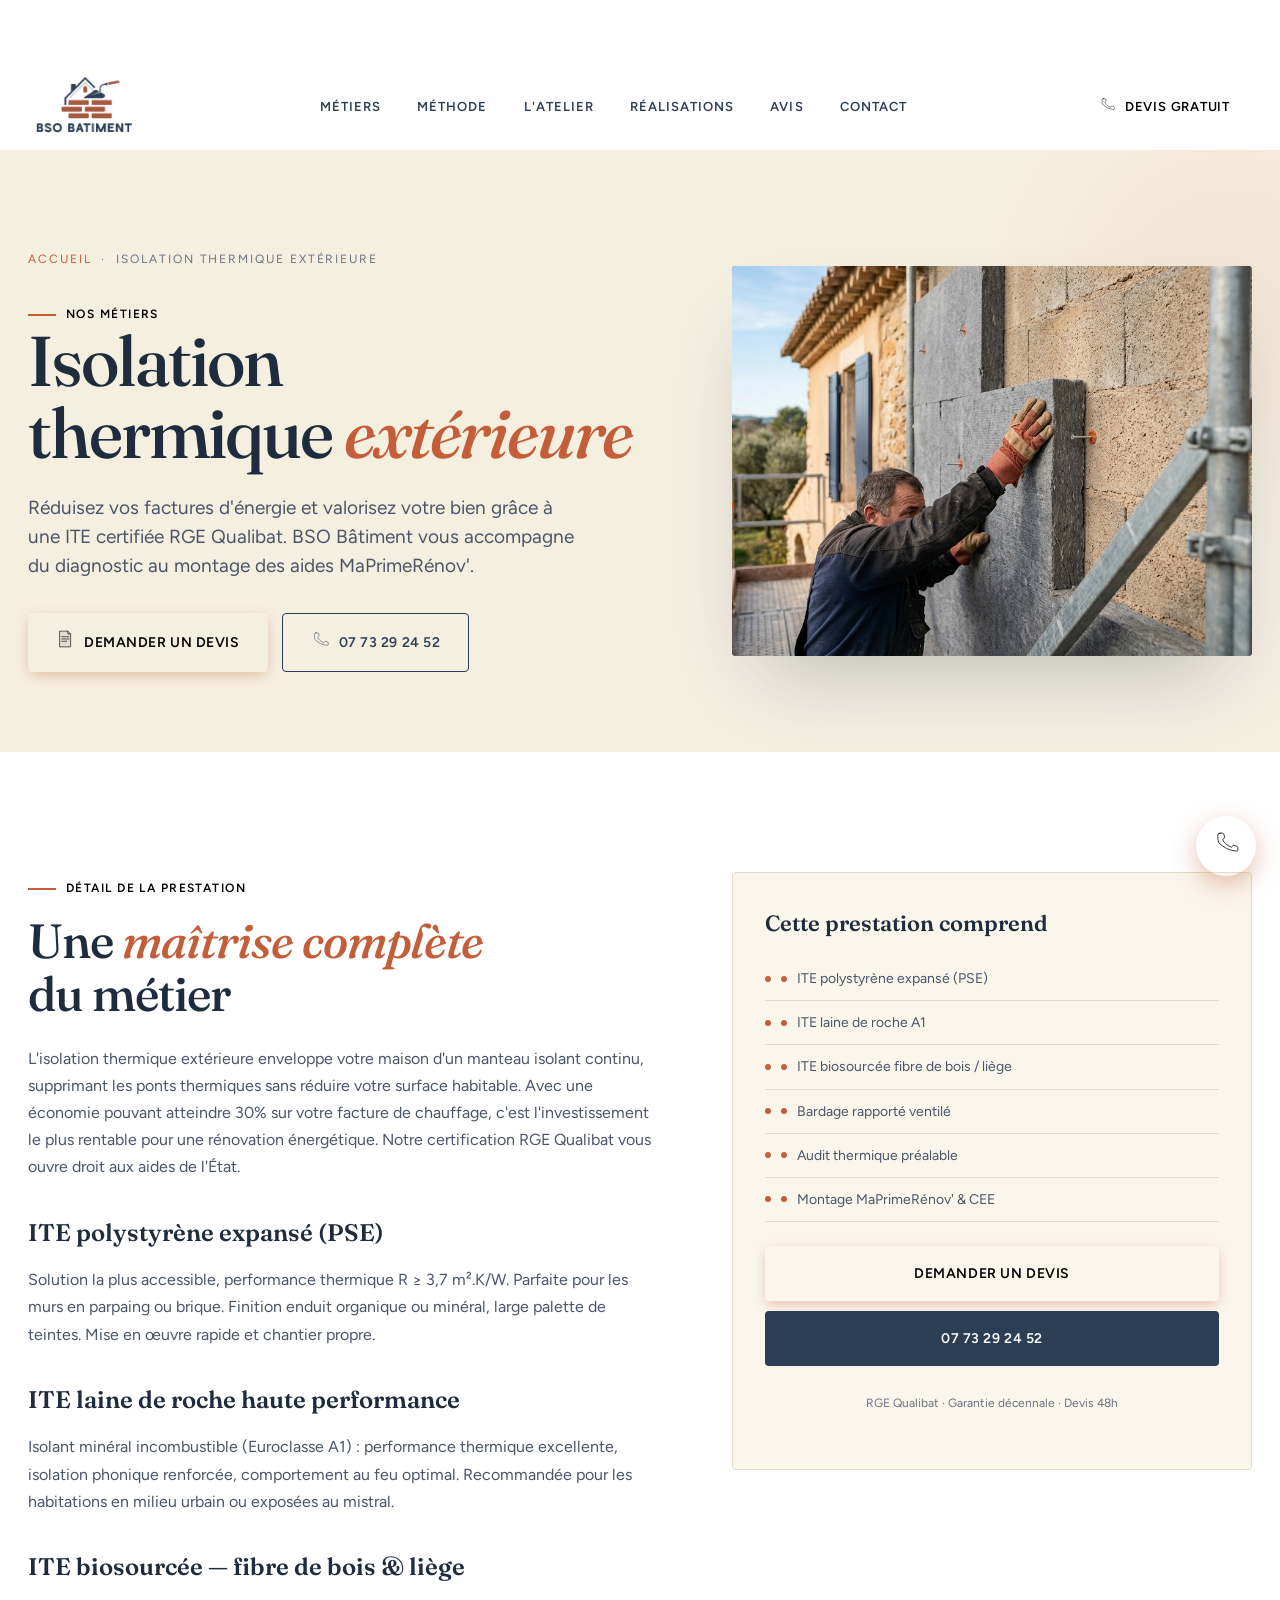
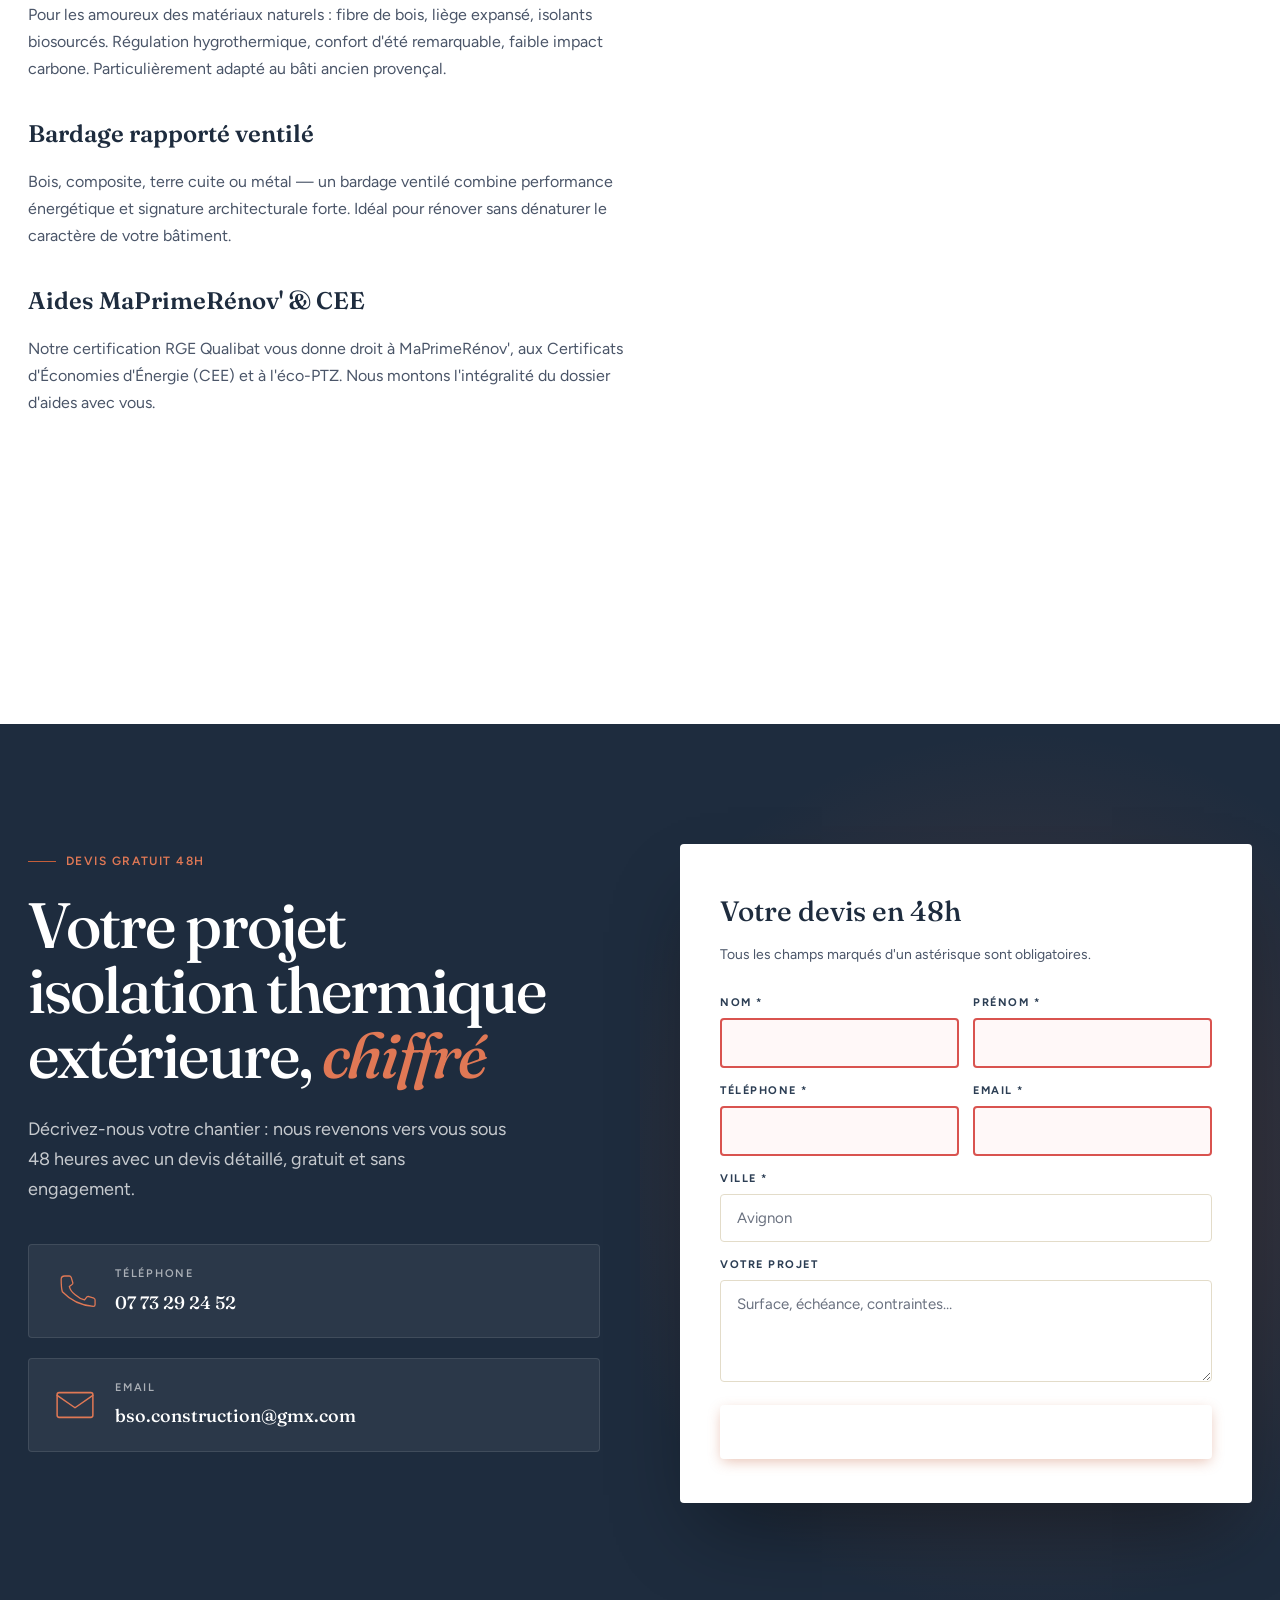
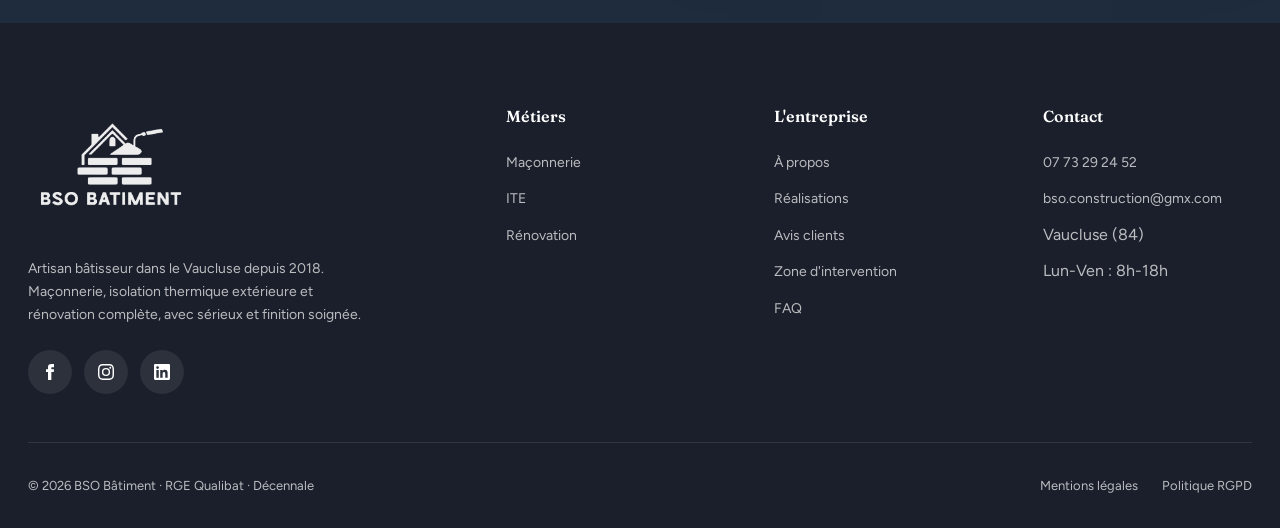
<file: isolation-thermique.html>
<!DOCTYPE html>
<html lang="fr">
<head>
<meta charset="UTF-8" />
<meta name="viewport" content="width=device-width,initial-scale=1" />
<title>ITE Vaucluse — Isolation thermique extérieure RGE | BSO Bâtiment</title>
<meta name="description" content="Isolation thermique extérieure (ITE) dans le Vaucluse. PSE, laine de roche, biosourcée, bardage rapporté. Artisan RGE Qualibat, MaPrimeRénov' et CEE éligibles." />
<meta name="geo.region" content="FR-84" />
<meta name="geo.placename" content="Avignon, Vaucluse" />
<link rel="canonical" href="https://bso-batiment.fr/isolation-thermique.html" />
<meta property="og:type" content="website" />
<meta property="og:locale" content="fr_FR" />
<meta property="og:url" content="https://bso-batiment.fr/isolation-thermique.html" />
<meta property="og:image" content="https://bso-batiment.fr/assets/img/logo-bso.png?v=1776937755066" />
<meta property="og:image:alt" content="Logo BSO Bâtiment — artisan maçon Vaucluse" />
<meta property="og:site_name" content="BSO Bâtiment" />
<meta name="twitter:card" content="summary_large_image" />
<meta name="twitter:title" content="ITE Vaucluse — Isolation thermique extérieure RGE | BSO Bâtiment" />
<meta name="twitter:description" content="Isolation thermique extérieure (ITE) dans le Vaucluse. PSE, laine de roche, biosourcée, bardage rapporté. Artisan RGE Qualibat, MaPrimeRénov' et CEE éligibles." />
<meta name="twitter:image" content="https://bso-batiment.fr/assets/img/logo-bso.png?v=1776937755066" />
<meta name="author" content="BSO Bâtiment" />
<meta name="robots" content="index, follow, max-image-preview:large" />
<meta name="theme-color" content="#2C3E54" />
<link rel="alternate" hreflang="fr-FR" href="https://bso-batiment.fr/isolation-thermique.html" />
<link rel="alternate" hreflang="x-default" href="https://bso-batiment.fr/isolation-thermique.html" />
<meta property="og:title" content="ITE Vaucluse — Isolation thermique extérieure RGE | BSO Bâtiment" />
<meta property="og:description" content="Isolation thermique extérieure (ITE) dans le Vaucluse. PSE, laine de roche, biosourcée, bardage rapporté. Artisan RGE Qualibat, MaPrimeRénov' et CEE éligibles." />
<link rel="preconnect" href="https://fonts.googleapis.com" />
<link rel="preconnect" href="https://fonts.gstatic.com" crossorigin />
<link href="https://fonts.googleapis.com/css2?family=Fraunces:ital,opsz,wght@0,9..144,400;0,9..144,500;0,9..144,600;0,9..144,700;0,9..144,800;1,9..144,400&family=Figtree:wght@400;500;600;700;800&display=swap" rel="stylesheet" />
<link rel="stylesheet" href="assets/css/bso.css?v=1776937755066" />
<link rel="stylesheet" href="assets/css/sobre.css?v=1776937755066" />
<script src="assets/js/icons.js?v=1776937755066"></script>
<script type="application/ld+json">
{
  "@context": "https://schema.org",
  "@type": "Service",
  "serviceType": "InsulationInstallation",
  "name": "Isolation thermique extérieure (ITE) Vaucluse",
  "provider": {
    "@type": "GeneralContractor",
    "name": "BSO Bâtiment",
    "url": "https://bso-batiment.fr/",
    "telephone": "+33773292452"
  },
  "areaServed": {
    "@type": "AdministrativeArea",
    "name": "Vaucluse (84)"
  },
  "url": "https://bso-batiment.fr/isolation-thermique.html",
  "description": "ITE dans le Vaucluse : PSE, laine de roche, biosourcée, bardage rapporté. Artisan RGE Qualibat, MaPrimeRénov' et CEE éligibles.",
  "offers": {
    "@type": "Offer",
    "priceCurrency": "EUR",
    "url": "https://bso-batiment.fr/contact.html",
    "availability": "https://schema.org/InStock"
  }
}
</script>
<script type="application/ld+json">
{
  "@context": "https://schema.org",
  "@type": "BreadcrumbList",
  "itemListElement": [
    {
      "@type": "ListItem",
      "position": 1,
      "name": "Accueil",
      "item": "https://bso-batiment.fr/"
    },
    {
      "@type": "ListItem",
      "position": 2,
      "name": "Isolation thermique extérieure",
      "item": "https://bso-batiment.fr/isolation-thermique.html"
    }
  ]
}
</script>
</head>
<body>

<div class="topbar">
  <div class="container topbar-inner">
    <div class="topbar-item"><span id="ic-pin1"></span> Vaucluse (84) · Avignon · Carpentras · Orange</div>
    <div style="display:flex; gap: 32px;">
      <a href="tel:0773292452" class="topbar-item"><span id="ic-ph1"></span> 07 73 29 24 52</a>
      <a href="mailto:bso.construction@gmx.com" class="topbar-item"><span id="ic-m1"></span> bso.construction@gmx.com</a>
    </div>
  </div>
</div>

<nav class="nav" id="nav">
  <div class="container nav-inner">
    <a href="index.html" class="nav-logo"><img src="assets/img/logo-bso.png?v=1776937755066" alt="BSO Bâtiment" /></a>
    <div class="nav-menu">
      <div class="nav-drop">
        <a href="index.html#services" class="nav-link">Métiers</a>
        <div class="nav-drop-menu">
          <a href="maconnerie.html">Maçonnerie générale</a>
          <a href="isolation-thermique.html">ITE — Isolation extérieure</a>
          <a href="renovation.html">Rénovation complète</a>
        </div>
      </div>
      <a href="index.html#process" class="nav-link">Méthode</a>
      <a href="a-propos.html" class="nav-link">L'Atelier</a>
      <a href="index.html#realizations" class="nav-link">Réalisations</a>
      <a href="index.html#testimonials" class="nav-link">Avis</a>
      <a href="contact.html" class="nav-link">Contact</a>
    </div>
    <a href="contact.html" class="nav-cta"><span id="ic-ph2"></span> Devis gratuit</a>
    <button class="nav-burger" id="navBurger" aria-label="Menu"><span id="ic-burger"></span></button>
  </div>
</nav>

<aside class="mobile-drawer" id="mobileDrawer">
  <div class="mobile-drawer-head">
    <img src="assets/img/logo-bso.png?v=1776937755066" alt="BSO" style="height:44px;" />
    <button class="mobile-drawer-close" id="drawerClose" aria-label="Fermer"><span id="ic-close"></span></button>
  </div>
  <nav class="mobile-drawer-menu">
    <a href="index.html">Accueil</a>
    <a href="maconnerie.html">Maçonnerie</a>
    <a href="isolation-thermique.html">ITE</a>
    <a href="renovation.html">Rénovation</a>
    <a href="a-propos.html">L'Atelier</a>
    <a href="contact.html">Contact</a>
  </nav>
  <div class="mobile-drawer-cta">
    <a href="tel:0773292452" class="btn btn-primary" style="width:100%;">07 73 29 24 52</a>
  </div>
</aside>

<section class="page-hero">
  <div class="container page-hero-inner">
    <div class="reveal">
      <div class="crumb"><a href="index.html">Accueil</a> <span>·</span> <span>Isolation thermique extérieure</span></div>
      <span class="eyebrow">Nos métiers</span>
      <h1>Isolation<br/>thermique <em>extérieure</em></h1>
      <p>Réduisez vos factures d'énergie et valorisez votre bien grâce à une ITE certifiée RGE Qualibat. BSO Bâtiment vous accompagne du diagnostic au montage des aides MaPrimeRénov'.</p>
      <div style="margin-top:32px; display:flex; gap:14px; flex-wrap:wrap;">
        <a href="contact.html" class="btn btn-primary"><span id="ic-doc1"></span> Demander un devis</a>
        <a href="tel:0773292452" class="btn btn-outline"><span id="ic-ph3"></span> 07 73 29 24 52</a>
      </div>
    </div>
    <div class="page-hero-img reveal-scale d-1"><img src="assets/img/hero-ite.jpg" alt="Isolation thermique extérieure — BSO Bâtiment" /></div>
  </div>
</section>

<section class="s svc-content">
  <div class="container svc-grid">
    <div class="reveal">
      <span class="eyebrow">Détail de la prestation</span>
      <h2>Une <em>maîtrise complète</em><br/>du métier</h2>
      <p>L'isolation thermique extérieure enveloppe votre maison d'un manteau isolant continu, supprimant les ponts thermiques sans réduire votre surface habitable. Avec une économie pouvant atteindre 30% sur votre facture de chauffage, c'est l'investissement le plus rentable pour une rénovation énergétique. Notre certification RGE Qualibat vous ouvre droit aux aides de l'État.</p>
      <h3>ITE polystyrène expansé (PSE)</h3><p>Solution la plus accessible, performance thermique R ≥ 3,7 m².K/W. Parfaite pour les murs en parpaing ou brique. Finition enduit organique ou minéral, large palette de teintes. Mise en œuvre rapide et chantier propre.</p>
      <h3>ITE laine de roche haute performance</h3><p>Isolant minéral incombustible (Euroclasse A1) : performance thermique excellente, isolation phonique renforcée, comportement au feu optimal. Recommandée pour les habitations en milieu urbain ou exposées au mistral.</p>
      <h3>ITE biosourcée — fibre de bois & liège</h3><p>Pour les amoureux des matériaux naturels : fibre de bois, liège expansé, isolants biosourcés. Régulation hygrothermique, confort d'été remarquable, faible impact carbone. Particulièrement adapté au bâti ancien provençal.</p>
      <h3>Bardage rapporté ventilé</h3><p>Bois, composite, terre cuite ou métal — un bardage ventilé combine performance énergétique et signature architecturale forte. Idéal pour rénover sans dénaturer le caractère de votre bâtiment.</p>
      <h3>Aides MaPrimeRénov' & CEE</h3><p>Notre certification RGE Qualibat vous donne droit à MaPrimeRénov', aux Certificats d'Économies d'Énergie (CEE) et à l'éco-PTZ. Nous montons l'intégralité du dossier d'aides avec vous.</p>
    </div>
    <aside class="svc-aside reveal-right d-1">
      <h4>Cette prestation comprend</h4>
      <ul style="list-style:none; padding:0; margin:0 0 24px;">
        <li style="padding:10px 0; border-bottom:1px solid var(--line); display:flex; align-items:center; gap:10px; font-size:14px;"><span style="width:6px; height:6px; background:var(--brick); border-radius:50%; flex-shrink:0;"></span>ITE polystyrène expansé (PSE)</li>
        <li style="padding:10px 0; border-bottom:1px solid var(--line); display:flex; align-items:center; gap:10px; font-size:14px;"><span style="width:6px; height:6px; background:var(--brick); border-radius:50%; flex-shrink:0;"></span>ITE laine de roche A1</li>
        <li style="padding:10px 0; border-bottom:1px solid var(--line); display:flex; align-items:center; gap:10px; font-size:14px;"><span style="width:6px; height:6px; background:var(--brick); border-radius:50%; flex-shrink:0;"></span>ITE biosourcée fibre de bois / liège</li>
        <li style="padding:10px 0; border-bottom:1px solid var(--line); display:flex; align-items:center; gap:10px; font-size:14px;"><span style="width:6px; height:6px; background:var(--brick); border-radius:50%; flex-shrink:0;"></span>Bardage rapporté ventilé</li>
        <li style="padding:10px 0; border-bottom:1px solid var(--line); display:flex; align-items:center; gap:10px; font-size:14px;"><span style="width:6px; height:6px; background:var(--brick); border-radius:50%; flex-shrink:0;"></span>Audit thermique préalable</li>
        <li style="padding:10px 0; border-bottom:1px solid var(--line); display:flex; align-items:center; gap:10px; font-size:14px;"><span style="width:6px; height:6px; background:var(--brick); border-radius:50%; flex-shrink:0;"></span>Montage MaPrimeRénov' &amp; CEE</li>
      </ul>
      <a href="contact.html" class="btn btn-primary">Demander un devis</a>
      <a href="tel:0773292452" class="btn btn-dark">07 73 29 24 52</a>
      <p style="font-size:12px; margin-top:18px; color:var(--ink-mute); text-align:center;">RGE Qualibat · Garantie décennale · Devis 48h</p>
    </aside>
  </div>
</section>

<section class="strip-atouts">
  <div class="container atouts-grid">
    <div class="atout reveal d-1"><span class="atout-icon" id="ic-sh2"></span><div><div class="atout-title">Décennale</div><div class="atout-sub">Couverture 10 ans</div></div></div>
    <div class="atout reveal d-2"><span class="atout-icon" id="ic-md2"></span><div><div class="atout-title">RGE · Qualibat</div><div class="atout-sub">MaPrimeRénov' éligible</div></div></div>
    <div class="atout reveal d-3"><span class="atout-icon" id="ic-eu1"></span><div><div class="atout-title">Devis gratuit</div><div class="atout-sub">Réponse sous 48h</div></div></div>
    <div class="atout reveal d-4"><span class="atout-icon" id="ic-cl1"></span><div><div class="atout-title">Réactif</div><div class="atout-sub">Intervention rapide</div></div></div>
  </div>
</section>

<section class="cta">
  <div class="container cta-inner cta-grid">
    <div class="reveal-left">
      <span class="eyebrow" style="color:var(--brick-light);">Devis gratuit 48h</span>
      <h2>Votre projet<br/>isolation thermique extérieure, <em>chiffré</em></h2>
      <p class="cta-lead">Décrivez-nous votre chantier : nous revenons vers vous sous 48 heures avec un devis détaillé, gratuit et sans engagement.</p>
      <div class="cta-contact-items">
        <a href="tel:0773292452" class="cta-contact-item"><span class="cta-contact-icon" id="ic-cc1"></span><div><div class="cta-contact-label">Téléphone</div><div class="cta-contact-value">07 73 29 24 52</div></div></a>
        <a href="mailto:bso.construction@gmx.com" class="cta-contact-item"><span class="cta-contact-icon" id="ic-cc2"></span><div><div class="cta-contact-label">Email</div><div class="cta-contact-value">bso.construction@gmx.com</div></div></a>
      </div>
    </div>
    <form class="cta-form reveal-right" onsubmit="event.preventDefault(); alert('Merci ! Votre demande a bien été envoyée.');">
      <h3>Votre devis en 48h</h3>
      <p>Tous les champs marqués d'un astérisque sont obligatoires.</p>
      <div class="form-grid">
        <div class="form-row"><div><label class="form-label">Nom *</label><input class="field" required /></div><div><label class="form-label">Prénom *</label><input class="field" required /></div></div>
        <div class="form-row"><div><label class="form-label">Téléphone *</label><input class="field" type="tel" required /></div><div><label class="form-label">Email *</label><input class="field" type="email" required /></div></div>
        <div><label class="form-label">Ville *</label><input class="field" placeholder="Avignon" required /></div>
        <div><label class="form-label">Votre projet</label><textarea class="field" rows="4" placeholder="Surface, échéance, contraintes…"></textarea></div>
        <button type="submit" class="btn btn-primary" style="width:100%;">Envoyer ma demande <span id="ic-sb1"></span></button>
      </div>
    </form>
  </div>
</section>

<footer class="bso-footer">
  <div class="container">
    <div class="footer-grid">
      <div class="footer-brand">
        <img src="assets/img/logo-bso.png?v=1776937755066" alt="BSO Bâtiment" class="footer-logo" />
        <p>Artisan bâtisseur dans le Vaucluse depuis 2018. Maçonnerie, isolation thermique extérieure et rénovation complète, avec sérieux et finition soignée.</p>
        <div class="footer-socials">
          <a href="#" class="footer-social" aria-label="Facebook"><svg viewBox="0 0 24 24" fill="currentColor"><path d="M9 8h-3v4h3v12h5V12h3.642l.358-4H14V6.333C14 5.378 14.192 5 15.115 5H18V0h-3.808C10.596 0 9 1.583 9 4.615V8z"/></svg></a>
          <a href="#" class="footer-social" aria-label="Instagram"><svg viewBox="0 0 24 24" fill="currentColor"><path d="M12 2.163c3.204 0 3.584.012 4.849.07 3.252.148 4.771 1.691 4.919 4.919.058 1.265.069 1.645.069 4.849 0 3.205-.012 3.584-.069 4.849-.149 3.225-1.664 4.771-4.919 4.919-1.266.058-1.644.07-4.849.07-3.204 0-3.584-.012-4.849-.07-3.26-.149-4.771-1.699-4.919-4.92-.058-1.265-.07-1.644-.07-4.849 0-3.204.013-3.583.07-4.849.149-3.227 1.664-4.771 4.919-4.919 1.266-.057 1.645-.069 4.849-.069zM12 0C8.741 0 8.333.014 7.053.072 2.695.272.273 2.69.073 7.052.014 8.333 0 8.741 0 12c0 3.259.014 3.668.072 4.948.2 4.358 2.618 6.78 6.98 6.98C8.333 23.986 8.741 24 12 24c3.259 0 3.668-.014 4.948-.072 4.354-.2 6.782-2.618 6.979-6.98.059-1.28.073-1.689.073-4.948 0-3.259-.014-3.667-.072-4.947-.196-4.354-2.617-6.78-6.979-6.98C15.668.014 15.259 0 12 0zm0 5.838a6.162 6.162 0 100 12.324 6.162 6.162 0 000-12.324zM12 16a4 4 0 110-8 4 4 0 010 8zm6.406-11.845a1.44 1.44 0 100 2.881 1.44 1.44 0 000-2.881z"/></svg></a>
          <a href="#" class="footer-social" aria-label="LinkedIn"><svg viewBox="0 0 24 24" fill="currentColor"><path d="M20.447 20.452h-3.554v-5.569c0-1.328-.027-3.037-1.852-3.037-1.853 0-2.136 1.445-2.136 2.939v5.667H9.351V9h3.414v1.561h.046c.477-.9 1.637-1.85 3.37-1.85 3.601 0 4.267 2.37 4.267 5.455v6.286zM5.337 7.433a2.062 2.062 0 01-2.063-2.065 2.063 2.063 0 112.063 2.065zm1.782 13.019H3.555V9h3.564v11.452zM22.225 0H1.771C.792 0 0 .774 0 1.729v20.542C0 23.227.792 24 1.771 24h20.451C23.2 24 24 23.227 24 22.271V1.729C24 .774 23.2 0 22.222 0h.003z"/></svg></a>
        </div>
      </div>
      <div class="footer-col"><h5>Métiers</h5><ul><li><a href="maconnerie.html">Maçonnerie</a></li><li><a href="isolation-thermique.html">ITE</a></li><li><a href="renovation.html">Rénovation</a></li></ul></div>
      <div class="footer-col"><h5>L'entreprise</h5><ul><li><a href="a-propos.html">À propos</a></li><li><a href="index.html#realizations">Réalisations</a></li><li><a href="index.html#testimonials">Avis clients</a></li><li><a href="index.html#zone">Zone d'intervention</a></li><li><a href="index.html#faq">FAQ</a></li></ul></div>
      <div class="footer-col"><h5>Contact</h5><ul><li><a href="tel:0773292452">07 73 29 24 52</a></li><li><a href="mailto:bso.construction@gmx.com">bso.construction@gmx.com</a></li><li>Vaucluse (84)</li><li>Lun-Ven : 8h-18h</li></ul></div>
    </div>
    <div class="footer-bottom">
      <div>© 2026 BSO Bâtiment · RGE Qualibat · Décennale</div>
      <div style="display:flex; gap:24px;"><a href="mentions-legales.html">Mentions légales</a><a href="mentions-legales.html#rgpd">Politique RGPD</a></div>
    </div>
  </div>
</footer>

<a href="tel:0773292452" class="tel-float" aria-label="Appelez-nous"><span id="ic-ftel"></span></a>

<script src="assets/js/bso-app.js?v=1776937755066"></script>
</body>
</html>
</file>
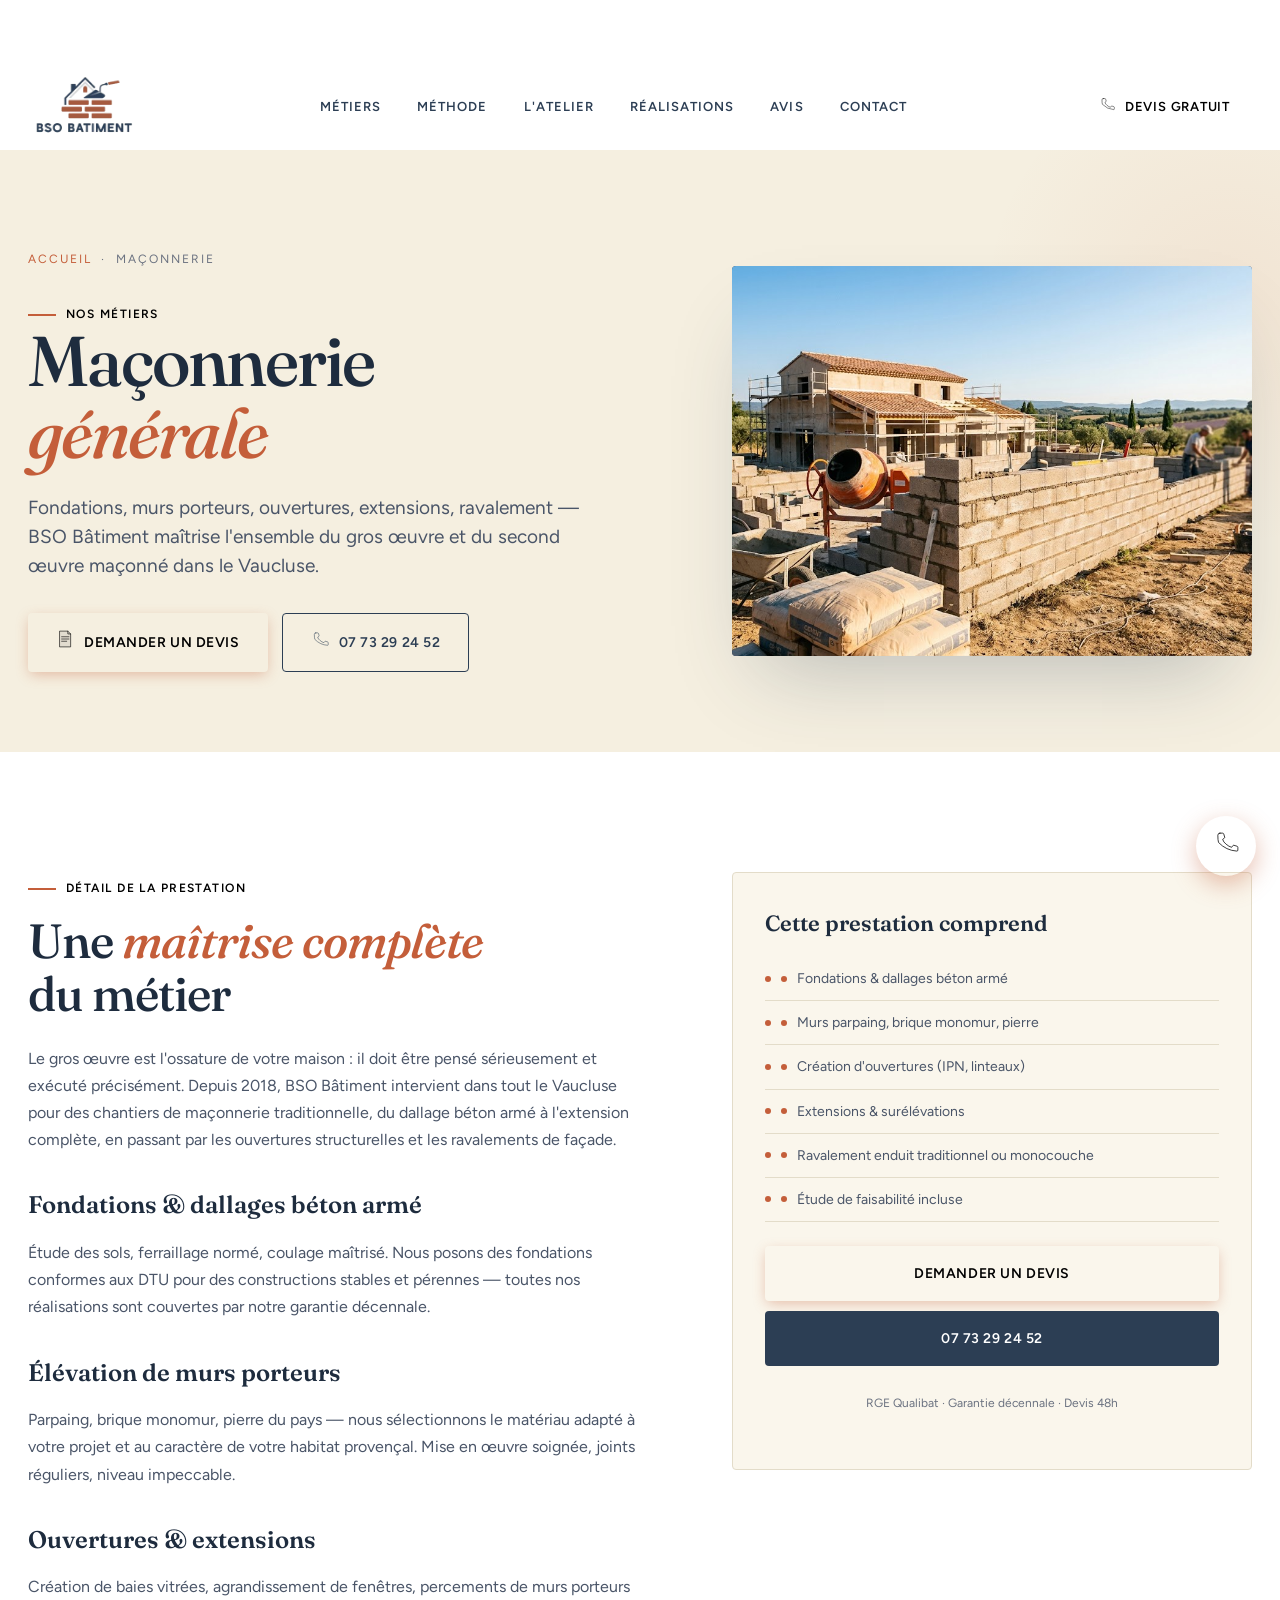
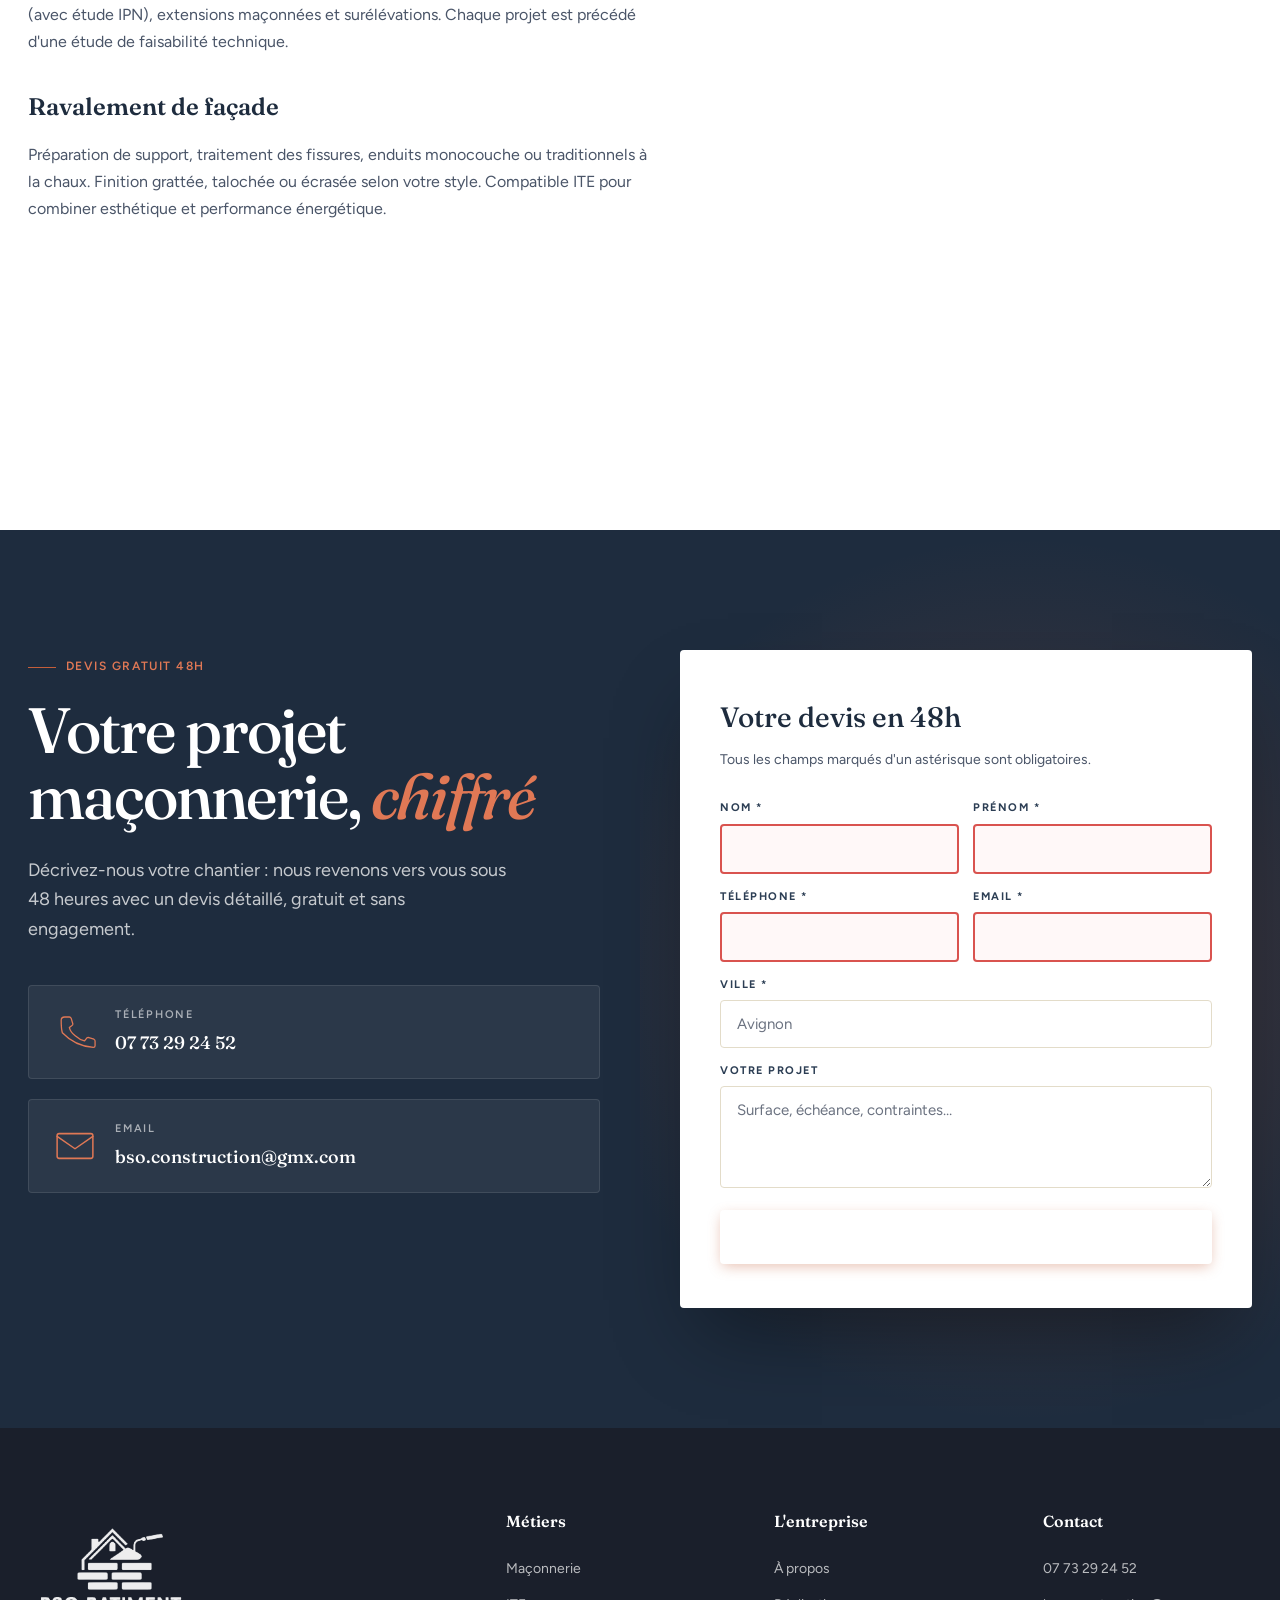
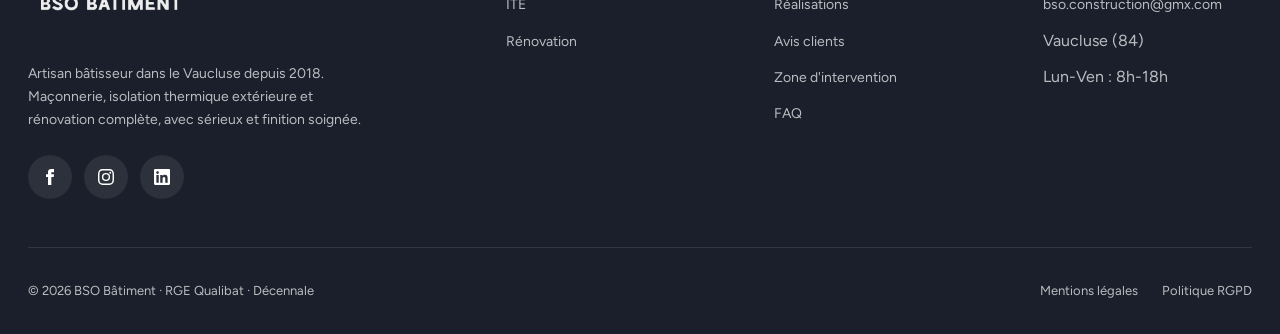
<file: maconnerie.html>
<!DOCTYPE html>
<html lang="fr">
<head>
<meta charset="UTF-8" />
<meta name="viewport" content="width=device-width,initial-scale=1" />
<title>Maçonnerie générale Vaucluse — Gros œuvre, extensions, ravalement | BSO Bâtiment</title>
<meta name="description" content="Maçonnerie générale dans le Vaucluse : fondations, élévation, ouvertures, extensions, ravalement de façade. Artisan RGE, garantie décennale, devis gratuit 48h." />
<meta name="geo.region" content="FR-84" />
<meta name="geo.placename" content="Avignon, Vaucluse" />
<link rel="canonical" href="https://bso-batiment.fr/maconnerie.html" />
<meta property="og:type" content="website" />
<meta property="og:locale" content="fr_FR" />
<meta property="og:url" content="https://bso-batiment.fr/maconnerie.html" />
<meta property="og:image" content="https://bso-batiment.fr/assets/img/logo-bso.png?v=1776937755066" />
<meta property="og:image:alt" content="Logo BSO Bâtiment — artisan maçon Vaucluse" />
<meta property="og:site_name" content="BSO Bâtiment" />
<meta name="twitter:card" content="summary_large_image" />
<meta name="twitter:title" content="Maçonnerie générale Vaucluse — Gros œuvre, extensions, ravalement | BSO Bâtiment" />
<meta name="twitter:description" content="Maçonnerie générale dans le Vaucluse : fondations, élévation, ouvertures, extensions, ravalement de façade. Artisan RGE, garantie décennale, devis gratuit 48h." />
<meta name="twitter:image" content="https://bso-batiment.fr/assets/img/logo-bso.png?v=1776937755066" />
<meta name="author" content="BSO Bâtiment" />
<meta name="robots" content="index, follow, max-image-preview:large" />
<meta name="theme-color" content="#2C3E54" />
<link rel="alternate" hreflang="fr-FR" href="https://bso-batiment.fr/maconnerie.html" />
<link rel="alternate" hreflang="x-default" href="https://bso-batiment.fr/maconnerie.html" />
<meta property="og:title" content="Maçonnerie générale Vaucluse — Gros œuvre, extensions, ravalement | BSO Bâtiment" />
<meta property="og:description" content="Maçonnerie générale dans le Vaucluse : fondations, élévation, ouvertures, extensions, ravalement de façade. Artisan RGE, garantie décennale, devis gratuit 48h." />
<link rel="preconnect" href="https://fonts.googleapis.com" />
<link rel="preconnect" href="https://fonts.gstatic.com" crossorigin />
<link href="https://fonts.googleapis.com/css2?family=Fraunces:ital,opsz,wght@0,9..144,400;0,9..144,500;0,9..144,600;0,9..144,700;0,9..144,800;1,9..144,400&family=Figtree:wght@400;500;600;700;800&display=swap" rel="stylesheet" />
<link rel="stylesheet" href="assets/css/bso.css?v=1776937755066" />
<link rel="stylesheet" href="assets/css/sobre.css?v=1776937755066" />
<script src="assets/js/icons.js?v=1776937755066"></script>
<script type="application/ld+json">
{
  "@context": "https://schema.org",
  "@type": "Service",
  "serviceType": "Masonry",
  "name": "Maçonnerie générale Vaucluse",
  "provider": {
    "@type": "GeneralContractor",
    "name": "BSO Bâtiment",
    "url": "https://bso-batiment.fr/",
    "telephone": "+33773292452"
  },
  "areaServed": {
    "@type": "AdministrativeArea",
    "name": "Vaucluse (84)"
  },
  "url": "https://bso-batiment.fr/maconnerie.html",
  "description": "Maçonnerie générale dans le Vaucluse : fondations, élévation murs, ouvertures, extensions, ravalement de façade. Artisan certifié RGE, garantie décennale.",
  "offers": {
    "@type": "Offer",
    "priceCurrency": "EUR",
    "url": "https://bso-batiment.fr/contact.html",
    "availability": "https://schema.org/InStock"
  }
}
</script>
<script type="application/ld+json">
{
  "@context": "https://schema.org",
  "@type": "BreadcrumbList",
  "itemListElement": [
    {
      "@type": "ListItem",
      "position": 1,
      "name": "Accueil",
      "item": "https://bso-batiment.fr/"
    },
    {
      "@type": "ListItem",
      "position": 2,
      "name": "Maçonnerie générale",
      "item": "https://bso-batiment.fr/maconnerie.html"
    }
  ]
}
</script>
</head>
<body>

<div class="topbar">
  <div class="container topbar-inner">
    <div class="topbar-item"><span id="ic-pin1"></span> Vaucluse (84) · Avignon · Carpentras · Orange</div>
    <div style="display:flex; gap: 32px;">
      <a href="tel:0773292452" class="topbar-item"><span id="ic-ph1"></span> 07 73 29 24 52</a>
      <a href="mailto:bso.construction@gmx.com" class="topbar-item"><span id="ic-m1"></span> bso.construction@gmx.com</a>
    </div>
  </div>
</div>

<nav class="nav" id="nav">
  <div class="container nav-inner">
    <a href="index.html" class="nav-logo"><img src="assets/img/logo-bso.png?v=1776937755066" alt="BSO Bâtiment" /></a>
    <div class="nav-menu">
      <div class="nav-drop">
        <a href="index.html#services" class="nav-link">Métiers</a>
        <div class="nav-drop-menu">
          <a href="maconnerie.html">Maçonnerie générale</a>
          <a href="isolation-thermique.html">ITE — Isolation extérieure</a>
          <a href="renovation.html">Rénovation complète</a>
        </div>
      </div>
      <a href="index.html#process" class="nav-link">Méthode</a>
      <a href="a-propos.html" class="nav-link">L'Atelier</a>
      <a href="index.html#realizations" class="nav-link">Réalisations</a>
      <a href="index.html#testimonials" class="nav-link">Avis</a>
      <a href="contact.html" class="nav-link">Contact</a>
    </div>
    <a href="contact.html" class="nav-cta"><span id="ic-ph2"></span> Devis gratuit</a>
    <button class="nav-burger" id="navBurger" aria-label="Menu"><span id="ic-burger"></span></button>
  </div>
</nav>

<aside class="mobile-drawer" id="mobileDrawer">
  <div class="mobile-drawer-head">
    <img src="assets/img/logo-bso.png?v=1776937755066" alt="BSO" style="height:44px;" />
    <button class="mobile-drawer-close" id="drawerClose" aria-label="Fermer"><span id="ic-close"></span></button>
  </div>
  <nav class="mobile-drawer-menu">
    <a href="index.html">Accueil</a>
    <a href="maconnerie.html">Maçonnerie</a>
    <a href="isolation-thermique.html">ITE</a>
    <a href="renovation.html">Rénovation</a>
    <a href="a-propos.html">L'Atelier</a>
    <a href="contact.html">Contact</a>
  </nav>
  <div class="mobile-drawer-cta">
    <a href="tel:0773292452" class="btn btn-primary" style="width:100%;">07 73 29 24 52</a>
  </div>
</aside>

<section class="page-hero">
  <div class="container page-hero-inner">
    <div class="reveal">
      <div class="crumb"><a href="index.html">Accueil</a> <span>·</span> <span>Maçonnerie</span></div>
      <span class="eyebrow">Nos métiers</span>
      <h1>Maçonnerie<br/><em>générale</em></h1>
      <p>Fondations, murs porteurs, ouvertures, extensions, ravalement — BSO Bâtiment maîtrise l'ensemble du gros œuvre et du second œuvre maçonné dans le Vaucluse.</p>
      <div style="margin-top:32px; display:flex; gap:14px; flex-wrap:wrap;">
        <a href="contact.html" class="btn btn-primary"><span id="ic-doc1"></span> Demander un devis</a>
        <a href="tel:0773292452" class="btn btn-outline"><span id="ic-ph3"></span> 07 73 29 24 52</a>
      </div>
    </div>
    <div class="page-hero-img reveal-scale d-1"><img src="assets/img/hero-maconnerie.jpg" alt="Maçonnerie — BSO Bâtiment" /></div>
  </div>
</section>

<section class="s svc-content">
  <div class="container svc-grid">
    <div class="reveal">
      <span class="eyebrow">Détail de la prestation</span>
      <h2>Une <em>maîtrise complète</em><br/>du métier</h2>
      <p>Le gros œuvre est l'ossature de votre maison : il doit être pensé sérieusement et exécuté précisément. Depuis 2018, BSO Bâtiment intervient dans tout le Vaucluse pour des chantiers de maçonnerie traditionnelle, du dallage béton armé à l'extension complète, en passant par les ouvertures structurelles et les ravalements de façade.</p>
      <h3>Fondations & dallages béton armé</h3><p>Étude des sols, ferraillage normé, coulage maîtrisé. Nous posons des fondations conformes aux DTU pour des constructions stables et pérennes — toutes nos réalisations sont couvertes par notre garantie décennale.</p>
      <h3>Élévation de murs porteurs</h3><p>Parpaing, brique monomur, pierre du pays — nous sélectionnons le matériau adapté à votre projet et au caractère de votre habitat provençal. Mise en œuvre soignée, joints réguliers, niveau impeccable.</p>
      <h3>Ouvertures & extensions <span id='extension'></span></h3><p>Création de baies vitrées, agrandissement de fenêtres, percements de murs porteurs (avec étude IPN), extensions maçonnées et surélévations. Chaque projet est précédé d'une étude de faisabilité technique.</p>
      <h3>Ravalement de façade <span id='ravalement'></span></h3><p>Préparation de support, traitement des fissures, enduits monocouche ou traditionnels à la chaux. Finition grattée, talochée ou écrasée selon votre style. Compatible ITE pour combiner esthétique et performance énergétique.</p>
    </div>
    <aside class="svc-aside reveal-right d-1">
      <h4>Cette prestation comprend</h4>
      <ul style="list-style:none; padding:0; margin:0 0 24px;">
        <li style="padding:10px 0; border-bottom:1px solid var(--line); display:flex; align-items:center; gap:10px; font-size:14px;"><span style="width:6px; height:6px; background:var(--brick); border-radius:50%; flex-shrink:0;"></span>Fondations &amp; dallages béton armé</li>
        <li style="padding:10px 0; border-bottom:1px solid var(--line); display:flex; align-items:center; gap:10px; font-size:14px;"><span style="width:6px; height:6px; background:var(--brick); border-radius:50%; flex-shrink:0;"></span>Murs parpaing, brique monomur, pierre</li>
        <li style="padding:10px 0; border-bottom:1px solid var(--line); display:flex; align-items:center; gap:10px; font-size:14px;"><span style="width:6px; height:6px; background:var(--brick); border-radius:50%; flex-shrink:0;"></span>Création d'ouvertures (IPN, linteaux)</li>
        <li style="padding:10px 0; border-bottom:1px solid var(--line); display:flex; align-items:center; gap:10px; font-size:14px;"><span style="width:6px; height:6px; background:var(--brick); border-radius:50%; flex-shrink:0;"></span>Extensions &amp; surélévations</li>
        <li style="padding:10px 0; border-bottom:1px solid var(--line); display:flex; align-items:center; gap:10px; font-size:14px;"><span style="width:6px; height:6px; background:var(--brick); border-radius:50%; flex-shrink:0;"></span>Ravalement enduit traditionnel ou monocouche</li>
        <li style="padding:10px 0; border-bottom:1px solid var(--line); display:flex; align-items:center; gap:10px; font-size:14px;"><span style="width:6px; height:6px; background:var(--brick); border-radius:50%; flex-shrink:0;"></span>Étude de faisabilité incluse</li>
      </ul>
      <a href="contact.html" class="btn btn-primary">Demander un devis</a>
      <a href="tel:0773292452" class="btn btn-dark">07 73 29 24 52</a>
      <p style="font-size:12px; margin-top:18px; color:var(--ink-mute); text-align:center;">RGE Qualibat · Garantie décennale · Devis 48h</p>
    </aside>
  </div>
</section>

<section class="strip-atouts">
  <div class="container atouts-grid">
    <div class="atout reveal d-1"><span class="atout-icon" id="ic-sh2"></span><div><div class="atout-title">Décennale</div><div class="atout-sub">Couverture 10 ans</div></div></div>
    <div class="atout reveal d-2"><span class="atout-icon" id="ic-md2"></span><div><div class="atout-title">RGE · Qualibat</div><div class="atout-sub">MaPrimeRénov' éligible</div></div></div>
    <div class="atout reveal d-3"><span class="atout-icon" id="ic-eu1"></span><div><div class="atout-title">Devis gratuit</div><div class="atout-sub">Réponse sous 48h</div></div></div>
    <div class="atout reveal d-4"><span class="atout-icon" id="ic-cl1"></span><div><div class="atout-title">Réactif</div><div class="atout-sub">Intervention rapide</div></div></div>
  </div>
</section>

<section class="cta">
  <div class="container cta-inner cta-grid">
    <div class="reveal-left">
      <span class="eyebrow" style="color:var(--brick-light);">Devis gratuit 48h</span>
      <h2>Votre projet<br/>maçonnerie, <em>chiffré</em></h2>
      <p class="cta-lead">Décrivez-nous votre chantier : nous revenons vers vous sous 48 heures avec un devis détaillé, gratuit et sans engagement.</p>
      <div class="cta-contact-items">
        <a href="tel:0773292452" class="cta-contact-item"><span class="cta-contact-icon" id="ic-cc1"></span><div><div class="cta-contact-label">Téléphone</div><div class="cta-contact-value">07 73 29 24 52</div></div></a>
        <a href="mailto:bso.construction@gmx.com" class="cta-contact-item"><span class="cta-contact-icon" id="ic-cc2"></span><div><div class="cta-contact-label">Email</div><div class="cta-contact-value">bso.construction@gmx.com</div></div></a>
      </div>
    </div>
    <form class="cta-form reveal-right" onsubmit="event.preventDefault(); alert('Merci ! Votre demande a bien été envoyée.');">
      <h3>Votre devis en 48h</h3>
      <p>Tous les champs marqués d'un astérisque sont obligatoires.</p>
      <div class="form-grid">
        <div class="form-row"><div><label class="form-label">Nom *</label><input class="field" required /></div><div><label class="form-label">Prénom *</label><input class="field" required /></div></div>
        <div class="form-row"><div><label class="form-label">Téléphone *</label><input class="field" type="tel" required /></div><div><label class="form-label">Email *</label><input class="field" type="email" required /></div></div>
        <div><label class="form-label">Ville *</label><input class="field" placeholder="Avignon" required /></div>
        <div><label class="form-label">Votre projet</label><textarea class="field" rows="4" placeholder="Surface, échéance, contraintes…"></textarea></div>
        <button type="submit" class="btn btn-primary" style="width:100%;">Envoyer ma demande <span id="ic-sb1"></span></button>
      </div>
    </form>
  </div>
</section>

<footer class="bso-footer">
  <div class="container">
    <div class="footer-grid">
      <div class="footer-brand">
        <img src="assets/img/logo-bso.png?v=1776937755066" alt="BSO Bâtiment" class="footer-logo" />
        <p>Artisan bâtisseur dans le Vaucluse depuis 2018. Maçonnerie, isolation thermique extérieure et rénovation complète, avec sérieux et finition soignée.</p>
        <div class="footer-socials">
          <a href="#" class="footer-social" aria-label="Facebook"><svg viewBox="0 0 24 24" fill="currentColor"><path d="M9 8h-3v4h3v12h5V12h3.642l.358-4H14V6.333C14 5.378 14.192 5 15.115 5H18V0h-3.808C10.596 0 9 1.583 9 4.615V8z"/></svg></a>
          <a href="#" class="footer-social" aria-label="Instagram"><svg viewBox="0 0 24 24" fill="currentColor"><path d="M12 2.163c3.204 0 3.584.012 4.849.07 3.252.148 4.771 1.691 4.919 4.919.058 1.265.069 1.645.069 4.849 0 3.205-.012 3.584-.069 4.849-.149 3.225-1.664 4.771-4.919 4.919-1.266.058-1.644.07-4.849.07-3.204 0-3.584-.012-4.849-.07-3.26-.149-4.771-1.699-4.919-4.92-.058-1.265-.07-1.644-.07-4.849 0-3.204.013-3.583.07-4.849.149-3.227 1.664-4.771 4.919-4.919 1.266-.057 1.645-.069 4.849-.069zM12 0C8.741 0 8.333.014 7.053.072 2.695.272.273 2.69.073 7.052.014 8.333 0 8.741 0 12c0 3.259.014 3.668.072 4.948.2 4.358 2.618 6.78 6.98 6.98C8.333 23.986 8.741 24 12 24c3.259 0 3.668-.014 4.948-.072 4.354-.2 6.782-2.618 6.979-6.98.059-1.28.073-1.689.073-4.948 0-3.259-.014-3.667-.072-4.947-.196-4.354-2.617-6.78-6.979-6.98C15.668.014 15.259 0 12 0zm0 5.838a6.162 6.162 0 100 12.324 6.162 6.162 0 000-12.324zM12 16a4 4 0 110-8 4 4 0 010 8zm6.406-11.845a1.44 1.44 0 100 2.881 1.44 1.44 0 000-2.881z"/></svg></a>
          <a href="#" class="footer-social" aria-label="LinkedIn"><svg viewBox="0 0 24 24" fill="currentColor"><path d="M20.447 20.452h-3.554v-5.569c0-1.328-.027-3.037-1.852-3.037-1.853 0-2.136 1.445-2.136 2.939v5.667H9.351V9h3.414v1.561h.046c.477-.9 1.637-1.85 3.37-1.85 3.601 0 4.267 2.37 4.267 5.455v6.286zM5.337 7.433a2.062 2.062 0 01-2.063-2.065 2.063 2.063 0 112.063 2.065zm1.782 13.019H3.555V9h3.564v11.452zM22.225 0H1.771C.792 0 0 .774 0 1.729v20.542C0 23.227.792 24 1.771 24h20.451C23.2 24 24 23.227 24 22.271V1.729C24 .774 23.2 0 22.222 0h.003z"/></svg></a>
        </div>
      </div>
      <div class="footer-col"><h5>Métiers</h5><ul><li><a href="maconnerie.html">Maçonnerie</a></li><li><a href="isolation-thermique.html">ITE</a></li><li><a href="renovation.html">Rénovation</a></li></ul></div>
      <div class="footer-col"><h5>L'entreprise</h5><ul><li><a href="a-propos.html">À propos</a></li><li><a href="index.html#realizations">Réalisations</a></li><li><a href="index.html#testimonials">Avis clients</a></li><li><a href="index.html#zone">Zone d'intervention</a></li><li><a href="index.html#faq">FAQ</a></li></ul></div>
      <div class="footer-col"><h5>Contact</h5><ul><li><a href="tel:0773292452">07 73 29 24 52</a></li><li><a href="mailto:bso.construction@gmx.com">bso.construction@gmx.com</a></li><li>Vaucluse (84)</li><li>Lun-Ven : 8h-18h</li></ul></div>
    </div>
    <div class="footer-bottom">
      <div>© 2026 BSO Bâtiment · RGE Qualibat · Décennale</div>
      <div style="display:flex; gap:24px;"><a href="mentions-legales.html">Mentions légales</a><a href="mentions-legales.html#rgpd">Politique RGPD</a></div>
    </div>
  </div>
</footer>

<a href="tel:0773292452" class="tel-float" aria-label="Appelez-nous"><span id="ic-ftel"></span></a>

<script src="assets/js/bso-app.js?v=1776937755066"></script>
</body>
</html>
</file>
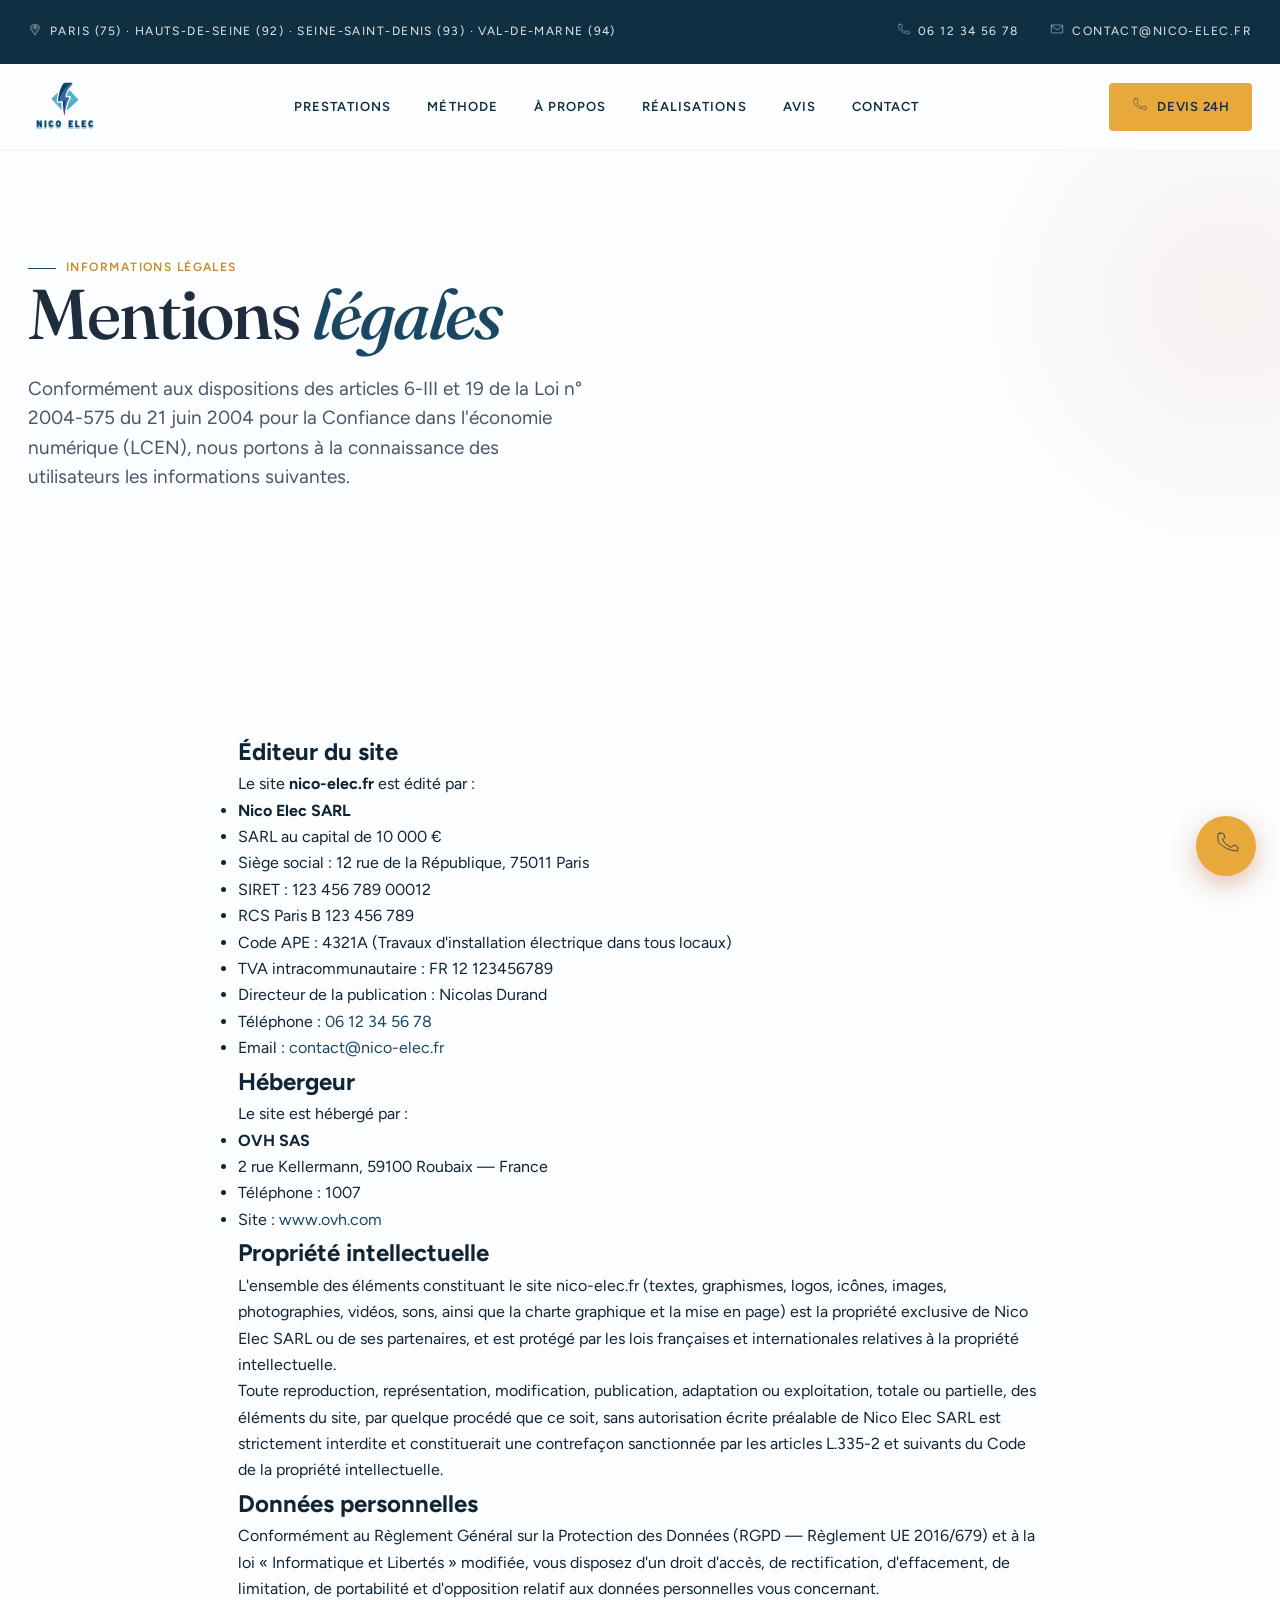
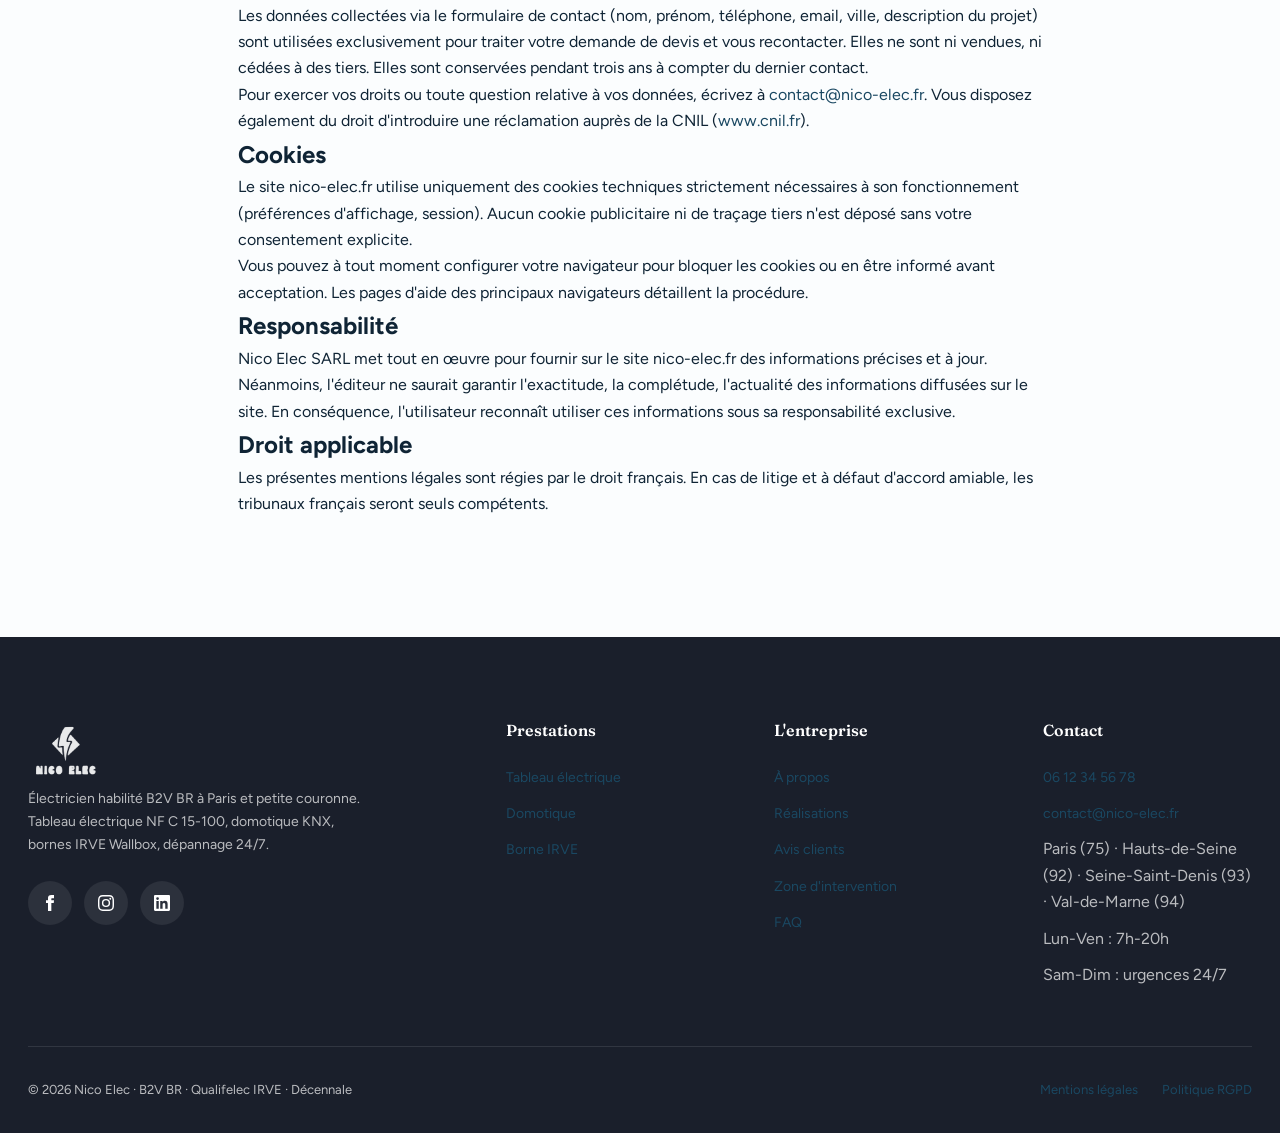
<file: mentions-legales.html>
<!DOCTYPE html>
<html lang="fr">
<head>
<meta charset="UTF-8" />
<meta name="viewport" content="width=device-width,initial-scale=1" />
<meta name="page-title" content="Mentions légales" />
<meta name="page-desc" content="Mentions légales et politique de confidentialité de Nico Elec — éditeur, hébergeur, propriété intellectuelle, données personnelles, cookies." />
<title>Mentions légales — Nico Elec</title>
<meta name="description" content="Mentions légales de Nico Elec : éditeur, hébergeur, propriété intellectuelle, données personnelles et cookies." />
<meta name="robots" content="noindex, follow" />
<meta name="theme-color" content="#0066FF" />
<link rel="canonical" href="https://nico-elec.fr/mentions-legales.html" />
<meta property="og:type" content="website" />
<meta property="og:locale" content="fr_FR" />
<meta property="og:title" content="Mentions légales — Nico Elec" />
<meta property="og:description" content="Mentions légales et politique de confidentialité." />
<meta property="og:url" content="https://nico-elec.fr/mentions-legales.html" />
<meta property="og:site_name" content="Nico Elec" />
<link rel="preconnect" href="https://fonts.googleapis.com" />
<link rel="preconnect" href="https://fonts.gstatic.com" crossorigin />
<link href="https://fonts.googleapis.com/css2?family=Fraunces:ital,opsz,wght@0,9..144,400;0,9..144,500;0,9..144,600;0,9..144,700;0,9..144,800;1,9..144,400&family=Figtree:wght@400;500;600;700;800&display=swap" rel="stylesheet" />
<link rel="stylesheet" href="assets/css/bso.css?v=2026042302" />
<link rel="stylesheet" href="assets/css/sobre.css?v=2026042302" />
<script type="application/ld+json" data-c="json-ld">{}</script>
</head>
<body>

<div class="topbar">
  <div class="container topbar-inner">
    <div class="topbar-item"><span id="ic-pin1"></span> <span data-c="zone-resume"></span></div>
    <div style="display:flex; gap: 32px;">
      <a data-c="tel-link" href="tel:0612345678" class="topbar-item"><span id="ic-ph1"></span> <span data-c="tel">06 12 34 56 78</span></a>
      <a data-c="email-link" href="mailto:contact@nico-elec.fr" class="topbar-item"><span id="ic-m1"></span> <span data-c="email">contact@nico-elec.fr</span></a>
    </div>
  </div>
</div>

<nav class="nav" id="nav">
  <div class="container nav-inner">
    <a href="index.html" class="nav-logo"><span class="brand-logo" data-c="brand-logo"></span></a>
    <div class="nav-menu">
      <div class="nav-drop">
        <a href="index.html#services" class="nav-link">Prestations</a>
        <div class="nav-drop-menu" data-c="nav-drop"></div>
      </div>
      <a href="index.html#process" class="nav-link">Méthode</a>
      <a href="a-propos.html" class="nav-link">À propos</a>
      <a href="index.html#realizations" class="nav-link">Réalisations</a>
      <a href="index.html#testimonials" class="nav-link">Avis</a>
      <a href="contact.html" class="nav-link">Contact</a>
    </div>
    <a href="contact.html" class="nav-cta"><span id="ic-ph2"></span> <span data-c="cta-label">Devis gratuit</span></a>
    <button class="nav-burger" id="navBurger" aria-label="Menu"><span id="ic-burger"></span></button>
  </div>
</nav>

<aside class="mobile-drawer" id="mobileDrawer">
  <div class="mobile-drawer-head">
    <span class="brand-logo" data-c="brand-logo" style="font-size:22px;"></span>
    <button class="mobile-drawer-close" id="drawerClose" aria-label="Fermer"><span id="ic-close"></span></button>
  </div>
  <nav class="mobile-drawer-menu" data-c="drawer-nav"></nav>
  <div class="mobile-drawer-cta">
    <a data-c="tel-link" href="tel:0612345678" class="btn btn-primary" style="width:100%;"><span data-c="tel">06 12 34 56 78</span></a>
  </div>
</aside>

<section class="page-hero">
  <div class="container">
    <span class="eyebrow">Informations légales</span>
    <h1>Mentions <em>légales</em></h1>
    <p class="hero-lead">Conformément aux dispositions des articles 6-III et 19 de la Loi n° 2004-575 du 21 juin 2004 pour la Confiance dans l'économie numérique (LCEN), nous portons à la connaissance des utilisateurs les informations suivantes.</p>
  </div>
</section>

<section class="s">
  <div class="container" style="max-width: 860px;">

    <h2>Éditeur du site</h2>
    <p>Le site <strong>nico-elec.fr</strong> est édité par :</p>
    <ul>
      <li><strong>Nico Elec SARL</strong></li>
      <li>SARL au capital de 10 000 €</li>
      <li>Siège social : 12 rue de la République, 75011 Paris</li>
      <li>SIRET : 123 456 789 00012</li>
      <li>RCS Paris B 123 456 789</li>
      <li>Code APE : 4321A (Travaux d'installation électrique dans tous locaux)</li>
      <li>TVA intracommunautaire : FR 12 123456789</li>
      <li>Directeur de la publication : Nicolas Durand</li>
      <li>Téléphone : <a data-c="tel-link" href="tel:0612345678"><span data-c="tel">06 12 34 56 78</span></a></li>
      <li>Email : <a data-c="email-link" href="mailto:contact@nico-elec.fr"><span data-c="email">contact@nico-elec.fr</span></a></li>
    </ul>

    <h2>Hébergeur</h2>
    <p>Le site est hébergé par :</p>
    <ul>
      <li><strong>OVH SAS</strong></li>
      <li>2 rue Kellermann, 59100 Roubaix — France</li>
      <li>Téléphone : 1007</li>
      <li>Site : <a href="https://www.ovh.com" target="_blank" rel="noopener">www.ovh.com</a></li>
    </ul>

    <h2>Propriété intellectuelle</h2>
    <p>L'ensemble des éléments constituant le site nico-elec.fr (textes, graphismes, logos, icônes, images, photographies, vidéos, sons, ainsi que la charte graphique et la mise en page) est la propriété exclusive de Nico Elec SARL ou de ses partenaires, et est protégé par les lois françaises et internationales relatives à la propriété intellectuelle.</p>
    <p>Toute reproduction, représentation, modification, publication, adaptation ou exploitation, totale ou partielle, des éléments du site, par quelque procédé que ce soit, sans autorisation écrite préalable de Nico Elec SARL est strictement interdite et constituerait une contrefaçon sanctionnée par les articles L.335-2 et suivants du Code de la propriété intellectuelle.</p>

    <h2 id="rgpd">Données personnelles</h2>
    <p>Conformément au Règlement Général sur la Protection des Données (RGPD — Règlement UE 2016/679) et à la loi « Informatique et Libertés » modifiée, vous disposez d'un droit d'accès, de rectification, d'effacement, de limitation, de portabilité et d'opposition relatif aux données personnelles vous concernant.</p>
    <p>Les données collectées via le formulaire de contact (nom, prénom, téléphone, email, ville, description du projet) sont utilisées exclusivement pour traiter votre demande de devis et vous recontacter. Elles ne sont ni vendues, ni cédées à des tiers. Elles sont conservées pendant trois ans à compter du dernier contact.</p>
    <p>Pour exercer vos droits ou toute question relative à vos données, écrivez à <a data-c="email-link" href="mailto:contact@nico-elec.fr"><span data-c="email">contact@nico-elec.fr</span></a>. Vous disposez également du droit d'introduire une réclamation auprès de la CNIL (<a href="https://www.cnil.fr" target="_blank" rel="noopener">www.cnil.fr</a>).</p>

    <h2>Cookies</h2>
    <p>Le site nico-elec.fr utilise uniquement des cookies techniques strictement nécessaires à son fonctionnement (préférences d'affichage, session). Aucun cookie publicitaire ni de traçage tiers n'est déposé sans votre consentement explicite.</p>
    <p>Vous pouvez à tout moment configurer votre navigateur pour bloquer les cookies ou en être informé avant acceptation. Les pages d'aide des principaux navigateurs détaillent la procédure.</p>

    <h2>Responsabilité</h2>
    <p>Nico Elec SARL met tout en œuvre pour fournir sur le site nico-elec.fr des informations précises et à jour. Néanmoins, l'éditeur ne saurait garantir l'exactitude, la complétude, l'actualité des informations diffusées sur le site. En conséquence, l'utilisateur reconnaît utiliser ces informations sous sa responsabilité exclusive.</p>

    <h2>Droit applicable</h2>
    <p>Les présentes mentions légales sont régies par le droit français. En cas de litige et à défaut d'accord amiable, les tribunaux français seront seuls compétents.</p>

  </div>
</section>

<footer class="bso-footer">
  <div class="container">
    <div class="footer-grid">
      <div class="footer-brand">
        <span class="brand-logo brand-logo-footer" data-c="brand-logo"></span>
        <p data-c="desc"></p>
        <div class="footer-socials">
          <a data-c="rs-facebook" href="#" class="footer-social" aria-label="Facebook"><svg viewBox="0 0 24 24" fill="currentColor"><path d="M9 8h-3v4h3v12h5V12h3.642l.358-4H14V6.333C14 5.378 14.192 5 15.115 5H18V0h-3.808C10.596 0 9 1.583 9 4.615V8z"/></svg></a>
          <a data-c="rs-instagram" href="#" class="footer-social" aria-label="Instagram"><svg viewBox="0 0 24 24" fill="currentColor"><path d="M12 2.163c3.204 0 3.584.012 4.849.07 3.252.148 4.771 1.691 4.919 4.919.058 1.265.069 1.645.069 4.849 0 3.205-.012 3.584-.069 4.849-.149 3.225-1.664 4.771-4.919 4.919-1.266.058-1.644.07-4.849.07-3.204 0-3.584-.012-4.849-.07-3.26-.149-4.771-1.699-4.919-4.92-.058-1.265-.07-1.644-.07-4.849 0-3.204.013-3.583.07-4.849.149-3.227 1.664-4.771 4.919-4.919 1.266-.057 1.645-.069 4.849-.069zM12 0C8.741 0 8.333.014 7.053.072 2.695.272.273 2.69.073 7.052.014 8.333 0 8.741 0 12c0 3.259.014 3.668.072 4.948.2 4.358 2.618 6.78 6.98 6.98C8.333 23.986 8.741 24 12 24c3.259 0 3.668-.014 4.948-.072 4.354-.2 6.782-2.618 6.979-6.98.059-1.28.073-1.689.073-4.948 0-3.259-.014-3.667-.072-4.947-.196-4.354-2.617-6.78-6.979-6.98C15.668.014 15.259 0 12 0zm0 5.838a6.162 6.162 0 100 12.324 6.162 6.162 0 000-12.324zM12 16a4 4 0 110-8 4 4 0 010 8zm6.406-11.845a1.44 1.44 0 100 2.881 1.44 1.44 0 000-2.881z"/></svg></a>
          <a data-c="rs-linkedin" href="#" class="footer-social" aria-label="LinkedIn"><svg viewBox="0 0 24 24" fill="currentColor"><path d="M20.447 20.452h-3.554v-5.569c0-1.328-.027-3.037-1.852-3.037-1.853 0-2.136 1.445-2.136 2.939v5.667H9.351V9h3.414v1.561h.046c.477-.9 1.637-1.85 3.37-1.85 3.601 0 4.267 2.37 4.267 5.455v6.286zM5.337 7.433a2.062 2.062 0 01-2.063-2.065 2.063 2.063 0 112.063 2.065zm1.782 13.019H3.555V9h3.564v11.452zM22.225 0H1.771C.792 0 0 .774 0 1.729v20.542C0 23.227.792 24 1.771 24h20.451C23.2 24 24 23.227 24 22.271V1.729C24 .774 23.2 0 22.222 0h.003z"/></svg></a>
        </div>
      </div>
      <div class="footer-col"><h5>Prestations</h5><ul data-c="footer-services"></ul></div>
      <div class="footer-col"><h5>L'entreprise</h5><ul><li><a href="a-propos.html">À propos</a></li><li><a href="index.html#realizations">Réalisations</a></li><li><a href="index.html#testimonials">Avis clients</a></li><li><a href="index.html#zone">Zone d'intervention</a></li><li><a href="index.html#faq">FAQ</a></li></ul></div>
      <div class="footer-col"><h5>Contact</h5><ul>
        <li><a data-c="tel-link" href="tel:0612345678"><span data-c="tel">06 12 34 56 78</span></a></li>
        <li><a data-c="email-link" href="mailto:contact@nico-elec.fr"><span data-c="email">contact@nico-elec.fr</span></a></li>
        <li><span data-c="zone-resume"></span></li>
        <li>Lun-Ven : 7h-20h</li>
        <li>Sam-Dim : urgences 24/7</li>
      </ul></div>
    </div>
    <div class="footer-bottom">
      <div><span data-c="copyright"></span> · B2V BR · Qualifelec IRVE · Décennale</div>
      <div style="display:flex; gap:24px;"><a href="mentions-legales.html">Mentions légales</a><a href="mentions-legales.html#rgpd">Politique RGPD</a></div>
    </div>
  </div>
</footer>

<a data-c="tel-link" href="tel:0612345678" class="tel-float" aria-label="Appelez-nous"><span id="ic-ftel"></span></a>

<script src="assets/js/icons.js?v=2026042302"></script>
<script src="client.config.js?v=2026042302"></script>
<script src="assets/js/apply-config.js?v=2026042302"></script>
<script src="assets/js/bso-app.js?v=2026042302"></script>
</body>
</html>
</file>
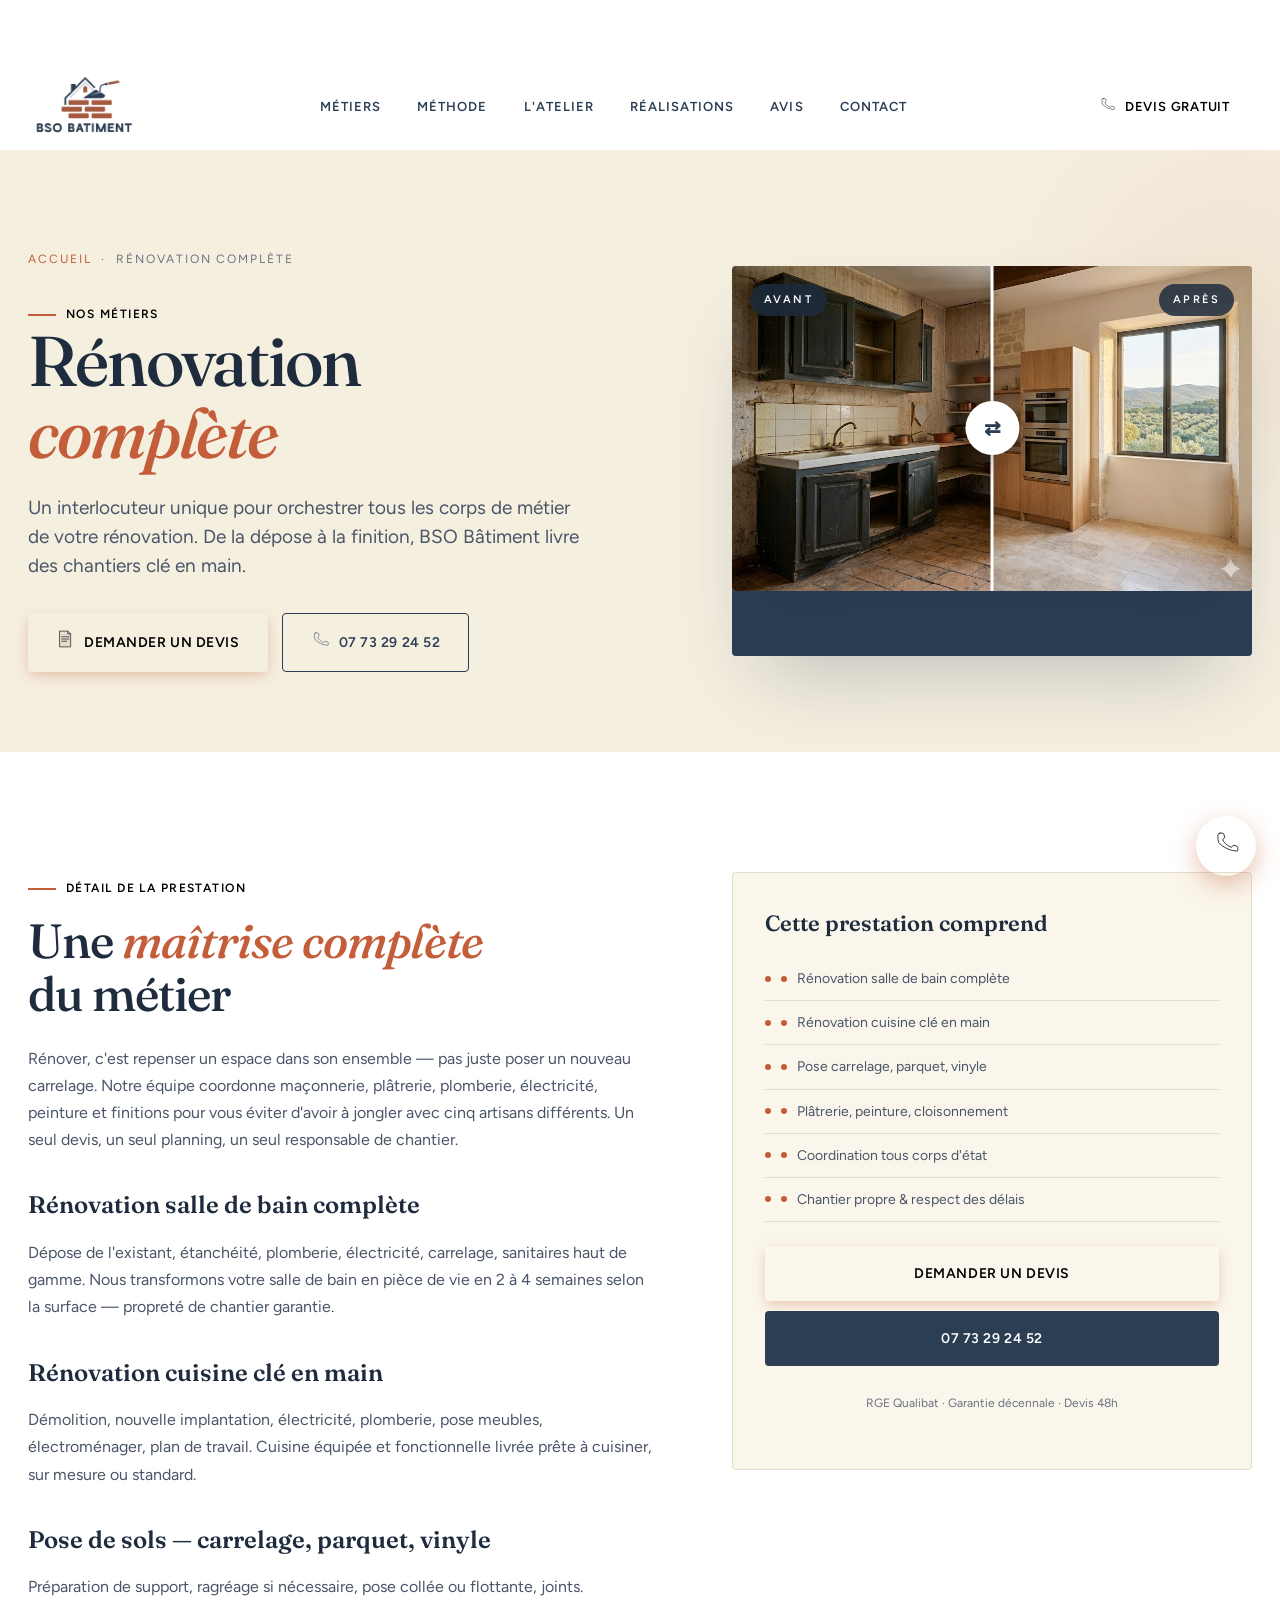
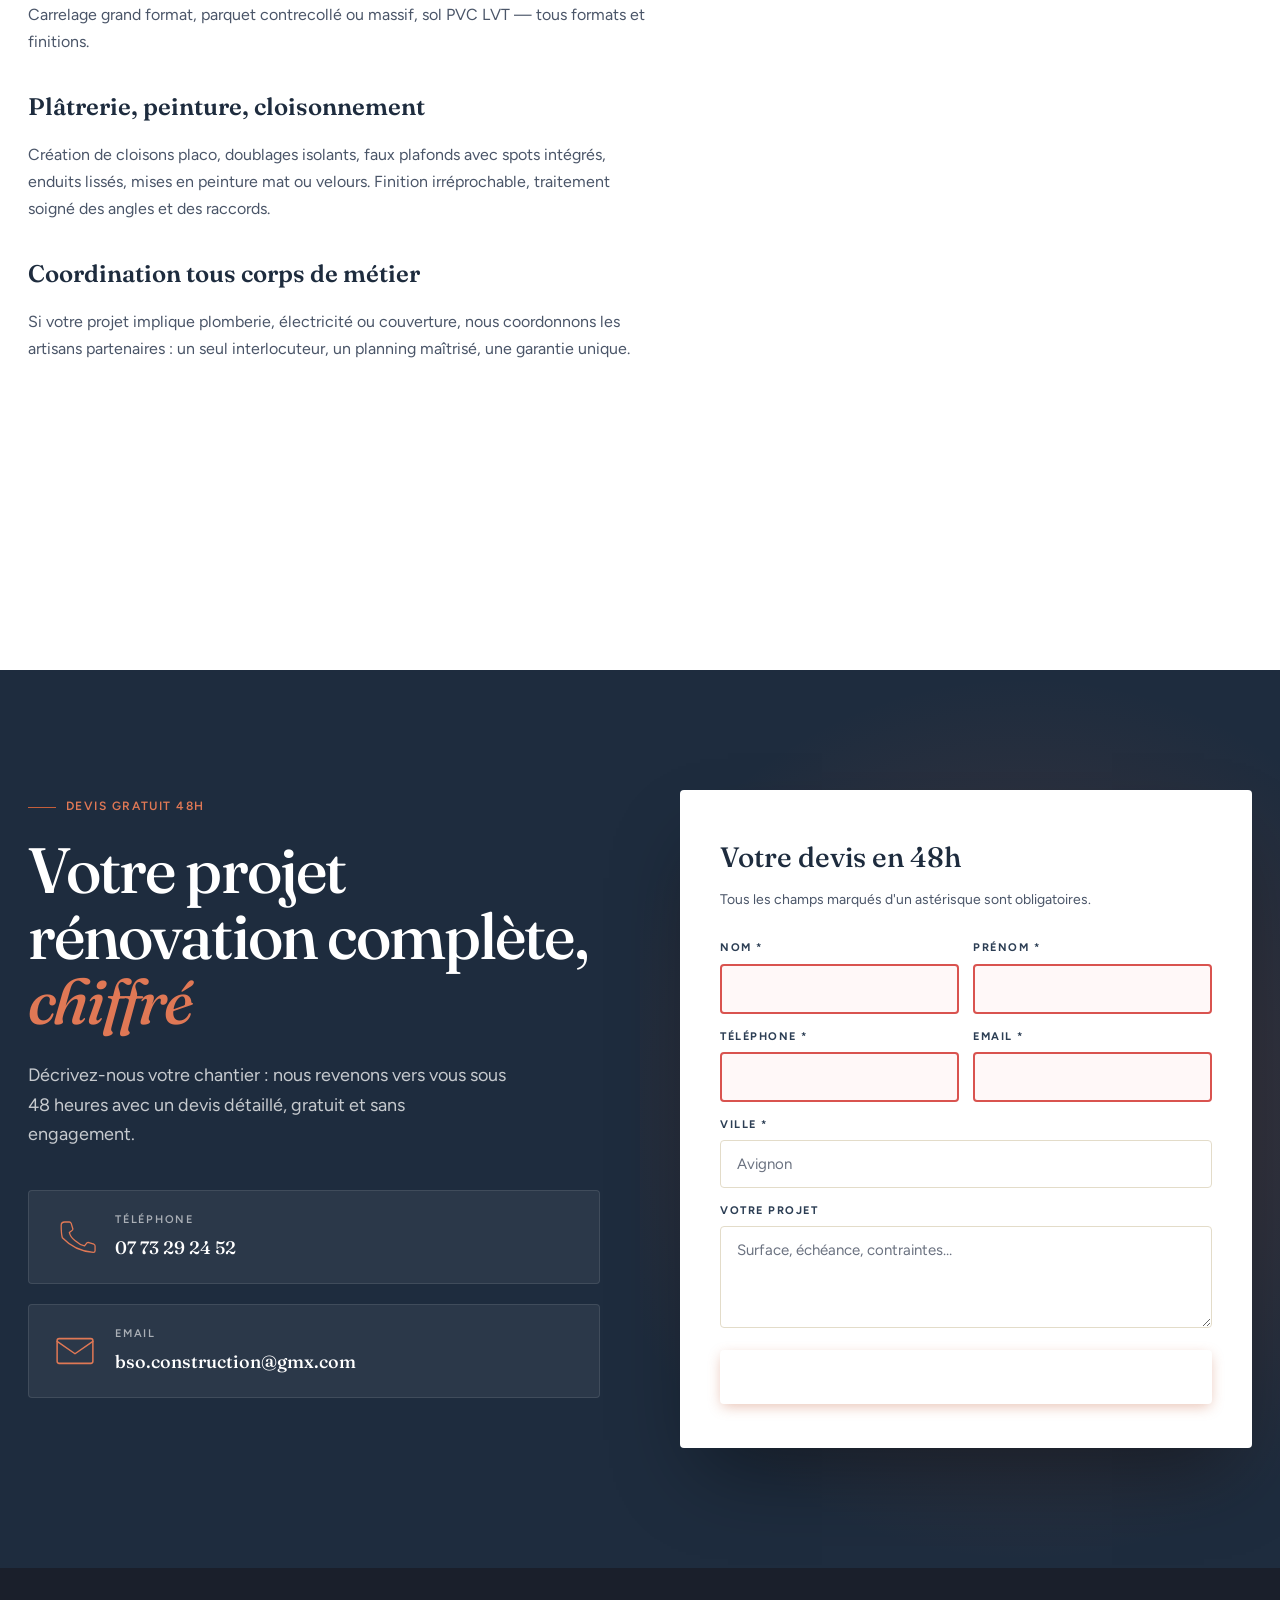
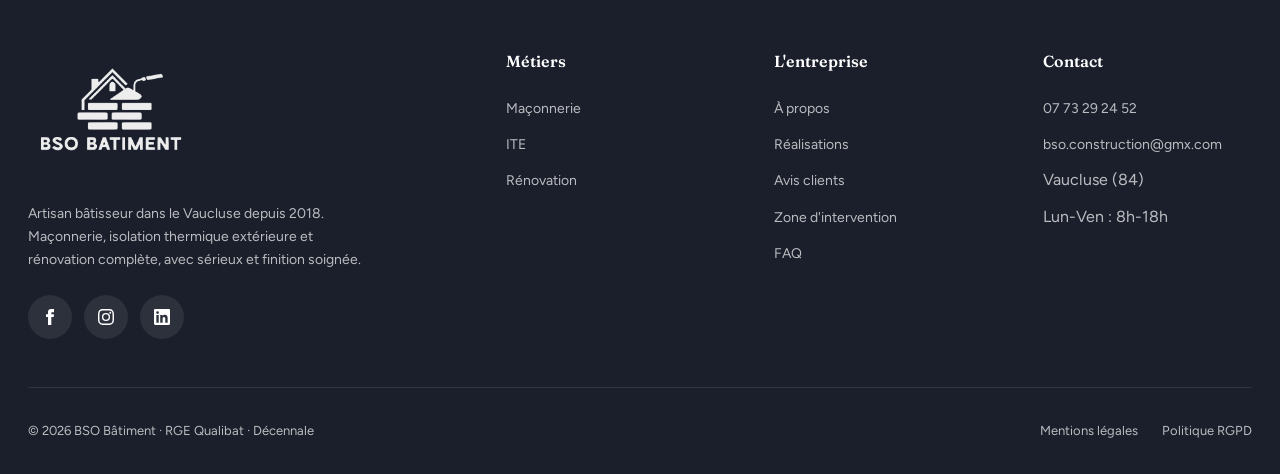
<file: renovation.html>
<!DOCTYPE html>
<html lang="fr">
<head>
<meta charset="UTF-8" />
<meta name="viewport" content="width=device-width,initial-scale=1" />
<title>Rénovation complète Vaucluse — Salle de bain, cuisine, plâtrerie | BSO Bâtiment</title>
<meta name="description" content="Rénovation complète clé en main dans le Vaucluse : salle de bain, cuisine, sols, plâtrerie, peinture. Un seul interlocuteur, garantie décennale." />
<meta name="geo.region" content="FR-84" />
<meta name="geo.placename" content="Avignon, Vaucluse" />
<link rel="canonical" href="https://bso-batiment.fr/renovation.html" />
<meta property="og:type" content="website" />
<meta property="og:locale" content="fr_FR" />
<meta property="og:url" content="https://bso-batiment.fr/renovation.html" />
<meta property="og:image" content="https://bso-batiment.fr/assets/img/logo-bso.png?v=1776937755066" />
<meta property="og:image:alt" content="Logo BSO Bâtiment — artisan maçon Vaucluse" />
<meta property="og:site_name" content="BSO Bâtiment" />
<meta name="twitter:card" content="summary_large_image" />
<meta name="twitter:title" content="Rénovation complète Vaucluse — Salle de bain, cuisine, plâtrerie | BSO Bâtiment" />
<meta name="twitter:description" content="Rénovation complète clé en main dans le Vaucluse : salle de bain, cuisine, sols, plâtrerie, peinture. Un seul interlocuteur, garantie décennale." />
<meta name="twitter:image" content="https://bso-batiment.fr/assets/img/logo-bso.png?v=1776937755066" />
<meta name="author" content="BSO Bâtiment" />
<meta name="robots" content="index, follow, max-image-preview:large" />
<meta name="theme-color" content="#2C3E54" />
<link rel="alternate" hreflang="fr-FR" href="https://bso-batiment.fr/renovation.html" />
<link rel="alternate" hreflang="x-default" href="https://bso-batiment.fr/renovation.html" />
<meta property="og:title" content="Rénovation complète Vaucluse — Salle de bain, cuisine, plâtrerie | BSO Bâtiment" />
<meta property="og:description" content="Rénovation complète clé en main dans le Vaucluse : salle de bain, cuisine, sols, plâtrerie, peinture. Un seul interlocuteur, garantie décennale." />
<link rel="preconnect" href="https://fonts.googleapis.com" />
<link rel="preconnect" href="https://fonts.gstatic.com" crossorigin />
<link href="https://fonts.googleapis.com/css2?family=Fraunces:ital,opsz,wght@0,9..144,400;0,9..144,500;0,9..144,600;0,9..144,700;0,9..144,800;1,9..144,400&family=Figtree:wght@400;500;600;700;800&display=swap" rel="stylesheet" />
<link rel="stylesheet" href="assets/css/bso.css?v=1776937755066" />
<link rel="stylesheet" href="assets/css/sobre.css?v=1776937755066" />
<script src="assets/js/icons.js?v=1776937755066"></script>
<script type="application/ld+json">
{
  "@context": "https://schema.org",
  "@type": "Service",
  "serviceType": "HomeAndConstructionBusiness",
  "name": "Rénovation complète clé en main Vaucluse",
  "provider": {
    "@type": "GeneralContractor",
    "name": "BSO Bâtiment",
    "url": "https://bso-batiment.fr/",
    "telephone": "+33773292452"
  },
  "areaServed": {
    "@type": "AdministrativeArea",
    "name": "Vaucluse (84)"
  },
  "url": "https://bso-batiment.fr/renovation.html",
  "description": "Rénovation complète clé en main dans le Vaucluse : salle de bain, cuisine, sols, plâtrerie, peinture. Un seul interlocuteur.",
  "offers": {
    "@type": "Offer",
    "priceCurrency": "EUR",
    "url": "https://bso-batiment.fr/contact.html",
    "availability": "https://schema.org/InStock"
  }
}
</script>
<script type="application/ld+json">
{
  "@context": "https://schema.org",
  "@type": "BreadcrumbList",
  "itemListElement": [
    {
      "@type": "ListItem",
      "position": 1,
      "name": "Accueil",
      "item": "https://bso-batiment.fr/"
    },
    {
      "@type": "ListItem",
      "position": 2,
      "name": "Rénovation complète",
      "item": "https://bso-batiment.fr/renovation.html"
    }
  ]
}
</script>
</head>
<body>

<div class="topbar">
  <div class="container topbar-inner">
    <div class="topbar-item"><span id="ic-pin1"></span> Vaucluse (84) · Avignon · Carpentras · Orange</div>
    <div style="display:flex; gap: 32px;">
      <a href="tel:0773292452" class="topbar-item"><span id="ic-ph1"></span> 07 73 29 24 52</a>
      <a href="mailto:bso.construction@gmx.com" class="topbar-item"><span id="ic-m1"></span> bso.construction@gmx.com</a>
    </div>
  </div>
</div>

<nav class="nav" id="nav">
  <div class="container nav-inner">
    <a href="index.html" class="nav-logo"><img src="assets/img/logo-bso.png?v=1776937755066" alt="BSO Bâtiment" /></a>
    <div class="nav-menu">
      <div class="nav-drop">
        <a href="index.html#services" class="nav-link">Métiers</a>
        <div class="nav-drop-menu">
          <a href="maconnerie.html">Maçonnerie générale</a>
          <a href="isolation-thermique.html">ITE — Isolation extérieure</a>
          <a href="renovation.html">Rénovation complète</a>
        </div>
      </div>
      <a href="index.html#process" class="nav-link">Méthode</a>
      <a href="a-propos.html" class="nav-link">L'Atelier</a>
      <a href="index.html#realizations" class="nav-link">Réalisations</a>
      <a href="index.html#testimonials" class="nav-link">Avis</a>
      <a href="contact.html" class="nav-link">Contact</a>
    </div>
    <a href="contact.html" class="nav-cta"><span id="ic-ph2"></span> Devis gratuit</a>
    <button class="nav-burger" id="navBurger" aria-label="Menu"><span id="ic-burger"></span></button>
  </div>
</nav>

<aside class="mobile-drawer" id="mobileDrawer">
  <div class="mobile-drawer-head">
    <img src="assets/img/logo-bso.png?v=1776937755066" alt="BSO" style="height:44px;" />
    <button class="mobile-drawer-close" id="drawerClose" aria-label="Fermer"><span id="ic-close"></span></button>
  </div>
  <nav class="mobile-drawer-menu">
    <a href="index.html">Accueil</a>
    <a href="maconnerie.html">Maçonnerie</a>
    <a href="isolation-thermique.html">ITE</a>
    <a href="renovation.html">Rénovation</a>
    <a href="a-propos.html">L'Atelier</a>
    <a href="contact.html">Contact</a>
  </nav>
  <div class="mobile-drawer-cta">
    <a href="tel:0773292452" class="btn btn-primary" style="width:100%;">07 73 29 24 52</a>
  </div>
</aside>

<section class="page-hero">
  <div class="container page-hero-inner">
    <div class="reveal">
      <div class="crumb"><a href="index.html">Accueil</a> <span>·</span> <span>Rénovation complète</span></div>
      <span class="eyebrow">Nos métiers</span>
      <h1>Rénovation<br/><em>complète</em></h1>
      <p>Un interlocuteur unique pour orchestrer tous les corps de métier de votre rénovation. De la dépose à la finition, BSO Bâtiment livre des chantiers clé en main.</p>
      <div style="margin-top:32px; display:flex; gap:14px; flex-wrap:wrap;">
        <a href="contact.html" class="btn btn-primary"><span id="ic-doc1"></span> Demander un devis</a>
        <a href="tel:0773292452" class="btn btn-outline"><span id="ic-ph3"></span> 07 73 29 24 52</a>
      </div>
    </div>
    <div class="page-hero-img reveal-scale d-1">
      <div class="ba-slider" id="baSlider" aria-label="Comparateur avant/après — rénovation cuisine mas provençal">
        <img class="ba-img ba-after" src="assets/img/hero-renovation-apres.jpg" alt="Cuisine rénovée par BSO Bâtiment — APRÈS travaux" loading="eager" />
        <img class="ba-img ba-before" src="assets/img/hero-renovation-avant.jpg" alt="Cuisine d'origine — AVANT travaux" loading="eager" />
        <span class="ba-label ba-label-left">Avant</span>
        <span class="ba-label ba-label-right">Après</span>
        <button type="button" class="ba-handle" aria-label="Glisser pour comparer avant et après" aria-valuemin="0" aria-valuemax="100" aria-valuenow="50" role="slider"></button>
      </div>
    </div>
  </div>
</section>

<section class="s svc-content">
  <div class="container svc-grid">
    <div class="reveal">
      <span class="eyebrow">Détail de la prestation</span>
      <h2>Une <em>maîtrise complète</em><br/>du métier</h2>
      <p>Rénover, c'est repenser un espace dans son ensemble — pas juste poser un nouveau carrelage. Notre équipe coordonne maçonnerie, plâtrerie, plomberie, électricité, peinture et finitions pour vous éviter d'avoir à jongler avec cinq artisans différents. Un seul devis, un seul planning, un seul responsable de chantier.</p>
      <h3>Rénovation salle de bain complète</h3><p>Dépose de l'existant, étanchéité, plomberie, électricité, carrelage, sanitaires haut de gamme. Nous transformons votre salle de bain en pièce de vie en 2 à 4 semaines selon la surface — propreté de chantier garantie.</p>
      <h3>Rénovation cuisine clé en main</h3><p>Démolition, nouvelle implantation, électricité, plomberie, pose meubles, électroménager, plan de travail. Cuisine équipée et fonctionnelle livrée prête à cuisiner, sur mesure ou standard.</p>
      <h3>Pose de sols — carrelage, parquet, vinyle</h3><p>Préparation de support, ragréage si nécessaire, pose collée ou flottante, joints. Carrelage grand format, parquet contrecollé ou massif, sol PVC LVT — tous formats et finitions.</p>
      <h3>Plâtrerie, peinture, cloisonnement</h3><p>Création de cloisons placo, doublages isolants, faux plafonds avec spots intégrés, enduits lissés, mises en peinture mat ou velours. Finition irréprochable, traitement soigné des angles et des raccords.</p>
      <h3>Coordination tous corps de métier</h3><p>Si votre projet implique plomberie, électricité ou couverture, nous coordonnons les artisans partenaires : un seul interlocuteur, un planning maîtrisé, une garantie unique.</p>
    </div>
    <aside class="svc-aside reveal-right d-1">
      <h4>Cette prestation comprend</h4>
      <ul style="list-style:none; padding:0; margin:0 0 24px;">
        <li style="padding:10px 0; border-bottom:1px solid var(--line); display:flex; align-items:center; gap:10px; font-size:14px;"><span style="width:6px; height:6px; background:var(--brick); border-radius:50%; flex-shrink:0;"></span>Rénovation salle de bain complète</li>
        <li style="padding:10px 0; border-bottom:1px solid var(--line); display:flex; align-items:center; gap:10px; font-size:14px;"><span style="width:6px; height:6px; background:var(--brick); border-radius:50%; flex-shrink:0;"></span>Rénovation cuisine clé en main</li>
        <li style="padding:10px 0; border-bottom:1px solid var(--line); display:flex; align-items:center; gap:10px; font-size:14px;"><span style="width:6px; height:6px; background:var(--brick); border-radius:50%; flex-shrink:0;"></span>Pose carrelage, parquet, vinyle</li>
        <li style="padding:10px 0; border-bottom:1px solid var(--line); display:flex; align-items:center; gap:10px; font-size:14px;"><span style="width:6px; height:6px; background:var(--brick); border-radius:50%; flex-shrink:0;"></span>Plâtrerie, peinture, cloisonnement</li>
        <li style="padding:10px 0; border-bottom:1px solid var(--line); display:flex; align-items:center; gap:10px; font-size:14px;"><span style="width:6px; height:6px; background:var(--brick); border-radius:50%; flex-shrink:0;"></span>Coordination tous corps d'état</li>
        <li style="padding:10px 0; border-bottom:1px solid var(--line); display:flex; align-items:center; gap:10px; font-size:14px;"><span style="width:6px; height:6px; background:var(--brick); border-radius:50%; flex-shrink:0;"></span>Chantier propre &amp; respect des délais</li>
      </ul>
      <a href="contact.html" class="btn btn-primary">Demander un devis</a>
      <a href="tel:0773292452" class="btn btn-dark">07 73 29 24 52</a>
      <p style="font-size:12px; margin-top:18px; color:var(--ink-mute); text-align:center;">RGE Qualibat · Garantie décennale · Devis 48h</p>
    </aside>
  </div>
</section>

<section class="strip-atouts">
  <div class="container atouts-grid">
    <div class="atout reveal d-1"><span class="atout-icon" id="ic-sh2"></span><div><div class="atout-title">Décennale</div><div class="atout-sub">Couverture 10 ans</div></div></div>
    <div class="atout reveal d-2"><span class="atout-icon" id="ic-md2"></span><div><div class="atout-title">RGE · Qualibat</div><div class="atout-sub">MaPrimeRénov' éligible</div></div></div>
    <div class="atout reveal d-3"><span class="atout-icon" id="ic-eu1"></span><div><div class="atout-title">Devis gratuit</div><div class="atout-sub">Réponse sous 48h</div></div></div>
    <div class="atout reveal d-4"><span class="atout-icon" id="ic-cl1"></span><div><div class="atout-title">Réactif</div><div class="atout-sub">Intervention rapide</div></div></div>
  </div>
</section>

<section class="cta">
  <div class="container cta-inner cta-grid">
    <div class="reveal-left">
      <span class="eyebrow" style="color:var(--brick-light);">Devis gratuit 48h</span>
      <h2>Votre projet<br/>rénovation complète, <em>chiffré</em></h2>
      <p class="cta-lead">Décrivez-nous votre chantier : nous revenons vers vous sous 48 heures avec un devis détaillé, gratuit et sans engagement.</p>
      <div class="cta-contact-items">
        <a href="tel:0773292452" class="cta-contact-item"><span class="cta-contact-icon" id="ic-cc1"></span><div><div class="cta-contact-label">Téléphone</div><div class="cta-contact-value">07 73 29 24 52</div></div></a>
        <a href="mailto:bso.construction@gmx.com" class="cta-contact-item"><span class="cta-contact-icon" id="ic-cc2"></span><div><div class="cta-contact-label">Email</div><div class="cta-contact-value">bso.construction@gmx.com</div></div></a>
      </div>
    </div>
    <form class="cta-form reveal-right" onsubmit="event.preventDefault(); alert('Merci ! Votre demande a bien été envoyée.');">
      <h3>Votre devis en 48h</h3>
      <p>Tous les champs marqués d'un astérisque sont obligatoires.</p>
      <div class="form-grid">
        <div class="form-row"><div><label class="form-label">Nom *</label><input class="field" required /></div><div><label class="form-label">Prénom *</label><input class="field" required /></div></div>
        <div class="form-row"><div><label class="form-label">Téléphone *</label><input class="field" type="tel" required /></div><div><label class="form-label">Email *</label><input class="field" type="email" required /></div></div>
        <div><label class="form-label">Ville *</label><input class="field" placeholder="Avignon" required /></div>
        <div><label class="form-label">Votre projet</label><textarea class="field" rows="4" placeholder="Surface, échéance, contraintes…"></textarea></div>
        <button type="submit" class="btn btn-primary" style="width:100%;">Envoyer ma demande <span id="ic-sb1"></span></button>
      </div>
    </form>
  </div>
</section>

<footer class="bso-footer">
  <div class="container">
    <div class="footer-grid">
      <div class="footer-brand">
        <img src="assets/img/logo-bso.png?v=1776937755066" alt="BSO Bâtiment" class="footer-logo" />
        <p>Artisan bâtisseur dans le Vaucluse depuis 2018. Maçonnerie, isolation thermique extérieure et rénovation complète, avec sérieux et finition soignée.</p>
        <div class="footer-socials">
          <a href="#" class="footer-social" aria-label="Facebook"><svg viewBox="0 0 24 24" fill="currentColor"><path d="M9 8h-3v4h3v12h5V12h3.642l.358-4H14V6.333C14 5.378 14.192 5 15.115 5H18V0h-3.808C10.596 0 9 1.583 9 4.615V8z"/></svg></a>
          <a href="#" class="footer-social" aria-label="Instagram"><svg viewBox="0 0 24 24" fill="currentColor"><path d="M12 2.163c3.204 0 3.584.012 4.849.07 3.252.148 4.771 1.691 4.919 4.919.058 1.265.069 1.645.069 4.849 0 3.205-.012 3.584-.069 4.849-.149 3.225-1.664 4.771-4.919 4.919-1.266.058-1.644.07-4.849.07-3.204 0-3.584-.012-4.849-.07-3.26-.149-4.771-1.699-4.919-4.92-.058-1.265-.07-1.644-.07-4.849 0-3.204.013-3.583.07-4.849.149-3.227 1.664-4.771 4.919-4.919 1.266-.057 1.645-.069 4.849-.069zM12 0C8.741 0 8.333.014 7.053.072 2.695.272.273 2.69.073 7.052.014 8.333 0 8.741 0 12c0 3.259.014 3.668.072 4.948.2 4.358 2.618 6.78 6.98 6.98C8.333 23.986 8.741 24 12 24c3.259 0 3.668-.014 4.948-.072 4.354-.2 6.782-2.618 6.979-6.98.059-1.28.073-1.689.073-4.948 0-3.259-.014-3.667-.072-4.947-.196-4.354-2.617-6.78-6.979-6.98C15.668.014 15.259 0 12 0zm0 5.838a6.162 6.162 0 100 12.324 6.162 6.162 0 000-12.324zM12 16a4 4 0 110-8 4 4 0 010 8zm6.406-11.845a1.44 1.44 0 100 2.881 1.44 1.44 0 000-2.881z"/></svg></a>
          <a href="#" class="footer-social" aria-label="LinkedIn"><svg viewBox="0 0 24 24" fill="currentColor"><path d="M20.447 20.452h-3.554v-5.569c0-1.328-.027-3.037-1.852-3.037-1.853 0-2.136 1.445-2.136 2.939v5.667H9.351V9h3.414v1.561h.046c.477-.9 1.637-1.85 3.37-1.85 3.601 0 4.267 2.37 4.267 5.455v6.286zM5.337 7.433a2.062 2.062 0 01-2.063-2.065 2.063 2.063 0 112.063 2.065zm1.782 13.019H3.555V9h3.564v11.452zM22.225 0H1.771C.792 0 0 .774 0 1.729v20.542C0 23.227.792 24 1.771 24h20.451C23.2 24 24 23.227 24 22.271V1.729C24 .774 23.2 0 22.222 0h.003z"/></svg></a>
        </div>
      </div>
      <div class="footer-col"><h5>Métiers</h5><ul><li><a href="maconnerie.html">Maçonnerie</a></li><li><a href="isolation-thermique.html">ITE</a></li><li><a href="renovation.html">Rénovation</a></li></ul></div>
      <div class="footer-col"><h5>L'entreprise</h5><ul><li><a href="a-propos.html">À propos</a></li><li><a href="index.html#realizations">Réalisations</a></li><li><a href="index.html#testimonials">Avis clients</a></li><li><a href="index.html#zone">Zone d'intervention</a></li><li><a href="index.html#faq">FAQ</a></li></ul></div>
      <div class="footer-col"><h5>Contact</h5><ul><li><a href="tel:0773292452">07 73 29 24 52</a></li><li><a href="mailto:bso.construction@gmx.com">bso.construction@gmx.com</a></li><li>Vaucluse (84)</li><li>Lun-Ven : 8h-18h</li></ul></div>
    </div>
    <div class="footer-bottom">
      <div>© 2026 BSO Bâtiment · RGE Qualibat · Décennale</div>
      <div style="display:flex; gap:24px;"><a href="mentions-legales.html">Mentions légales</a><a href="mentions-legales.html#rgpd">Politique RGPD</a></div>
    </div>
  </div>
</footer>

<a href="tel:0773292452" class="tel-float" aria-label="Appelez-nous"><span id="ic-ftel"></span></a>

<script src="assets/js/bso-app.js?v=1776937755066"></script>
</body>
</html>
</file>
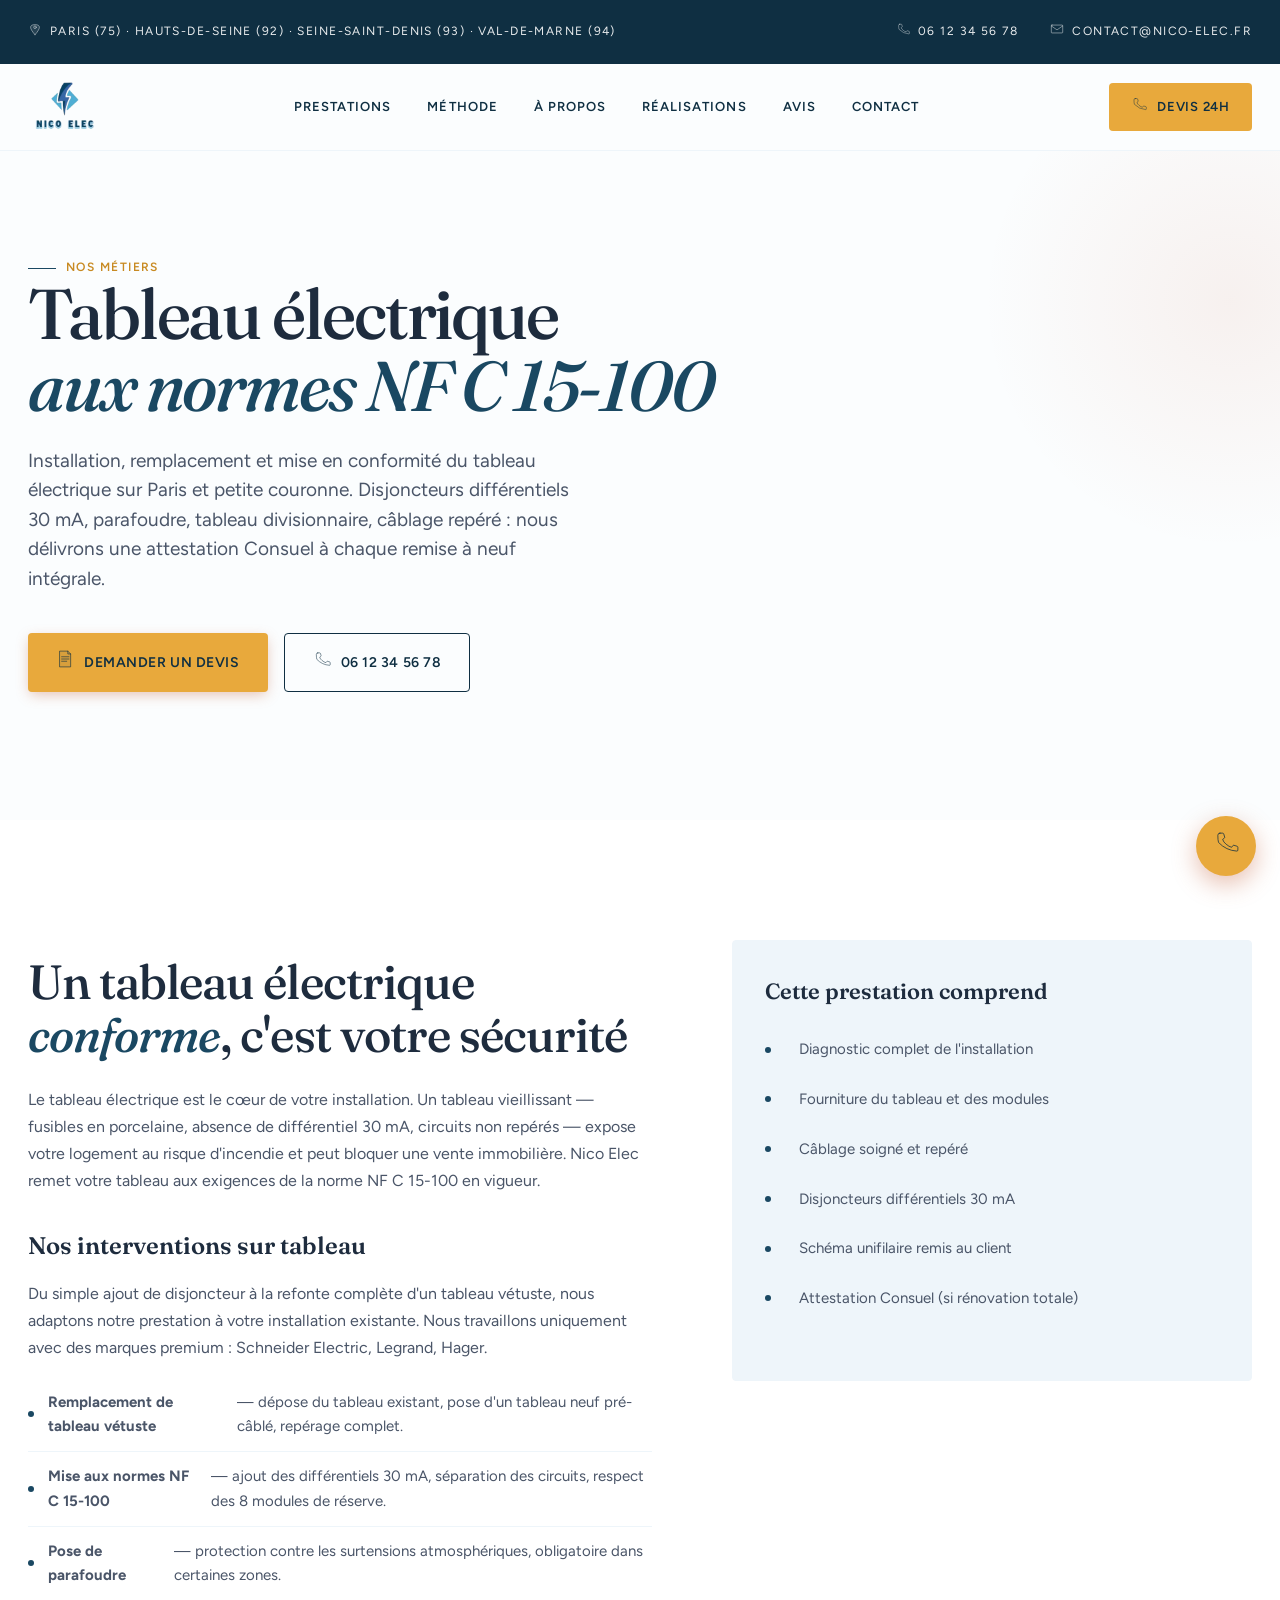
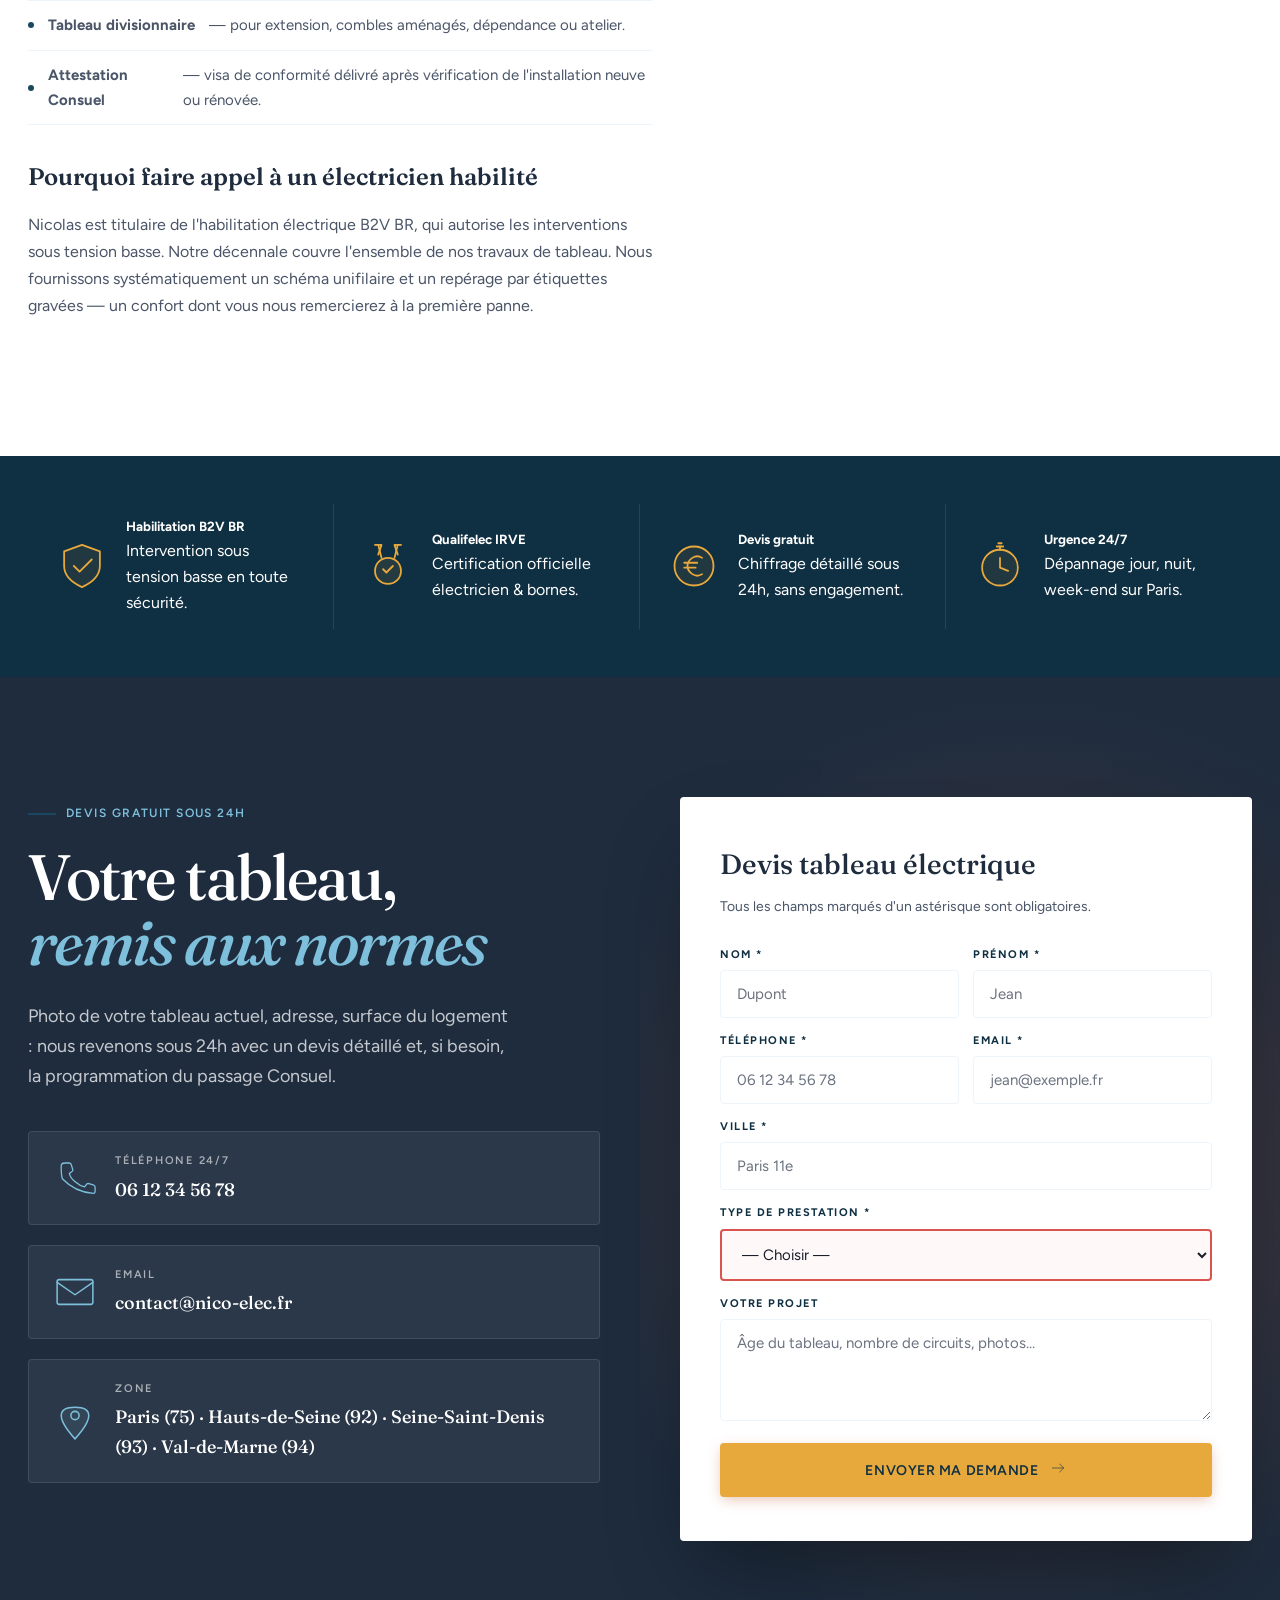
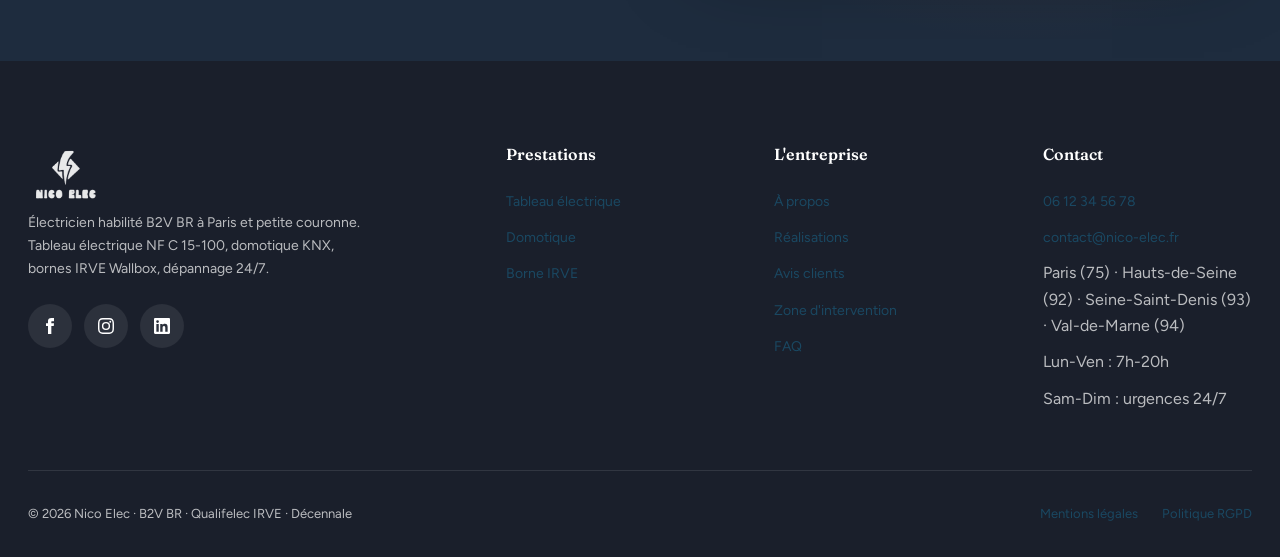
<file: tableau-electrique.html>
<!DOCTYPE html>
<html lang="fr">
<head>
<meta charset="UTF-8" />
<meta name="viewport" content="width=device-width,initial-scale=1" />
<meta name="page-title" content="Tableau électrique" />
<meta name="page-desc" content="Installation et mise aux normes du tableau électrique NF C 15-100 à Paris — remplacement disjoncteurs, parafoudre, tableau divisionnaire, attestation Consuel." />
<title>Tableau électrique NF C 15-100 — Paris & petite couronne | Nico Elec</title>
<meta name="description" content="Installation, remplacement et mise aux normes du tableau électrique NF C 15-100 à Paris. Disjoncteurs, parafoudre, tableau divisionnaire, Consuel garanti." />
<meta name="robots" content="index, follow, max-image-preview:large" />
<meta name="theme-color" content="#0066FF" />
<link rel="canonical" href="https://nico-elec.fr/tableau-electrique.html" />
<meta property="og:type" content="website" />
<meta property="og:locale" content="fr_FR" />
<meta property="og:title" content="Tableau électrique NF C 15-100 — Nico Elec Paris" />
<meta property="og:description" content="Mise aux normes du tableau électrique à Paris. Consuel garanti." />
<meta property="og:url" content="https://nico-elec.fr/tableau-electrique.html" />
<meta property="og:site_name" content="Nico Elec" />
<link rel="preconnect" href="https://fonts.googleapis.com" />
<link rel="preconnect" href="https://fonts.gstatic.com" crossorigin />
<link href="https://fonts.googleapis.com/css2?family=Fraunces:ital,opsz,wght@0,9..144,400;0,9..144,500;0,9..144,600;0,9..144,700;0,9..144,800;1,9..144,400&family=Figtree:wght@400;500;600;700;800&display=swap" rel="stylesheet" />
<link rel="stylesheet" href="assets/css/bso.css?v=2026042302" />
<link rel="stylesheet" href="assets/css/sobre.css?v=2026042302" />
<script type="application/ld+json" data-c="json-ld">{}</script>
</head>
<body>

<div class="topbar">
  <div class="container topbar-inner">
    <div class="topbar-item"><span id="ic-pin1"></span> <span data-c="zone-resume"></span></div>
    <div style="display:flex; gap: 32px;">
      <a data-c="tel-link" href="tel:0612345678" class="topbar-item"><span id="ic-ph1"></span> <span data-c="tel">06 12 34 56 78</span></a>
      <a data-c="email-link" href="mailto:contact@nico-elec.fr" class="topbar-item"><span id="ic-m1"></span> <span data-c="email">contact@nico-elec.fr</span></a>
    </div>
  </div>
</div>

<nav class="nav" id="nav">
  <div class="container nav-inner">
    <a href="index.html" class="nav-logo"><span class="brand-logo" data-c="brand-logo"></span></a>
    <div class="nav-menu">
      <div class="nav-drop">
        <a href="index.html#services" class="nav-link">Prestations</a>
        <div class="nav-drop-menu" data-c="nav-drop"></div>
      </div>
      <a href="index.html#process" class="nav-link">Méthode</a>
      <a href="a-propos.html" class="nav-link">À propos</a>
      <a href="index.html#realizations" class="nav-link">Réalisations</a>
      <a href="index.html#testimonials" class="nav-link">Avis</a>
      <a href="contact.html" class="nav-link">Contact</a>
    </div>
    <a href="contact.html" class="nav-cta"><span id="ic-ph2"></span> <span data-c="cta-label">Devis gratuit</span></a>
    <button class="nav-burger" id="navBurger" aria-label="Menu"><span id="ic-burger"></span></button>
  </div>
</nav>

<aside class="mobile-drawer" id="mobileDrawer">
  <div class="mobile-drawer-head">
    <span class="brand-logo" data-c="brand-logo" style="font-size:22px;"></span>
    <button class="mobile-drawer-close" id="drawerClose" aria-label="Fermer"><span id="ic-close"></span></button>
  </div>
  <nav class="mobile-drawer-menu" data-c="drawer-nav"></nav>
  <div class="mobile-drawer-cta">
    <a data-c="tel-link" href="tel:0612345678" class="btn btn-primary" style="width:100%;"><span data-c="tel">06 12 34 56 78</span></a>
  </div>
</aside>

<section class="page-hero">
  <div class="container">
    <span class="eyebrow">Nos métiers</span>
    <h1>Tableau électrique<br/><em>aux normes NF C 15-100</em></h1>
    <p class="hero-lead">Installation, remplacement et mise en conformité du tableau électrique sur Paris et petite couronne. Disjoncteurs différentiels 30 mA, parafoudre, tableau divisionnaire, câblage repéré : nous délivrons une attestation Consuel à chaque remise à neuf intégrale.</p>
    <div class="hero-actions">
      <a href="contact.html" class="btn btn-primary"><span id="ic-doc1"></span> Demander un devis</a>
      <a data-c="tel-link" href="tel:0612345678" class="btn btn-outline"><span id="ic-ph3"></span> <span data-c="tel">06 12 34 56 78</span></a>
    </div>
  </div>
</section>

<section class="s svc-content">
  <div class="container svc-grid">
    <div class="svc-main">
      <h2>Un tableau électrique <em>conforme</em>, c'est votre sécurité</h2>
      <p>Le tableau électrique est le cœur de votre installation. Un tableau vieillissant — fusibles en porcelaine, absence de différentiel 30 mA, circuits non repérés — expose votre logement au risque d'incendie et peut bloquer une vente immobilière. Nico Elec remet votre tableau aux exigences de la norme NF C 15-100 en vigueur.</p>
      <h3>Nos interventions sur tableau</h3>
      <p>Du simple ajout de disjoncteur à la refonte complète d'un tableau vétuste, nous adaptons notre prestation à votre installation existante. Nous travaillons uniquement avec des marques premium : Schneider Electric, Legrand, Hager.</p>
      <ul>
        <li><strong>Remplacement de tableau vétuste</strong> — dépose du tableau existant, pose d'un tableau neuf pré-câblé, repérage complet.</li>
        <li><strong>Mise aux normes NF C 15-100</strong> — ajout des différentiels 30 mA, séparation des circuits, respect des 8 modules de réserve.</li>
        <li><strong>Pose de parafoudre</strong> — protection contre les surtensions atmosphériques, obligatoire dans certaines zones.</li>
        <li><strong>Tableau divisionnaire</strong> — pour extension, combles aménagés, dépendance ou atelier.</li>
        <li><strong>Attestation Consuel</strong> — visa de conformité délivré après vérification de l'installation neuve ou rénovée.</li>
      </ul>
      <h3>Pourquoi faire appel à un électricien habilité</h3>
      <p>Nicolas est titulaire de l'habilitation électrique B2V BR, qui autorise les interventions sous tension basse. Notre décennale couvre l'ensemble de nos travaux de tableau. Nous fournissons systématiquement un schéma unifilaire et un repérage par étiquettes gravées — un confort dont vous nous remercierez à la première panne.</p>
    </div>
    <aside class="svc-aside">
      <h4>Cette prestation comprend</h4>
      <ul>
        <li><span id="ic-a1"></span> Diagnostic complet de l'installation</li>
        <li><span id="ic-a2"></span> Fourniture du tableau et des modules</li>
        <li><span id="ic-a3"></span> Câblage soigné et repéré</li>
        <li><span id="ic-a4"></span> Disjoncteurs différentiels 30 mA</li>
        <li><span id="ic-a5"></span> Schéma unifilaire remis au client</li>
        <li><span id="ic-a6"></span> Attestation Consuel (si rénovation totale)</li>
      </ul>
    </aside>
  </div>
</section>

<section class="strip-atouts">
  <div class="container atouts-grid">
    <div class="atout"><span class="atout-icon" id="ic-at1"></span><div><h5>Habilitation B2V BR</h5><p>Intervention sous tension basse en toute sécurité.</p></div></div>
    <div class="atout"><span class="atout-icon" id="ic-at2"></span><div><h5>Qualifelec IRVE</h5><p>Certification officielle électricien & bornes.</p></div></div>
    <div class="atout"><span class="atout-icon" id="ic-at3"></span><div><h5>Devis gratuit</h5><p>Chiffrage détaillé sous 24h, sans engagement.</p></div></div>
    <div class="atout"><span class="atout-icon" id="ic-at4"></span><div><h5>Urgence 24/7</h5><p>Dépannage jour, nuit, week-end sur Paris.</p></div></div>
  </div>
</section>

<section class="cta" id="contact">
  <div class="container cta-inner cta-grid">
    <div class="reveal-left">
      <span class="eyebrow" style="color:var(--brick-light);">Devis gratuit sous 24h</span>
      <h2>Votre tableau,<br/><em>remis aux normes</em></h2>
      <p class="cta-lead">Photo de votre tableau actuel, adresse, surface du logement : nous revenons sous 24h avec un devis détaillé et, si besoin, la programmation du passage Consuel.</p>
      <div class="cta-contact-items">
        <a data-c="tel-link" href="tel:0612345678" class="cta-contact-item"><span class="cta-contact-icon" id="ic-cc1"></span><div><div class="cta-contact-label">Téléphone 24/7</div><div class="cta-contact-value" data-c="tel">06 12 34 56 78</div></div></a>
        <a data-c="email-link" href="mailto:contact@nico-elec.fr" class="cta-contact-item"><span class="cta-contact-icon" id="ic-cc2"></span><div><div class="cta-contact-label">Email</div><div class="cta-contact-value" data-c="email">contact@nico-elec.fr</div></div></a>
        <div class="cta-contact-item"><span class="cta-contact-icon" id="ic-cc3"></span><div><div class="cta-contact-label">Zone</div><div class="cta-contact-value" data-c="zone-resume"></div></div></div>
      </div>
    </div>
    <form class="cta-form reveal-right" onsubmit="event.preventDefault(); alert('Merci ! Votre demande a bien été envoyée.');">
      <h3>Devis tableau électrique</h3>
      <p>Tous les champs marqués d'un astérisque sont obligatoires.</p>
      <div class="form-grid">
        <div class="form-row"><div><label class="form-label">Nom *</label><input class="field" placeholder="Dupont" required /></div><div><label class="form-label">Prénom *</label><input class="field" placeholder="Jean" required /></div></div>
        <div class="form-row"><div><label class="form-label">Téléphone *</label><input class="field" type="tel" placeholder="06 12 34 56 78" required /></div><div><label class="form-label">Email *</label><input class="field" type="email" placeholder="jean@exemple.fr" required /></div></div>
        <div><label class="form-label">Ville *</label><input class="field" placeholder="Paris 11e" required /></div>
        <div><label class="form-label">Type de prestation *</label><select class="field" required><option value="">— Choisir —</option><option>Remplacement tableau complet</option><option>Mise aux normes NF C 15-100</option><option>Ajout de disjoncteurs</option><option>Pose parafoudre</option><option>Tableau divisionnaire</option></select></div>
        <div><label class="form-label">Votre projet</label><textarea class="field" rows="4" placeholder="Âge du tableau, nombre de circuits, photos…"></textarea></div>
        <button type="submit" class="btn btn-primary" style="width:100%;">Envoyer ma demande <span id="ic-sb1"></span></button>
      </div>
    </form>
  </div>
</section>

<footer class="bso-footer">
  <div class="container">
    <div class="footer-grid">
      <div class="footer-brand">
        <span class="brand-logo brand-logo-footer" data-c="brand-logo"></span>
        <p data-c="desc"></p>
        <div class="footer-socials">
          <a data-c="rs-facebook" href="#" class="footer-social" aria-label="Facebook"><svg viewBox="0 0 24 24" fill="currentColor"><path d="M9 8h-3v4h3v12h5V12h3.642l.358-4H14V6.333C14 5.378 14.192 5 15.115 5H18V0h-3.808C10.596 0 9 1.583 9 4.615V8z"/></svg></a>
          <a data-c="rs-instagram" href="#" class="footer-social" aria-label="Instagram"><svg viewBox="0 0 24 24" fill="currentColor"><path d="M12 2.163c3.204 0 3.584.012 4.849.07 3.252.148 4.771 1.691 4.919 4.919.058 1.265.069 1.645.069 4.849 0 3.205-.012 3.584-.069 4.849-.149 3.225-1.664 4.771-4.919 4.919-1.266.058-1.644.07-4.849.07-3.204 0-3.584-.012-4.849-.07-3.26-.149-4.771-1.699-4.919-4.92-.058-1.265-.07-1.644-.07-4.849 0-3.204.013-3.583.07-4.849.149-3.227 1.664-4.771 4.919-4.919 1.266-.057 1.645-.069 4.849-.069zM12 0C8.741 0 8.333.014 7.053.072 2.695.272.273 2.69.073 7.052.014 8.333 0 8.741 0 12c0 3.259.014 3.668.072 4.948.2 4.358 2.618 6.78 6.98 6.98C8.333 23.986 8.741 24 12 24c3.259 0 3.668-.014 4.948-.072 4.354-.2 6.782-2.618 6.979-6.98.059-1.28.073-1.689.073-4.948 0-3.259-.014-3.667-.072-4.947-.196-4.354-2.617-6.78-6.979-6.98C15.668.014 15.259 0 12 0zm0 5.838a6.162 6.162 0 100 12.324 6.162 6.162 0 000-12.324zM12 16a4 4 0 110-8 4 4 0 010 8zm6.406-11.845a1.44 1.44 0 100 2.881 1.44 1.44 0 000-2.881z"/></svg></a>
          <a data-c="rs-linkedin" href="#" class="footer-social" aria-label="LinkedIn"><svg viewBox="0 0 24 24" fill="currentColor"><path d="M20.447 20.452h-3.554v-5.569c0-1.328-.027-3.037-1.852-3.037-1.853 0-2.136 1.445-2.136 2.939v5.667H9.351V9h3.414v1.561h.046c.477-.9 1.637-1.85 3.37-1.85 3.601 0 4.267 2.37 4.267 5.455v6.286zM5.337 7.433a2.062 2.062 0 01-2.063-2.065 2.063 2.063 0 112.063 2.065zm1.782 13.019H3.555V9h3.564v11.452zM22.225 0H1.771C.792 0 0 .774 0 1.729v20.542C0 23.227.792 24 1.771 24h20.451C23.2 24 24 23.227 24 22.271V1.729C24 .774 23.2 0 22.222 0h.003z"/></svg></a>
        </div>
      </div>
      <div class="footer-col"><h5>Prestations</h5><ul data-c="footer-services"></ul></div>
      <div class="footer-col"><h5>L'entreprise</h5><ul><li><a href="a-propos.html">À propos</a></li><li><a href="index.html#realizations">Réalisations</a></li><li><a href="index.html#testimonials">Avis clients</a></li><li><a href="index.html#zone">Zone d'intervention</a></li><li><a href="index.html#faq">FAQ</a></li></ul></div>
      <div class="footer-col"><h5>Contact</h5><ul>
        <li><a data-c="tel-link" href="tel:0612345678"><span data-c="tel">06 12 34 56 78</span></a></li>
        <li><a data-c="email-link" href="mailto:contact@nico-elec.fr"><span data-c="email">contact@nico-elec.fr</span></a></li>
        <li><span data-c="zone-resume"></span></li>
        <li>Lun-Ven : 7h-20h</li>
        <li>Sam-Dim : urgences 24/7</li>
      </ul></div>
    </div>
    <div class="footer-bottom">
      <div><span data-c="copyright"></span> · B2V BR · Qualifelec IRVE · Décennale</div>
      <div style="display:flex; gap:24px;"><a href="mentions-legales.html">Mentions légales</a><a href="mentions-legales.html#rgpd">Politique RGPD</a></div>
    </div>
  </div>
</footer>

<a data-c="tel-link" href="tel:0612345678" class="tel-float" aria-label="Appelez-nous"><span id="ic-ftel"></span></a>

<script src="assets/js/icons.js?v=2026042302"></script>
<script src="client.config.js?v=2026042302"></script>
<script src="assets/js/apply-config.js?v=2026042302"></script>
<script src="assets/js/bso-app.js?v=2026042302"></script>
</body>
</html>
</file>
<file: assets/css/bso.css>
/* ═══════════════════════════════════════════════════════
   BSO BÂTIMENT — Système visuel partagé
   Palette inspirée du logo : bleu marine profond, brique terracotta, crème
═══════════════════════════════════════════════════════ */

:root {
  /* Couleurs tirées du logo */
  --navy: #2C3E54;
  --navy-deep: #1E2C3E;
  --navy-soft: #3A5070;
  --brick: #C45E3A;
  --brick-dark: #A04A2C;
  --brick-light: #E07855;
  --cream: #F5EFE0;
  --cream-soft: #FAF6EC;
  --cream-warm: #EDE4D0;
  --ink: #1A1F2B;
  --ink-soft: #4A5568;
  --ink-mute: #6B7280;
  --line: #E3DCC9;
  --white: #FFFFFF;

  /* Fonts */
  --font-display: 'Fraunces', Georgia, serif;
  --font-body: 'Figtree', -apple-system, sans-serif;
  --font-mono: 'JetBrains Mono', monospace;
}

* { margin: 0; padding: 0; box-sizing: border-box; }
html { scroll-behavior: smooth; scroll-padding-top: 90px; }
body {
  font-family: var(--font-body);
  background: var(--cream-soft);
  color: var(--ink);
  overflow-x: hidden;
  line-height: 1.6;
  -webkit-font-smoothing: antialiased;
}
img { max-width: 100%; display: block; }
a { color: inherit; text-decoration: none; }
button { border: none; background: none; cursor: pointer; font-family: inherit; }

::selection { background: var(--brick); color: white; }

/* Scrollbar */
::-webkit-scrollbar { width: 10px; }
::-webkit-scrollbar-track { background: var(--cream); }
::-webkit-scrollbar-thumb { background: var(--navy-soft); border-radius: 10px; }

/* Typography */
.font-display { font-family: var(--font-display); font-optical-sizing: auto; letter-spacing: -0.02em; }
.font-body { font-family: var(--font-body); }

/* Utilities */
.container { max-width: 1280px; margin: 0 auto; padding: 0 28px; }
.container-wide { max-width: 1400px; margin: 0 auto; padding: 0 28px; }

/* Eyebrow label */
.eyebrow {
  display: inline-flex;
  align-items: center;
  gap: 10px;
  font-family: var(--font-body);
  font-size: 12px;
  font-weight: 600;
  letter-spacing: 0.22em;
  text-transform: uppercase;
  color: var(--brick);
}
.eyebrow::before {
  content: '';
  width: 28px;
  height: 1.5px;
  background: var(--brick);
}

/* Buttons */
.btn {
  display: inline-flex;
  align-items: center;
  justify-content: center;
  gap: 10px;
  padding: 16px 28px;
  border-radius: 4px;
  font-weight: 600;
  font-size: 14px;
  letter-spacing: 0.04em;
  text-transform: uppercase;
  font-family: var(--font-body);
  transition: all 0.3s cubic-bezier(0.4,0,0.2,1);
  cursor: pointer;
  position: relative;
  overflow: hidden;
}
.btn svg { width: 18px; height: 18px; }
.btn-primary {
  background: var(--brick);
  color: white;
  box-shadow: 0 4px 14px -2px rgba(196,94,58,0.4);
}
.btn-primary:hover {
  background: var(--brick-dark);
  transform: translateY(-2px);
  box-shadow: 0 10px 24px -4px rgba(196,94,58,0.5);
}
.btn-dark {
  background: var(--navy);
  color: white;
}
.btn-dark:hover {
  background: var(--navy-deep);
  transform: translateY(-2px);
}
.btn-outline {
  background: transparent;
  color: var(--navy);
  border: 1.5px solid var(--navy);
}
.btn-outline:hover { background: var(--navy); color: white; }
.btn-outline-light {
  background: transparent;
  color: white;
  border: 1.5px solid rgba(255,255,255,0.4);
}
.btn-outline-light:hover { background: white; color: var(--navy); border-color: white; }

/* Reveal animations */
.reveal { opacity: 0; transform: translateY(30px); transition: opacity 0.9s cubic-bezier(0.16,1,0.3,1), transform 0.9s cubic-bezier(0.16,1,0.3,1); }
.reveal.visible { opacity: 1; transform: translateY(0); }
.reveal-left { opacity: 0; transform: translateX(-40px); transition: opacity 1s cubic-bezier(0.16,1,0.3,1), transform 1s cubic-bezier(0.16,1,0.3,1); }
.reveal-left.visible { opacity: 1; transform: translateX(0); }
.reveal-right { opacity: 0; transform: translateX(40px); transition: opacity 1s cubic-bezier(0.16,1,0.3,1), transform 1s cubic-bezier(0.16,1,0.3,1); }
.reveal-right.visible { opacity: 1; transform: translateX(0); }
.reveal-scale { opacity: 0; transform: scale(0.94); transition: opacity 0.9s cubic-bezier(0.16,1,0.3,1), transform 0.9s cubic-bezier(0.16,1,0.3,1); }
.reveal-scale.visible { opacity: 1; transform: scale(1); }
.d-1 { transition-delay: 0.1s; }
.d-2 { transition-delay: 0.2s; }
.d-3 { transition-delay: 0.3s; }
.d-4 { transition-delay: 0.4s; }
.d-5 { transition-delay: 0.5s; }

/* Brick pattern — signature visuelle BSO */
.brick-pattern {
  background-image:
    linear-gradient(335deg, var(--brick) 23px, transparent 23px),
    linear-gradient(155deg, var(--brick) 23px, transparent 23px),
    linear-gradient(335deg, var(--brick) 23px, transparent 23px),
    linear-gradient(155deg, var(--brick) 23px, transparent 23px);
  background-size: 58px 58px;
  background-position: 0px 0, 0px 4px, 29px 29px, 29px 33px;
}

/* Scalloped / paper texture background */
.paper-grain {
  position: relative;
}
.paper-grain::before {
  content: '';
  position: absolute;
  inset: 0;
  background-image: url("data:image/svg+xml;utf8,<svg xmlns='http://www.w3.org/2000/svg' width='200' height='200'><filter id='n'><feTurbulence type='fractalNoise' baseFrequency='0.85' numOctaves='2' seed='5'/><feColorMatrix values='0 0 0 0 0.65 0 0 0 0 0.55 0 0 0 0 0.35 0 0 0 0.05 0'/></filter><rect width='100%25' height='100%25' filter='url(%23n)'/></svg>");
  opacity: 0.4;
  mix-blend-mode: multiply;
  pointer-events: none;
  z-index: 0;
}

/* Marquee */
@keyframes marquee { 0% { transform: translateX(0); } 100% { transform: translateX(-50%); } }
.marquee { overflow: hidden; }
.marquee-track { display: flex; width: max-content; animation: marquee 35s linear infinite; }
.marquee-track:hover { animation-play-state: paused; }

/* Icon sizes */
.icon-sm { width: 20px; height: 20px; }
.icon-md { width: 28px; height: 28px; }
.icon-lg { width: 44px; height: 44px; }
.icon-xl { width: 64px; height: 64px; }

/* Float on hover */
.hover-lift { transition: transform 0.4s cubic-bezier(0.23,1,0.32,1), box-shadow 0.4s cubic-bezier(0.23,1,0.32,1); }
.hover-lift:hover { transform: translateY(-6px); }

/* Forms */
.field {
  width: 100%;
  padding: 14px 16px;
  border: 1.5px solid var(--line);
  background: white;
  border-radius: 4px;
  font-family: inherit;
  font-size: 15px;
  color: var(--ink);
  transition: all 0.25s ease;
}
.field:focus { outline: none; border-color: var(--brick); background: var(--cream-soft); }
.field::placeholder { color: var(--ink-mute); }

/* Float CTA tel */
.tel-float {
  position: fixed;
  bottom: 24px;
  right: 24px;
  z-index: 90;
  width: 60px;
  height: 60px;
  background: var(--brick);
  color: white;
  border-radius: 50%;
  display: flex;
  align-items: center;
  justify-content: center;
  box-shadow: 0 8px 24px rgba(196,94,58,0.4);
  animation: pulseRing 2.5s ease-in-out infinite;
  transition: transform 0.3s ease;
}
.tel-float:hover { transform: scale(1.08); }
.tel-float svg { width: 26px; height: 26px; }
@keyframes pulseRing {
  0%, 100% { box-shadow: 0 6px 24px rgba(196,94,58,0.45), 0 0 0 0 rgba(196,94,58,0.45); }
  50% { box-shadow: 0 6px 24px rgba(196,94,58,0.55), 0 0 0 14px rgba(196,94,58,0); }
}
</file>
<file: assets/css/sobre.css>
/* ═════════════ V1 — SOBRE ÉDITORIAL — page styles ═════════════ */

/* Topbar */
.topbar { background: var(--cream-soft); color: var(--navy); font-size: 12px; letter-spacing: 0.12em; text-transform: uppercase; padding: 10px 0; border-bottom: 1px solid var(--line); }
.topbar-item { color: var(--navy); }
.topbar a.topbar-item:hover { color: var(--brick); }
.topbar-inner { display: flex; justify-content: space-between; align-items: center; gap: 24px; flex-wrap: wrap; }
.topbar-item { display: inline-flex; align-items: center; gap: 8px; opacity: 0.9; white-space: nowrap; }
.topbar-item svg { width: 14px; height: 14px; }

/* Navbar */
.nav { position: sticky; top: 0; z-index: 50; background: var(--cream-soft); border-bottom: 1px solid var(--line); transition: all 0.3s ease; }
.nav.scrolled { background: rgba(250,246,236,0.96); backdrop-filter: blur(14px); box-shadow: 0 2px 20px rgba(44,62,84,0.06); }
.nav-inner { display: flex; align-items: center; justify-content: space-between; height: 86px; }
.nav-logo { display: flex; align-items: center; gap: 14px; }
.nav-logo img { height: 88px; width: auto; max-width: 280px; object-fit: contain; display: block; }
.nav-menu { display: flex; align-items: center; gap: 36px; }
.nav-link { font-family: var(--font-body); font-weight: 600; font-size: 13px; letter-spacing: 0.08em; text-transform: uppercase; color: var(--navy); position: relative; transition: color 0.2s; }
.nav-link::after { content: ''; position: absolute; left: 0; bottom: -6px; width: 0; height: 2px; background: var(--brick); transition: width 0.3s ease; }
.nav-link:hover, .nav-link.active { color: var(--brick); }
.nav-link:hover::after, .nav-link.active::after { width: 100%; }
.nav-cta { display: inline-flex; align-items: center; gap: 10px; background: var(--navy); color: white; padding: 13px 22px; border-radius: 4px; font-weight: 600; font-size: 13px; letter-spacing: 0.06em; text-transform: uppercase; transition: all 0.3s; }
.nav-cta:hover { background: var(--brick); color: white; }
.nav-cta svg { width: 16px; height: 16px; }

/* Dropdown */
.nav-drop { position: relative; }
.nav-drop-menu { position: absolute; top: 100%; left: -16px; margin-top: 14px; background: white; border: 1px solid var(--line); border-radius: 6px; padding: 8px; min-width: 240px; box-shadow: 0 20px 40px -14px rgba(44,62,84,0.18); opacity: 0; visibility: hidden; transform: translateY(8px); transition: all 0.25s ease; z-index: 60; }
.nav-drop:hover .nav-drop-menu { opacity: 1; visibility: visible; transform: translateY(0); }
.nav-drop-menu a { display: block; padding: 10px 14px; font-size: 13px; font-weight: 600; letter-spacing: 0.06em; text-transform: uppercase; color: var(--navy); border-radius: 4px; transition: all 0.2s; }
.nav-drop-menu a:hover { background: var(--cream); color: var(--brick); }

/* Mobile menu button */
.nav-burger { display: none; background: none; border: none; cursor: pointer; padding: 8px; color: var(--navy); }
.nav-burger svg { width: 28px; height: 28px; }

/* Mobile drawer */
.mobile-drawer { position: fixed; inset: 0; background: var(--cream-soft); z-index: 100; transform: translateX(100%); transition: transform 0.4s cubic-bezier(0.32,0.72,0,1); display: flex; flex-direction: column; padding: 28px; overflow-y: auto; }
.mobile-drawer.open { transform: translateX(0); }
.mobile-drawer-head { display: flex; justify-content: space-between; align-items: center; margin-bottom: 40px; }
.mobile-drawer-close { background: none; border: none; color: var(--navy); cursor: pointer; padding: 8px; }
.mobile-drawer-close svg { width: 32px; height: 32px; }
.mobile-drawer-menu { display: flex; flex-direction: column; gap: 4px; }
.mobile-drawer-menu a { display: flex; justify-content: space-between; align-items: center; padding: 18px 0; font-family: var(--font-display); font-size: 26px; font-weight: 500; color: var(--navy-deep); border-bottom: 1px solid var(--line); transition: color 0.2s; }
.mobile-drawer-menu a:hover { color: var(--brick); }
.mobile-drawer-cta { margin-top: auto; padding-top: 32px; }

/* HERO */
.hero { position: relative; background: var(--cream); padding: 80px 0 120px; overflow: hidden; }
.hero::before { content: ''; position: absolute; right: -200px; top: -100px; width: 600px; height: 600px; background: radial-gradient(circle, rgba(196,94,58,0.08) 0%, transparent 70%); pointer-events: none; }
.hero-grid { display: grid; grid-template-columns: 1.1fr 1fr; gap: 80px; align-items: center; position: relative; z-index: 2; }
.hero-kicker { display: flex; align-items: center; gap: 14px; margin-bottom: 32px; }
.hero-kicker-line { width: 60px; height: 2px; background: var(--brick); }
.hero-kicker-text { font-family: var(--font-body); font-size: 12px; font-weight: 700; letter-spacing: 0.24em; text-transform: uppercase; color: var(--navy); }
.hero h1 { font-family: var(--font-display); font-weight: 500; font-size: clamp(48px, 6vw, 84px); line-height: 0.98; letter-spacing: -0.035em; color: var(--navy-deep); margin-bottom: 32px; }
.hero h1 em { font-style: italic; color: var(--brick); font-weight: 400; }
.hero-lead { font-size: 19px; line-height: 1.55; color: var(--ink-soft); max-width: 500px; margin-bottom: 40px; }
.hero-actions { display: flex; gap: 16px; flex-wrap: wrap; margin-bottom: 48px; }
.hero-badges { display: flex; gap: 24px; flex-wrap: wrap; }
.hero-badge { display: flex; align-items: center; gap: 10px; font-size: 13px; color: var(--ink-soft); }
.hero-badge svg { width: 22px; height: 22px; color: var(--brick); }
.hero-visual { position: relative; aspect-ratio: 4/5; }
.hero-img-main { position: absolute; inset: 0; border-radius: 4px; overflow: hidden; background: var(--navy); box-shadow: 0 40px 80px -30px rgba(44,62,84,0.3); }
.hero-img-main img { width: 100%; height: 100%; object-fit: cover; }
.hero-img-overlay { position: absolute; bottom: -40px; left: -40px; width: 220px; background: white; padding: 24px; border-radius: 4px; box-shadow: 0 20px 40px -10px rgba(44,62,84,0.2); }
.hero-img-overlay-num { font-family: var(--font-display); font-size: 56px; font-weight: 600; color: var(--navy); line-height: 1; letter-spacing: -0.03em; }
.hero-img-overlay-num em { color: var(--brick); font-style: italic; }
.hero-img-overlay-label { font-size: 12px; letter-spacing: 0.14em; text-transform: uppercase; color: var(--ink-mute); margin-top: 8px; font-weight: 600; }
.hero-stamp { position: absolute; top: -20px; right: -20px; width: 140px; height: 140px; border-radius: 50%; background: var(--brick); color: white; display: flex; flex-direction: column; align-items: center; justify-content: center; text-align: center; transform: rotate(12deg); animation: rotate 40s linear infinite; font-family: var(--font-display); font-style: italic; }
.hero-stamp-center { font-size: 22px; font-weight: 700; line-height: 1.1; padding: 30px 0; }
@keyframes rotate { to { transform: rotate(372deg); } }

/* BANDE ATOUTS */
.strip-atouts { background: var(--navy); color: white; padding: 48px 0; }
.atouts-grid { display: grid; grid-template-columns: repeat(4,1fr); gap: 0; }
.atout { padding: 12px 28px; display: flex; align-items: center; gap: 18px; border-right: 1px solid rgba(255,255,255,0.1); }
.atout:last-child { border-right: none; }
.atout-icon { width: 52px; height: 52px; flex-shrink: 0; color: var(--brick-light); }
.atout-title { font-family: var(--font-display); font-size: 20px; font-weight: 600; line-height: 1.1; margin-bottom: 4px; }
.atout-sub { font-size: 13px; opacity: 0.7; }

/* SECTION GENERIQUE */
section.s { padding: 120px 0; }
.s-head { text-align: center; max-width: 760px; margin: 0 auto 80px; }
.s-head h2 { font-family: var(--font-display); font-weight: 500; font-size: clamp(36px, 4.5vw, 60px); line-height: 1.05; letter-spacing: -0.025em; color: var(--navy-deep); margin-top: 16px; margin-bottom: 20px; }
.s-head h2 em { font-style: italic; color: var(--brick); font-weight: 500; }
.s-head p { font-size: 18px; color: var(--ink-soft); line-height: 1.6; }

/* SERVICES */
.services { background: white; }
.services-grid { display: grid; grid-template-columns: repeat(3,1fr); gap: 28px; }
.service { background: var(--cream-soft); border: 1px solid var(--line); padding: 40px 36px 36px; border-radius: 4px; transition: all 0.4s cubic-bezier(0.23,1,0.32,1); position: relative; overflow: hidden; }
.service::before { content: ''; position: absolute; top: 0; left: 0; width: 100%; height: 3px; background: var(--brick); transform: scaleX(0); transform-origin: left; transition: transform 0.5s cubic-bezier(0.23,1,0.32,1); }
.service:hover { transform: translateY(-8px); box-shadow: 0 30px 60px -30px rgba(44,62,84,0.2); background: white; }
.service:hover::before { transform: scaleX(1); }
.service-num { font-family: var(--font-display); font-size: 13px; font-weight: 600; font-style: italic; color: var(--brick); letter-spacing: 0.1em; margin-bottom: 20px; }
.service-icon { width: 72px; height: 72px; color: var(--navy); margin-bottom: 28px; transition: transform 0.6s cubic-bezier(0.23,1,0.32,1); }
.service:hover .service-icon { transform: rotate(-8deg) scale(1.08); color: var(--brick); }
.service-media { margin: -40px -36px 28px; aspect-ratio: 16 / 11; overflow: hidden; background: var(--cream); border-bottom: 1px solid var(--line); }
.service-media img { width: 100%; height: 100%; object-fit: cover; transition: transform 0.8s cubic-bezier(0.23,1,0.32,1); display: block; }
.service:hover .service-media img { transform: scale(1.06); }
.service h3 { font-family: var(--font-display); font-size: 26px; font-weight: 600; line-height: 1.15; letter-spacing: -0.015em; color: var(--navy-deep); margin-bottom: 14px; }
.service p { font-size: 15px; color: var(--ink-soft); line-height: 1.6; margin-bottom: 24px; min-height: 96px; }
.service ul { list-style: none; margin-bottom: 28px; }
.service ul li { font-size: 14px; color: var(--ink-soft); padding: 8px 0; border-top: 1px solid var(--line); display: flex; align-items: center; gap: 10px; }
.service ul li::before { content: ''; width: 5px; height: 5px; background: var(--brick); border-radius: 50%; flex-shrink: 0; }
.service-link { display: inline-flex; align-items: center; gap: 10px; color: var(--navy); font-weight: 700; font-size: 13px; letter-spacing: 0.1em; text-transform: uppercase; transition: gap 0.3s, color 0.3s; }
.service-link:hover { gap: 16px; color: var(--brick); }
.service-link svg { width: 16px; height: 16px; }

/* PROCESSUS */
.process { background: var(--cream); position: relative; overflow: hidden; }
.process::before { content: 'BSO'; position: absolute; right: -80px; bottom: -120px; font-family: var(--font-display); font-size: 400px; font-weight: 700; color: rgba(44,62,84,0.04); letter-spacing: -0.05em; pointer-events: none; }
.process-grid { display: grid; grid-template-columns: repeat(4,1fr); gap: 32px; position: relative; z-index: 2; }
.step { position: relative; }
.step-num { font-family: var(--font-display); font-size: 72px; font-weight: 600; color: var(--brick); line-height: 1; letter-spacing: -0.03em; font-style: italic; margin-bottom: 20px; opacity: 0.9; }
.step-icon { width: 48px; height: 48px; color: var(--navy); margin-bottom: 16px; }
.step h4 { font-family: var(--font-display); font-size: 22px; font-weight: 600; color: var(--navy-deep); margin-bottom: 12px; }
.step p { font-size: 15px; color: var(--ink-soft); line-height: 1.6; }
.step::after { content: ''; position: absolute; top: 95px; right: -24px; width: 16px; height: 1.5px; background: var(--line); }
.step:last-child::after { display: none; }

/* À PROPOS */
.about { background: white; }
.about-grid { display: grid; grid-template-columns: 0.9fr 1.1fr; gap: 100px; align-items: center; }
.about-visual { position: relative; }
.about-img { aspect-ratio: 4/5; background: var(--navy); border-radius: 4px; overflow: hidden; box-shadow: 0 40px 80px -30px rgba(44,62,84,0.3); position: relative; }
.about-img img { width: 100%; height: 100%; object-fit: cover; }
.about-card { position: absolute; bottom: -40px; right: -40px; background: var(--brick); color: white; padding: 32px 36px; border-radius: 4px; max-width: 260px; box-shadow: 0 20px 40px -10px rgba(196,94,58,0.4); }
.about-card-num { font-family: var(--font-display); font-size: 64px; font-weight: 500; line-height: 1; font-style: italic; }
.about-card-label { font-size: 13px; letter-spacing: 0.12em; text-transform: uppercase; margin-top: 10px; opacity: 0.95; font-weight: 600; }
.about-content h2 { font-family: var(--font-display); font-weight: 500; font-size: clamp(36px, 4.5vw, 56px); line-height: 1.05; letter-spacing: -0.025em; color: var(--navy-deep); margin-top: 16px; margin-bottom: 28px; }
.about-content h2 em { font-style: italic; color: var(--brick); font-weight: 500; }
.about-lead { font-size: 18px; line-height: 1.7; color: var(--ink-soft); margin-bottom: 32px; }
.about-signature { font-family: var(--font-display); font-style: italic; font-size: 28px; color: var(--navy); margin-bottom: 40px; font-weight: 500; }
.about-features { display: grid; grid-template-columns: 1fr 1fr; gap: 28px; margin-bottom: 40px; }
.about-feature { display: flex; gap: 16px; }
.about-feature-icon { width: 44px; height: 44px; flex-shrink: 0; color: var(--brick); }
.about-feature h5 { font-family: var(--font-display); font-size: 18px; font-weight: 600; color: var(--navy-deep); margin-bottom: 6px; }
.about-feature p { font-size: 14px; color: var(--ink-soft); line-height: 1.55; }

/* STATS */
.stats { background: var(--navy-deep); color: white; padding: 100px 0; position: relative; overflow: hidden; }
.stats::before { content: ''; position: absolute; inset: 0; background-image: repeating-linear-gradient(45deg, rgba(255,255,255,0.02) 0px, rgba(255,255,255,0.02) 1px, transparent 1px, transparent 18px); pointer-events: none; }
.stats-grid { display: grid; grid-template-columns: repeat(4,1fr); gap: 0; position: relative; z-index: 2; }
.stat { padding: 0 32px; border-right: 1px solid rgba(255,255,255,0.12); text-align: center; }
.stat:last-child { border-right: none; }
.stat-icon { display: inline-block; width: 32px; height: 32px; color: var(--brick-light); margin: 0 auto 16px; transition: transform 0.4s cubic-bezier(0.23,1,0.32,1); }
.stat:hover .stat-icon { transform: translateY(-3px) scale(1.06); }
.stat-icon svg, .atout-icon svg, .about-feature-icon svg, .cta-contact-icon svg, .cert-icon svg, .service-icon svg { width: 100%; height: 100%; display: block; }
.atout-icon, .about-feature-icon, .cta-contact-icon, .cert-icon, .service-icon { display: inline-block; }
.atout-icon, .about-feature-icon, .cert-icon { transition: transform 0.4s cubic-bezier(0.23,1,0.32,1); }
.atout:hover .atout-icon, .about-feature:hover .about-feature-icon, .cert:hover .cert-icon { transform: translateY(-2px) rotate(-4deg); }
@media (max-width: 768px) { .stat-icon { width: 26px; height: 26px; margin-bottom: 10px; } }
.stat-num { font-family: var(--font-display); font-size: clamp(48px, 6vw, 80px); font-weight: 600; line-height: 1; letter-spacing: -0.03em; color: white; font-style: italic; margin-bottom: 12px; }
.stat-num em { color: var(--brick-light); font-style: normal; font-weight: 500; }
.stat-label { font-size: 12px; letter-spacing: 0.18em; text-transform: uppercase; color: rgba(255,255,255,0.7); font-weight: 600; }

/* RÉALISATIONS */
.realizations { background: var(--cream-soft); }
.realizations-grid { display: grid; grid-template-columns: 2fr 1fr 1fr; grid-template-rows: 280px 280px; gap: 16px; }
.realization { position: relative; border-radius: 4px; overflow: hidden; cursor: pointer; background: var(--navy); }
.realization:nth-child(1) { grid-row: span 2; }
.realization img { width: 100%; height: 100%; object-fit: cover; transition: transform 1s cubic-bezier(0.23,1,0.32,1), filter 0.5s; }
.realization:hover img { transform: scale(1.06); }
.realization-overlay { position: absolute; inset: 0; background: linear-gradient(to top, rgba(30,44,62,0.85) 0%, rgba(30,44,62,0.1) 60%); padding: 24px; display: flex; flex-direction: column; justify-content: flex-end; color: white; }
.realization-tag { display: inline-block; align-self: flex-start; background: var(--brick); color: white; padding: 5px 12px; border-radius: 2px; font-size: 10px; font-weight: 700; letter-spacing: 0.14em; text-transform: uppercase; margin-bottom: 10px; }
.realization h4 { font-family: var(--font-display); font-size: 20px; font-weight: 600; }
.realization-meta { font-size: 12px; opacity: 0.85; margin-top: 4px; letter-spacing: 0.08em; text-transform: uppercase; }

/* TÉMOIGNAGES */
.testimonials { background: white; }
.testi-grid { display: grid; grid-template-columns: repeat(3,1fr); gap: 28px; }
.testi { background: var(--cream-soft); padding: 36px 32px; border-radius: 4px; border: 1px solid var(--line); position: relative; transition: all 0.4s ease; }
.testi:hover { transform: translateY(-6px); box-shadow: 0 30px 60px -30px rgba(44,62,84,0.2); }
.testi-stars { display: flex; gap: 3px; margin-bottom: 20px; color: var(--brick); }
.testi-stars svg { width: 18px; height: 18px; }
.testi-text { font-family: var(--font-display); font-size: 19px; line-height: 1.5; color: var(--navy-deep); margin-bottom: 28px; font-weight: 400; font-style: italic; }
.testi-author { display: flex; align-items: center; gap: 14px; border-top: 1px solid var(--line); padding-top: 20px; }
.testi-avatar { width: 48px; height: 48px; border-radius: 50%; background: var(--brick); color: white; display: flex; align-items: center; justify-content: center; font-weight: 700; font-size: 14px; letter-spacing: 0.05em; }
.testi-name { font-weight: 600; color: var(--navy-deep); font-size: 15px; }
.testi-city { font-size: 12px; color: var(--ink-mute); letter-spacing: 0.1em; text-transform: uppercase; margin-top: 2px; }

/* CERTIFICATIONS */
.certs { background: var(--cream); padding: 80px 0; }
.certs-grid { display: grid; grid-template-columns: repeat(5,1fr); gap: 24px; align-items: center; }
.cert { background: white; padding: 28px; border-radius: 4px; text-align: center; border: 1px solid var(--line); transition: all 0.3s; }
.cert:hover { border-color: var(--brick); transform: translateY(-4px); }
.cert-icon { width: 52px; height: 52px; color: var(--brick); margin: 0 auto 14px; }
.cert-name { font-family: var(--font-display); font-size: 16px; font-weight: 600; color: var(--navy-deep); }
.cert-sub { font-size: 11px; color: var(--ink-mute); letter-spacing: 0.1em; text-transform: uppercase; margin-top: 6px; }

/* ZONE */
.zone { background: var(--navy-deep); color: white; padding: 100px 0; }
.zone-grid { display: grid; grid-template-columns: 1fr 1fr; gap: 80px; align-items: center; }
.zone-content h2 { font-family: var(--font-display); font-weight: 500; font-size: clamp(36px, 4.5vw, 54px); line-height: 1.05; letter-spacing: -0.025em; margin-top: 16px; margin-bottom: 28px; }
.zone-content h2 em { color: var(--brick-light); font-style: italic; }
.zone-lead { font-size: 17px; line-height: 1.7; opacity: 0.85; margin-bottom: 32px; }
.zone-cities { display: grid; grid-template-columns: repeat(3,1fr); gap: 12px 20px; font-size: 14px; opacity: 0.9; list-style: none; padding: 0; }
.zone-cities li { display: flex; align-items: center; gap: 8px; }
.zone-cities svg { width: 14px; height: 14px; color: var(--brick-light); flex-shrink: 0; }
.zone-map { aspect-ratio: 1; background: var(--navy); border-radius: 4px; overflow: hidden; position: relative; border: 1px solid rgba(255,255,255,0.1); }
.zone-map-svg { width: 100%; height: 100%; }
.zone-map-svg .region { fill: var(--brick); opacity: 0.15; stroke: var(--brick-light); stroke-width: 1.5; }
.zone-map-svg .pin { fill: var(--brick); }
.zone-map-svg .pin-pulse { fill: var(--brick-light); opacity: 0.3; animation: pulse 2s ease-in-out infinite; }
@keyframes pulse { 0%,100% { r: 4; opacity: 0.5; } 50% { r: 14; opacity: 0; } }

/* FAQ */
.faq { background: white; }
.faq-grid { max-width: 840px; margin: 0 auto; }
.faq-item { border-bottom: 1px solid var(--line); overflow: hidden; }
.faq-q { width: 100%; display: flex; align-items: center; justify-content: space-between; gap: 20px; padding: 28px 0; text-align: left; font-family: var(--font-display); font-weight: 500; font-size: 22px; color: var(--navy-deep); letter-spacing: -0.01em; transition: color 0.3s; background: none; border: none; cursor: pointer; }
.faq-q:hover { color: var(--brick); }
.faq-toggle { flex-shrink: 0; width: 36px; height: 36px; border-radius: 50%; background: var(--cream); color: var(--navy); display: flex; align-items: center; justify-content: center; transition: all 0.3s; }
.faq-toggle svg { width: 18px; height: 18px; transition: transform 0.3s; }
.faq-item.open .faq-toggle { background: var(--brick); color: white; }
.faq-item.open .faq-toggle svg { transform: rotate(45deg); }
.faq-a { max-height: 0; overflow: hidden; transition: max-height 0.4s cubic-bezier(0.4,0,0.2,1); }
.faq-item.open .faq-a { max-height: 400px; }
.faq-a-inner { padding: 0 0 32px; font-size: 16px; line-height: 1.7; color: var(--ink-soft); max-width: 720px; }

/* CTA DEVIS */
.cta { position: relative; padding: 120px 0; overflow: hidden; }
.cta::before { content: ''; position: absolute; inset: 0; background: var(--navy-deep); }
.cta::after { content: ''; position: absolute; right: -10%; top: -20%; width: 60%; height: 140%; background: radial-gradient(circle, rgba(196,94,58,0.25) 0%, transparent 60%); pointer-events: none; }
.cta-inner { position: relative; z-index: 2; }
.cta-grid { display: grid; grid-template-columns: 1fr 1fr; gap: 80px; align-items: start; }
.cta h2 { font-family: var(--font-display); font-weight: 500; color: white; font-size: clamp(40px, 5vw, 68px); line-height: 1.02; letter-spacing: -0.03em; margin-top: 20px; margin-bottom: 28px; }
.cta h2 em { color: var(--brick-light); font-style: italic; }
.cta-lead { font-size: 18px; line-height: 1.65; color: rgba(255,255,255,0.75); margin-bottom: 40px; max-width: 480px; }
.cta-contact-items { display: grid; gap: 20px; }
.cta-contact-item { display: flex; align-items: center; gap: 18px; padding: 20px 24px; background: rgba(255,255,255,0.06); border: 1px solid rgba(255,255,255,0.1); border-radius: 4px; transition: all 0.3s; }
.cta-contact-item:hover { background: rgba(255,255,255,0.1); border-color: var(--brick); }
.cta-contact-icon { width: 44px; height: 44px; flex-shrink: 0; color: var(--brick-light); }
.cta-contact-label { font-size: 11px; text-transform: uppercase; letter-spacing: 0.16em; color: rgba(255,255,255,0.6); font-weight: 600; }
.cta-contact-value { font-family: var(--font-display); font-size: 18px; font-weight: 500; color: white; margin-top: 4px; }
.cta-form { background: white; padding: 44px 40px; border-radius: 4px; box-shadow: 0 40px 80px -20px rgba(0,0,0,0.4); }
.cta-form h3 { font-family: var(--font-display); font-size: 28px; font-weight: 500; color: var(--navy-deep); margin-bottom: 8px; }
.cta-form p { color: var(--ink-soft); margin-bottom: 28px; font-size: 14px; }
.form-grid { display: grid; gap: 14px; }
.form-row { display: grid; grid-template-columns: 1fr 1fr; gap: 14px; }
.form-label { font-size: 11px; font-weight: 700; letter-spacing: 0.14em; text-transform: uppercase; color: var(--navy); margin-bottom: 6px; display: block; }

/* FOOTER */
footer.bso-footer { background: var(--ink); color: rgba(255,255,255,0.7); padding: 80px 0 32px; }
.footer-grid { display: grid; grid-template-columns: 2fr 1fr 1fr 1fr; gap: 60px; padding-bottom: 48px; border-bottom: 1px solid rgba(255,255,255,0.1); }
.footer-brand { display: flex; flex-direction: column; }
.footer-logo { height: auto; width: 180px; max-width: 100%; margin-bottom: 24px; object-fit: contain; display: block; filter: brightness(0) invert(1) opacity(0.92); }
.footer-brand p { font-size: 14px; line-height: 1.65; margin-bottom: 24px; max-width: 340px; }
.footer-socials { display: flex; gap: 12px; }
.footer-social { width: 38px; height: 38px; border-radius: 50%; background: rgba(255,255,255,0.08); display: flex; align-items: center; justify-content: center; transition: all 0.3s; color: white; }
.footer-social:hover { background: var(--brick); color: white; }
.footer-social svg { width: 16px; height: 16px; }
.footer-col h5 { font-family: var(--font-display); font-size: 16px; color: white; margin-bottom: 20px; font-weight: 600; }
.footer-col ul { list-style: none; padding: 0; }
.footer-col ul li { margin-bottom: 10px; }
.footer-col a { font-size: 14px; transition: color 0.2s; }
.footer-col a:hover { color: var(--brick-light); }
.footer-bottom { padding-top: 32px; display: flex; justify-content: space-between; font-size: 13px; flex-wrap: wrap; gap: 16px; }

/* PAGE HERO (interior pages) */
.page-hero { background: var(--cream); padding: 100px 0 80px; position: relative; overflow: hidden; }
.page-hero::before { content: ''; position: absolute; right: -200px; top: -100px; width: 500px; height: 500px; background: radial-gradient(circle, rgba(196,94,58,0.08) 0%, transparent 70%); pointer-events: none; }
.page-hero-inner { display: grid; grid-template-columns: 1.2fr 1fr; gap: 80px; align-items: center; position: relative; z-index: 2; }
.page-hero h1 { font-family: var(--font-display); font-weight: 500; font-size: clamp(40px, 5.5vw, 72px); line-height: 1.02; letter-spacing: -0.03em; color: var(--navy-deep); margin-bottom: 24px; }
.page-hero h1 em { font-style: italic; color: var(--brick); }
.page-hero p { font-size: 19px; line-height: 1.55; color: var(--ink-soft); max-width: 560px; }
.page-hero-img { aspect-ratio: 4/3; border-radius: 4px; overflow: hidden; background: var(--navy); box-shadow: 0 40px 80px -30px rgba(44,62,84,0.3); }
.page-hero-img img { width: 100%; height: 100%; object-fit: cover; }

/* Breadcrumb */
.crumb { display: flex; gap: 10px; font-size: 12px; letter-spacing: 0.16em; text-transform: uppercase; color: var(--ink-mute); margin-bottom: 28px; }
.crumb a { color: var(--brick); }
.crumb span { color: var(--ink-mute); }

/* Service detail content */
.svc-content { background: white; }
.svc-grid { display: grid; grid-template-columns: 1.2fr 1fr; gap: 80px; align-items: start; }
.svc-grid h2 { font-family: var(--font-display); font-weight: 500; font-size: clamp(32px, 4vw, 48px); line-height: 1.1; color: var(--navy-deep); margin: 16px 0 24px; letter-spacing: -0.02em; }
.svc-grid h2 em { font-style: italic; color: var(--brick); }
.svc-grid h3 { font-family: var(--font-display); font-size: 24px; font-weight: 600; color: var(--navy-deep); margin: 32px 0 14px; }
.svc-grid p { font-size: 16px; line-height: 1.7; color: var(--ink-soft); margin-bottom: 16px; }
.svc-grid ul { list-style: none; padding: 0; margin: 16px 0 24px; }
.svc-grid ul li { padding: 12px 0; border-bottom: 1px solid var(--line); display: flex; align-items: center; gap: 14px; font-size: 15px; color: var(--ink-soft); }
.svc-grid ul li::before { content: ''; width: 6px; height: 6px; background: var(--brick); border-radius: 50%; flex-shrink: 0; }
.svc-aside { position: sticky; top: 110px; background: var(--cream-soft); border: 1px solid var(--line); border-radius: 4px; padding: 32px; }
.svc-aside h4 { font-family: var(--font-display); font-size: 22px; font-weight: 600; color: var(--navy-deep); margin-bottom: 16px; }
.svc-aside p { font-size: 14px; color: var(--ink-soft); line-height: 1.6; margin-bottom: 24px; }
.svc-aside .btn { width: 100%; margin-bottom: 10px; }

/* Map */
.map-wrap { aspect-ratio: 16/9; border-radius: 4px; overflow: hidden; border: 1px solid var(--line); margin-top: 40px; }
.map-wrap iframe { width: 100%; height: 100%; border: 0; }

/* Mentions / legal page */
.legal-content { max-width: 820px; margin: 0 auto; padding: 80px 28px 120px; }
.legal-content h1 { font-family: var(--font-display); font-size: 48px; font-weight: 500; color: var(--navy-deep); margin-bottom: 40px; letter-spacing: -0.025em; }
.legal-content h2 { font-family: var(--font-display); font-size: 24px; font-weight: 600; color: var(--navy-deep); margin: 40px 0 14px; }
.legal-content p, .legal-content li { font-size: 15px; line-height: 1.75; color: var(--ink-soft); }
.legal-content ul { padding-left: 22px; margin: 12px 0; }

/* Responsive */
@media (max-width: 1024px) {
  .nav-menu { display: none; }
  .nav-cta { display: none; }
  .nav-burger { display: block; }
  .nav.scrolled { background: var(--cream-soft); backdrop-filter: none; }
  .hero-grid, .about-grid, .zone-grid, .cta-grid, .page-hero-inner, .svc-grid { grid-template-columns: 1fr; gap: 60px; }
  .services-grid, .testi-grid { grid-template-columns: 1fr 1fr; }
  .process-grid { grid-template-columns: 1fr 1fr; }
  .step::after { display: none; }
  .atouts-grid { grid-template-columns: 1fr 1fr; }
  .atout { border-right: none; border-bottom: 1px solid rgba(255,255,255,0.1); padding: 20px 0; }
  .stats-grid { grid-template-columns: 1fr 1fr; gap: 40px 0; }
  .footer-grid { grid-template-columns: 1fr 1fr; }
  .certs-grid { grid-template-columns: 1fr 1fr 1fr; }
  .realizations-grid { grid-template-columns: 1fr 1fr; grid-template-rows: auto; }
  .realization { aspect-ratio: 4/3; }
  .realization:nth-child(1) { grid-row: auto; grid-column: span 2; aspect-ratio: 16/9; }
  .svc-aside { position: static; }
  .hero-stamp { width: 110px; height: 110px; top: -16px; right: -16px; }
  .hero-stamp-center { font-size: 18px; padding: 22px 0; }
  .hero-img-overlay { left: -20px; bottom: -28px; }
}
@media (max-width: 640px) {
  section.s, .stats, .zone, .cta, .certs { padding: 80px 0; }
  .hero { padding: 60px 0 100px; }
  .services-grid, .testi-grid, .process-grid, .atouts-grid, .stats-grid, .footer-grid, .certs-grid { grid-template-columns: 1fr; }
  .realizations-grid { grid-template-columns: 1fr; }
  .realization:nth-child(1) { grid-column: span 1; }
  .form-row { grid-template-columns: 1fr; }
  .container { padding: 0 20px; }
  html, body { overflow-x: hidden; max-width: 100vw; }
  body { padding-top: 104px; }
  .topbar { padding: 8px 0; font-size: 10px; letter-spacing: 0.05em; position: fixed; top: 0; left: 0; right: 0; z-index: 60; background: var(--cream-soft); border-bottom: 1px solid var(--line); }
  .topbar-inner { justify-content: center; gap: 12px; flex-wrap: nowrap; padding: 0 16px; }
  .topbar-inner > .topbar-item:first-child { display: none; }
  .topbar-inner > div { gap: 14px !important; flex-wrap: nowrap; }
  .topbar-item { gap: 5px; white-space: nowrap; }
  .topbar-item svg { width: 12px; height: 12px; flex-shrink: 0; }
  .nav { position: fixed; top: 34px; left: 0; right: 0; background: var(--cream-soft) !important; box-shadow: 0 2px 12px rgba(44,62,84,0.08); z-index: 50; }
  .nav-burger { background: var(--cream); border-radius: 8px; }
  .mobile-drawer { padding-top: 50px; }
  .nav-inner { height: 70px; }
  .nav-logo img { height: 64px; max-width: 200px; }
  .s-head { margin-bottom: 60px; }
}

/* Avant / Après slider */
.ba-slider { position: relative; aspect-ratio: 16/10; overflow: hidden; cursor: ew-resize; --pos: 50%; border-radius: 4px; user-select: none; touch-action: none; background: var(--cream); box-shadow: 0 30px 60px -20px rgba(30,44,62,0.25); }
.ba-img { position: absolute; inset: 0; width: 100%; height: 100%; object-fit: cover; display: block; pointer-events: none; }
.ba-before { clip-path: inset(0 calc(100% - var(--pos)) 0 0); transition: clip-path 0.05s linear; }
.ba-label { position: absolute; top: 18px; padding: 7px 14px; background: rgba(30,44,62,0.85); color: white; font-family: var(--font-body); font-size: 11px; letter-spacing: 0.22em; text-transform: uppercase; font-weight: 600; border-radius: 999px; backdrop-filter: blur(8px); pointer-events: none; z-index: 3; }
.ba-label-left { left: 18px; }
.ba-label-right { right: 18px; }
.ba-handle { position: absolute; top: 0; bottom: 0; left: var(--pos); width: 3px; background: white; transform: translateX(-50%); cursor: ew-resize; border: none; padding: 0; z-index: 4; box-shadow: 0 0 12px rgba(0,0,0,0.3); }
.ba-handle::before { content: ''; position: absolute; top: 50%; left: 50%; transform: translate(-50%,-50%); width: 54px; height: 54px; border-radius: 50%; background: white; box-shadow: 0 10px 28px rgba(0,0,0,0.28), 0 0 0 1px rgba(0,0,0,0.04); transition: transform 0.3s cubic-bezier(0.23,1,0.32,1); }
.ba-handle::after { content: '⇄'; position: absolute; top: 50%; left: 50%; transform: translate(-50%,-50%); color: var(--navy); font-size: 20px; font-weight: 700; pointer-events: none; }
.ba-handle:hover::before, .ba-handle:focus-visible::before { transform: translate(-50%,-50%) scale(1.08); }
.ba-handle:focus-visible { outline: none; }
@media (max-width: 640px) {
  .ba-slider { aspect-ratio: 4/5; }
  .ba-handle::before { width: 46px; height: 46px; }
}


/* ═════════════ Template additions — Nico Elec ═════════════ */

/* Brand logo (SVG + wordmark, driven by client.config.js) */
.brand-logo { display: inline-flex; align-items: center; gap: 12px; font-family: var(--font-display, 'Fraunces'), serif; font-weight: 700; font-size: 26px; letter-spacing: -0.01em; color: var(--navy); line-height: 1; }
.brand-logo .brand-mark { width: 44px; height: 44px; flex-shrink: 0; filter: drop-shadow(0 2px 6px rgba(0,102,255,0.18)); }
.brand-logo .brand-word { white-space: nowrap; }
.brand-logo-footer { color: white; font-size: 22px; }
.brand-logo-footer .brand-word { color: white; }
.nav-logo { text-decoration: none; }

/* Commune chips */
.commune-chip { display: inline-flex; align-items: center; padding: 6px 12px; margin: 4px 6px 4px 0; border: 1px solid var(--line); border-radius: 999px; background: white; font-size: 13px; color: var(--navy); }

/* Marque chips */
.marque-chip { display: inline-flex; align-items: center; padding: 8px 16px; margin: 6px 8px 6px 0; border: 1px solid var(--line); border-radius: 4px; background: white; font-size: 13px; font-weight: 600; letter-spacing: 0.04em; color: var(--navy); text-transform: uppercase; }

/* Horaires rows */
.horaire-row { display: flex; justify-content: space-between; padding: 10px 0; border-bottom: 1px solid var(--line); }
.horaire-row:last-child { border-bottom: 0; }
.horaire-jour { color: #666; font-size: 14px; }
.horaire-heure { font-weight: 600; color: var(--navy); font-size: 14px; }

/* Urgency accent — CTA cards / buttons emphasizing 24/7 */
.cta-urgency { background: var(--clay); color: #0a1428; font-weight: 700; }
.cta-urgency:hover { filter: brightness(1.08); }

/* Ensure CSS color vars fall back to template defaults if client.config.js doesn't load */
:root {
  --color-primary: var(--color-primary, #0066FF);
  --color-accent:  var(--color-accent, #FFB800);
}

/* ═════════════ Palette Nico Elec — surcharges ciblées ═════════════ */
/* CTA principaux en ambre (accent) — "actionnable" vs le teal structurel */
.btn-primary { background: var(--color-accent); color: var(--color-dark); }
.btn-primary:hover { background: var(--color-accent-dark); color: var(--color-dark); }
.nav-cta { background: var(--color-accent); color: var(--color-dark); }
.nav-cta:hover { background: var(--color-accent-dark); color: var(--color-dark); }
.tel-float { background: var(--color-accent); color: var(--color-dark); }
.tel-float:hover { background: var(--color-accent-dark); }

/* Bleu teal pour les liens, focus, underlines */
a { color: var(--color-primary); }
.field:focus { border-color: var(--color-primary) !important; background: var(--color-bg-soft) !important; }

/* Fonds principaux — bascule des beiges vers blancs bleutés */
body { background: var(--color-bg); color: var(--color-text); }
.topbar { background: var(--color-primary-dark); color: #ffffff; border-bottom: 0; }
.topbar-item, .topbar a.topbar-item { color: #ffffff; }
.topbar a.topbar-item:hover { color: var(--color-accent); }
.nav { background: var(--color-bg); border-bottom: 1px solid var(--color-bg-soft); }
.nav.scrolled { background: rgba(251,253,254,0.94); }
.strip-atouts, .stats { background: var(--color-primary-dark); color: #ffffff; }
.strip-atouts .atout-title, .strip-atouts .atout-sub,
.stats .stat-num, .stats .stat-label { color: #ffffff; }
.strip-atouts .atout-sub, .stats .stat-label { opacity: .82; }
.strip-atouts .atout-icon, .stats .stat-icon { color: var(--color-accent); }
.stats .stat-num em { color: var(--color-accent); }
.testimonials, .certs, .services, .process, .about, .faq, .realizations { background: var(--color-bg); color: var(--color-text); }
.cert-name, .service h3, .step h4, .testi-author, .about-lead, .faq-q, .s-head h2, .reali-title { color: var(--color-text); }
.service p, .step p, .testi-text, .faq-a, .s-head p, .reali-sub { color: var(--color-text-muted, #5A6B7A); }
.zone { background: var(--color-primary-dark); color: #fff; }
.cta { background: var(--color-primary-dark); color: #fff; }

/* Accent sur éléments éditoriaux */
.eyebrow { color: var(--color-accent-dark); }
em { color: var(--color-primary); font-style: italic; }
.stat-num, .about-card-num { color: var(--color-primary); }
.hero-stamp { background: var(--color-accent); color: var(--color-primary-dark); }

/* Brand logo re-skin */
.brand-logo { color: var(--color-primary); }
.brand-logo-footer, .brand-logo-footer .brand-word { color: #fff; }

/* Logo image (PNG uploadé par le client) */
.brand-mark-img { height: 56px; width: auto; object-fit: contain; display: block; }
.nav-logo .brand-mark-img { height: 68px; }
.mobile-drawer-head .brand-mark-img { height: 44px; }
.brand-logo-footer .brand-mark-img { height: 70px; filter: brightness(0) invert(1) opacity(.9); }


/* ═════════════ UI/UX Pro Max Audit — 2026-04-24 ═════════════ */

/* ── PHASE 1 · ACCESSIBILITY & INTERACTION ─────────────────── */

/* 1. Visible focus rings */
a:focus-visible,
button:focus-visible,
input:focus-visible,
textarea:focus-visible,
select:focus-visible {
  outline: 3px solid var(--color-accent);
  outline-offset: 3px;
  border-radius: 4px;
}

/* 2. Touch targets ≥ 44×44px */
.btn        { min-height: 44px; min-width: 44px; }
.nav-link   { min-height: 44px; display: inline-flex; align-items: center; }
.nav-cta    { min-height: 44px; }
.topbar-item { min-height: 44px; display: inline-flex; align-items: center; }
.tel-float  { min-width: 44px; min-height: 44px; }
.footer-social { min-width: 44px; min-height: 44px; }

/* 3. Cursor pointer on card-like interactive elements */
.service-card,
.service,
.bento-card,
.testi,
.testi-card,
.cert,
.cert-item,
.tilt-card,
.reali-card,
.realization,
.faq-item { cursor: pointer; }

/* 4. Skip-to-content link */
.skip-link {
  position: absolute;
  top: -100%;
  left: 16px;
  z-index: 9999;
  padding: 12px 20px;
  background: var(--color-accent);
  color: var(--color-primary-dark);
  font-weight: 700;
  font-size: 14px;
  border-radius: 0 0 6px 6px;
  text-decoration: none;
  transition: top 0.2s ease;
}
.skip-link:focus {
  top: 0;
  outline: 3px solid var(--color-primary);
  outline-offset: 2px;
}

/* 5. Form :invalid / :valid feedback */
.field:user-invalid,
.field:not(:placeholder-shown):invalid {
  border-color: #d9534f;
  border-width: 2px;
  background: #fff8f8;
}
.field:user-valid,
.field:not(:placeholder-shown):valid {
  border-color: #3aaa5e;
  background: #f8fff9;
}

/* ── PHASE 2 · TYPOGRAPHY & SPACING ────────────────────────── */

/* 6. Body line-height enforcement */
body { line-height: 1.65; }

/* 7. Hero headline gradient text */
.hero h1 em {
  background: linear-gradient(135deg, var(--color-primary-light) 0%, var(--color-accent) 100%);
  -webkit-background-clip: text;
  -webkit-text-fill-color: transparent;
  background-clip: text;
  color: transparent;
  font-style: italic;
}

/* 8. Eyebrow spacing */
.eyebrow {
  letter-spacing: 0.12em;
  text-transform: uppercase;
  font-size: 0.75rem;
}

/* 9. Stat numbers — tabular numerics */
.stat-num {
  font-variant-numeric: tabular-nums;
  font-feature-settings: "tnum";
}

/* 10. Section head max-width when centered */
.s-head[style*="center"],
.s-head.text-center,
.s-head {
  max-width: 640px;
  margin-inline: auto;
}

/* ── PHASE 3 · ANIMATION POLISH ────────────────────────────── */

/* 11. Hover card shadows & transitions */
.service,
.service-card,
.bento-card,
.testi,
.testi-card {
  box-shadow: 0 1px 3px rgba(15,47,66,0.06), 0 1px 2px rgba(15,47,66,0.04);
  transition: box-shadow 250ms ease, transform 250ms ease;
}
.service:hover,
.service-card:hover,
.bento-card:hover,
.testi:hover,
.testi-card:hover {
  box-shadow: 0 10px 40px rgba(15,47,66,0.12), 0 4px 12px rgba(15,47,66,0.08);
}

/* 12. Button ripple pulse keyframe */
@keyframes btn-pulse {
  0%   { transform: scale(1); }
  40%  { transform: scale(0.95); }
  70%  { transform: scale(1.04); }
  100% { transform: scale(1); }
}
.btn-primary.btn-clicked {
  animation: btn-pulse 300ms cubic-bezier(0.4, 0, 0.2, 1) forwards;
}

/* 13. Sticky banner slide-in */
@keyframes banner-slide-in {
  from { transform: translateY(-100%); opacity: 0; }
  to   { transform: translateY(0);     opacity: 1; }
}
.st-banner {
  animation: banner-slide-in 0.4s ease forwards;
}

/* 14. Nav scrolled smooth box-shadow */
.nav {
  transition: background 0.3s ease, box-shadow 0.3s ease, backdrop-filter 0.3s ease;
}
.nav.scrolled {
  box-shadow: 0 2px 20px rgba(15,47,66,0.08);
}

/* ── PHASE 4 · HERO GLOW ────────────────────────────────────── */

/* 15. Hero glow element */
.hero { position: relative; overflow: hidden; }
.hero-glow {
  position: absolute;
  inset: 0;
  pointer-events: none;
  z-index: 0;
  background:
    radial-gradient(ellipse 80% 50% at 60% 40%, rgba(126,192,220,0.18) 0%, transparent 70%),
    radial-gradient(ellipse 40% 30% at 70% 30%, rgba(232,169,60,0.10) 0%, transparent 60%);
}
.hero > * { position: relative; z-index: 1; }

/* ── PHASE 5 · TESTIMONIALS PREMIUM STYLE ──────────────────── */

/* 16. Premium dark testimonial cards */
.testi-card--premium,
.testi.testi-card--premium {
  background: var(--color-primary-dark);
  color: #fff;
  border-color: rgba(126,192,220,0.2);
}
.testi-card--premium .testi-text { color: rgba(255,255,255,0.85); }
.testi-card--premium .testi-author { color: #fff; border-color: rgba(255,255,255,0.12); }
.testi-card--premium .testi-name  { color: #fff; }
.testi-card--premium .testi-city,
.testi-card--premium .testi-role  { color: var(--color-primary-light); }
.testi-card--premium .testi-stars { color: var(--color-accent); }
.testi-card--premium .testi-avatar { background: var(--color-primary); }

/* ── PHASE 6 · MOBILE & RESPONSIVE POLISH ──────────────────── */

/* 17. No horizontal scroll */
html, body { overflow-x: hidden; max-width: 100%; }

/* 18. Nav height & scroll padding */
.nav { min-height: 64px; }
body { scroll-padding-top: 80px; }

/* 19. Mobile bento single-column */
@media (max-width: 639px) {
  .bento-services {
    grid-template-columns: 1fr !important;
    grid-template-areas: none !important;
  }
}

/* 20. Touch action on buttons — eliminate 300ms tap delay */
.btn { touch-action: manipulation; }

/* ── PHASE 7 · PRINT ────────────────────────────────────────── */

/* 21. Print styles */
@media print {
  .topbar,
  .nav,
  .mobile-drawer,
  .tel-float,
  .st-banner,
  .cta,
  .bso-footer { display: none !important; }

  body { background: white; color: black; }
  .hero, section.s, .stats, .zone, .about { padding: 24px 0; }
  a { color: black; text-decoration: underline; }
}

/* ── REDUCED MOTION OVERRIDES ───────────────────────────────── */
@media (prefers-reduced-motion: reduce) {
  .hero-glow { display: none; }
  .btn-primary.btn-clicked { animation: none; }
  .st-banner { animation: none; }
  .service,
  .service-card,
  .bento-card,
  .testi,
  .testi-card {
    transition: box-shadow 0ms;
  }
}
</file>
<file: assets/css/21st.css>
/* 21st.dev vanilla ports — Nico Elec
   Uses --color-primary (#1A4862), --color-primary-dark, --color-primary-light,
   --color-accent, --color-bg, --color-bg-soft, --color-text */

/* ============ 1. STICKY BANNER URGENCE ============ */
.st-banner{
  position:sticky; top:0; z-index:60;
  display:flex; align-items:center; justify-content:center; gap:12px;
  padding:10px 48px 10px 16px;
  background:linear-gradient(90deg,var(--color-accent) 0%,var(--color-primary) 100%);
  color:#fff; font-weight:600; font-size:14px; letter-spacing:.01em;
  box-shadow:0 2px 12px rgba(0,0,0,.08);
}
.st-banner[hidden]{display:none}
.st-banner .st-banner-ico{display:inline-flex; width:18px; height:18px; flex:0 0 18px}
.st-banner .st-banner-ico svg{width:100%; height:100%}
.st-banner a{color:#fff; text-decoration:underline; text-underline-offset:3px}
.st-banner-close{
  position:absolute; right:8px; top:50%; transform:translateY(-50%);
  width:32px; height:32px; border:0; border-radius:50%;
  background:rgba(255,255,255,.15); color:#fff; font-size:18px; line-height:1;
  cursor:pointer; transition:background .2s;
}
.st-banner-close:hover{background:rgba(255,255,255,.28)}
@media (max-width:768px){
  .st-banner{font-size:12px; padding:8px 40px 8px 12px}
}

/* ============ 2. HERO AMBIENT GLOW (remplace Pulse Beams) ============ */
.hero{position:relative; overflow:hidden}
.hero-grid,.hero-text,.hero-visual{position:relative; z-index:1}
.hero-ambient{
  position:absolute; inset:0; pointer-events:none; z-index:0;
  background:
    radial-gradient(ellipse 55% 60% at 72% 45%, rgba(126,192,220,0.13) 0%, transparent 70%),
    radial-gradient(ellipse 30% 35% at 78% 28%, rgba(232,169,60,0.08) 0%, transparent 60%);
  animation: hero-breathe 6s ease-in-out infinite;
}
@keyframes hero-breathe{
  0%,100%{ opacity:.7; transform:scale(1); }
  50%     { opacity:1;  transform:scale(1.04); }
}

/* ============ 3. BENTO GRID ============ */
.bento-services{padding:96px 0; background:var(--color-bg-soft)}
.bento-services .s-head{text-align:center; max-width:720px; margin:0 auto 48px}
.bento-grid{
  display:grid; gap:18px;
  grid-template-columns:repeat(4,1fr);
  grid-auto-rows:minmax(140px,auto);
  grid-template-areas:
    "a a b c"
    "d e e f"
    "d e e f";
}
.bento-card{
  position:relative; padding:28px; border-radius:16px;
  background:var(--color-bg); overflow:hidden;
  border:1px solid rgba(26,72,98,.08);
  transition:transform .4s ease, box-shadow .4s ease;
  display:flex; flex-direction:column; justify-content:space-between;
  min-height:160px;
}
.bento-card::before{
  content:""; position:absolute; inset:0; border-radius:16px; padding:1px;
  background:linear-gradient(135deg,var(--color-primary) 0%,transparent 40%,transparent 60%,var(--color-accent) 100%);
  -webkit-mask:linear-gradient(#000 0 0) content-box,linear-gradient(#000 0 0);
  -webkit-mask-composite:xor; mask-composite:exclude;
  opacity:0; transition:opacity .4s;
}
.bento-card:hover{transform:translateY(-4px) scale(1.01); box-shadow:0 20px 40px -20px rgba(26,72,98,.25)}
.bento-card:hover::before{opacity:1}
.bento-card h3{font-family:Fraunces,serif; font-size:22px; margin:0 0 8px; color:var(--color-text)}
.bento-card p{margin:0; color:var(--color-text-muted,#5A6B7A); font-size:14px; line-height:1.5}
.bento-card .bento-ico{
  width:44px; height:44px; border-radius:12px;
  display:inline-flex; align-items:center; justify-content:center;
  background:linear-gradient(135deg,rgba(26,72,98,.1),rgba(232,169,60,.1));
  color:var(--color-primary); margin-bottom:16px;
}
.bento-card .bento-ico svg{width:24px; height:24px}
.bento-card.bc-large{grid-area:a}
.bento-card:nth-child(2){grid-area:b}
.bento-card:nth-child(3){grid-area:c}
.bento-card.bc-tall{grid-area:d; min-height:300px}
.bento-card.bc-wide{grid-area:e; min-height:300px;
  background:linear-gradient(135deg,var(--color-primary-dark) 0%,var(--color-primary) 100%); color:#fff;
}
.bento-card.bc-wide h3,.bento-card.bc-wide p{color:#fff}
.bento-card.bc-wide .bento-ico{background:rgba(255,255,255,.15); color:var(--color-accent)}
.bento-card:nth-child(6){grid-area:f}
@media (max-width:900px){
  .bento-grid{grid-template-columns:1fr; grid-template-areas:"a" "b" "c" "d" "e" "f"}
  .bento-card.bc-tall,.bento-card.bc-wide{min-height:180px}
}

/* ============ 4. SPARKLES ============ */
.stats{position:relative; overflow:hidden}
.sparkles-canvas{
  position:absolute; inset:0; width:100%; height:100%;
  pointer-events:none; z-index:0;
}
.stats .container{position:relative; z-index:1}

/* ============ 5. SPOTLIGHT ============ */
.process{position:relative; overflow:hidden}
.spotlight{
  position:absolute; inset:0; pointer-events:none; z-index:0;
  background:radial-gradient(600px circle at var(--x,50%) var(--y,50%),rgba(232,169,60,.12),transparent 60%);
  opacity:0; transition:opacity .3s;
}
.process:hover .spotlight{opacity:1}
.process .container{position:relative; z-index:1}

/* ============ 6. MARQUEE BRANDS ============ */
.marquee-brands{padding:64px 0; background:var(--color-bg); overflow:hidden; border-top:1px solid var(--color-bg-soft); border-bottom:1px solid var(--color-bg-soft)}
.marquee-brands .mq-label{
  text-align:center; font-size:12px; letter-spacing:.2em; text-transform:uppercase;
  color:var(--color-text-muted,#5A6B7A); margin-bottom:32px;
}
.mq-row{display:flex; overflow:hidden; margin-bottom:16px; mask-image:linear-gradient(90deg,transparent,#000 10%,#000 90%,transparent); -webkit-mask-image:linear-gradient(90deg,transparent,#000 10%,#000 90%,transparent)}
.mq-track{display:flex; gap:48px; flex-shrink:0; padding-right:48px; animation:mq-scroll 30s linear infinite; will-change:transform}
.mq-row.mq-reverse .mq-track{animation-direction:reverse; animation-duration:36s}
.mq-row:hover .mq-track{animation-play-state:paused}
.mq-item{
  flex:0 0 auto; white-space:nowrap;
  padding:8px 24px; opacity:.55; transition:opacity .25s ease, filter .25s ease;
  display:flex; align-items:center;
}
.mq-item img{
  height:36px; width:auto; max-width:160px;
  object-fit:contain; display:block;
  filter:saturate(0) brightness(0.3);
  transition:filter .25s ease;
}
.mq-item:hover{ opacity:1; }
.mq-item:hover img{ filter:saturate(1) brightness(1); }
@keyframes mq-scroll{to{transform:translateX(-50%)}}

/* ============ 7. GLOWING EFFECT (testimonials) ============ */
.testi-grid > *{position:relative; isolation:isolate}
.testi-grid > *::after{
  content:""; position:absolute; inset:-1px; border-radius:inherit; pointer-events:none;
  background:radial-gradient(240px circle at var(--gx,50%) var(--gy,50%),rgba(232,169,60,.28),transparent 55%);
  opacity:0; transition:opacity .3s; z-index:-1;
}
.testi-grid > *:hover::after{opacity:1}

/* ============ 8. 3D TILT CARDS (certs) ============ */
.tilt-card{
  transform-style:preserve-3d;
  transition:transform .4s cubic-bezier(.2,.8,.2,1);
  will-change:transform;
}
.tilt-card > *{transform:translateZ(20px)}

/* ============ 9. HERO HIGHLIGHT UNDERLINE ============ */
.hl{position:relative; display:inline-block; white-space:nowrap}
.hl svg{
  position:absolute; left:0; right:0; bottom:-8px; width:100%; height:12px;
  overflow:visible; pointer-events:none;
}
.hl path{
  fill:none; stroke:var(--color-accent); stroke-width:3; stroke-linecap:round;
  stroke-dasharray:400; stroke-dashoffset:400;
  transition:stroke-dashoffset 1.6s cubic-bezier(.2,.8,.2,1);
}
.hl.hl-drawn path{stroke-dashoffset:0}

/* ============ REDUCED MOTION ============ */
@media (prefers-reduced-motion:reduce){
  .hero-ambient,.mq-track{animation:none !important}
  .hero-ambient{opacity:.4}
  .tilt-card{transition:none}
  .hl path{transition:none; stroke-dashoffset:0}
}
</file>
